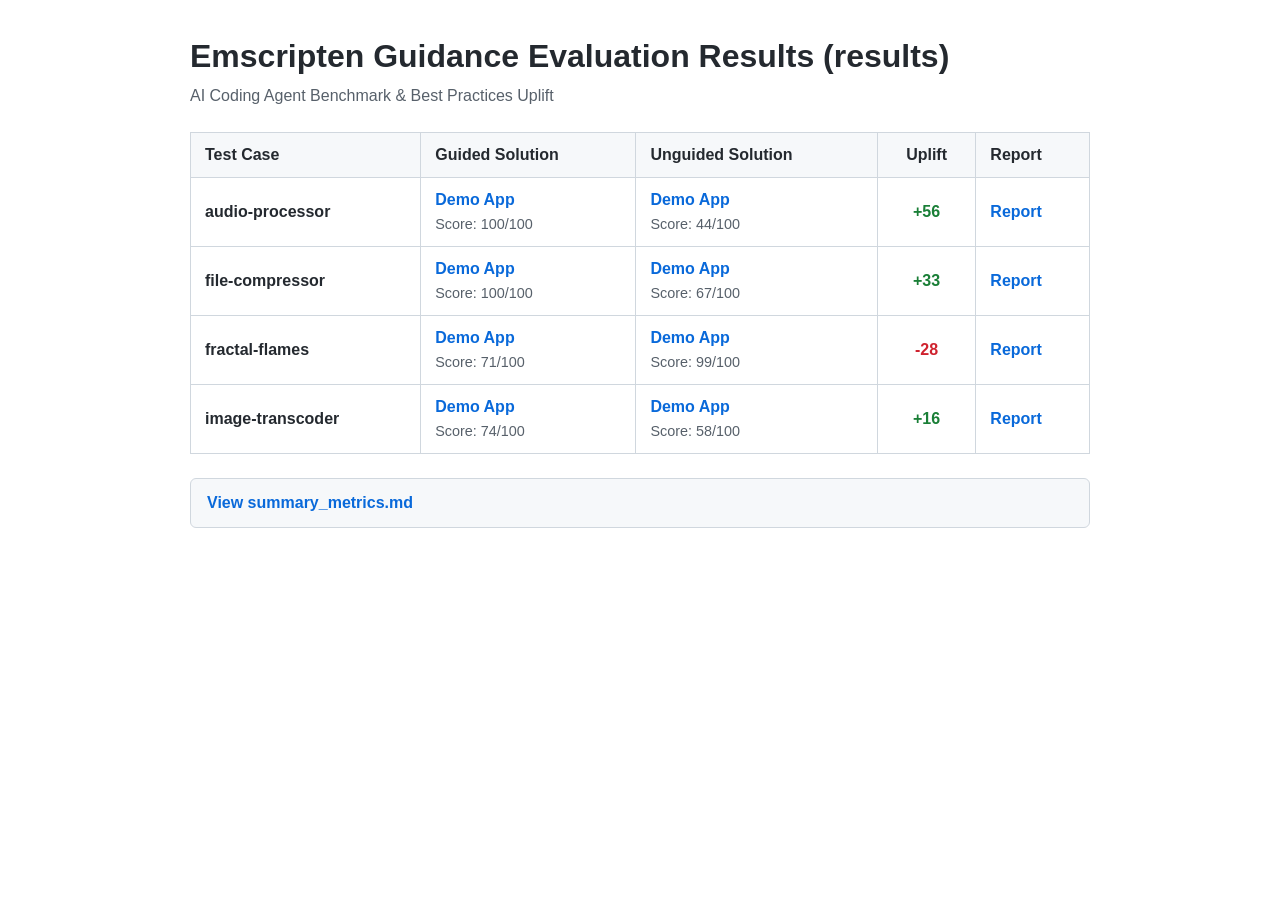
<file: results/index.html>
<!DOCTYPE html>
<html lang="en">
<head>
  <meta charset="UTF-8">
  <meta name="viewport" content="width=device-width, initial-scale=1.0">
  <title>Emscripten Guidance Evaluation Results (results)</title>
  <style>
    body {
      font-family: -apple-system, BlinkMacSystemFont, "Segoe UI", Roboto, Helvetica, Arial, sans-serif;
      max-width: 900px;
      margin: 2rem auto;
      padding: 0 1rem;
      line-height: 1.5;
      color: #24292f;
    }
    @media (prefers-color-scheme: dark) {
      body {
        background-color: #0d1117;
        color: #c9d1d9;
      }
      table th {
        background-color: #161b22;
        border-color: #30363d;
      }
      table td {
        border-color: #30363d;
      }
      a {
        color: #58a6ff;
      }
      .links-bar {
        background-color: #161b22 !important;
        border-color: #30363d !important;
      }
    }
    h1 {
      margin-bottom: 0.25rem;
    }
    .subtitle {
      color: #57606a;
      margin-bottom: 1.5rem;
    }
    table {
      width: 100%;
      border-collapse: collapse;
      margin-top: 1rem;
    }
    th, td {
      border: 1px solid #d0d7de;
      padding: 10px 14px;
      text-align: left;
      vertical-align: middle;
    }
    th {
      background-color: #f6f8fa;
    }
    a {
      color: #0969da;
      text-decoration: none;
    }
    a:hover {
      text-decoration: underline;
    }
    .links-bar {
      margin-top: 1.5rem;
      padding: 12px 16px;
      background: #f6f8fa;
      border-radius: 6px;
      border: 1px solid #d0d7de;
    }
  </style>
</head>
<body>
  <h1>Emscripten Guidance Evaluation Results (results)</h1>
  <div class="subtitle">AI Coding Agent Benchmark & Best Practices Uplift</div>
  <table>
    <thead>
      <tr>
        <th>Test Case</th>
        <th>Guided Solution</th>
        <th>Unguided Solution</th>
        <th style="text-align: center;">Uplift</th>
        <th>Report</th>
      </tr>
    </thead>
    <tbody>
      <tr>
        <td><strong>audio-processor</strong></td>
        <td><a href="audio-processor/guided/index.html"><strong>Demo App</strong></a><br><span style="font-size: 0.9em; color: #57606a;">Score: 100/100</span></td>
        <td><a href="audio-processor/unguided/index.html"><strong>Demo App</strong></a><br><span style="font-size: 0.9em; color: #57606a;">Score: 44/100</span></td>
        <td style="text-align: center;"><span style="color: #1a7f37; font-weight: 600;">+56</span></td>
        <td><a href="audio-processor/evaluation_report.md"><strong>Report</strong></a></td>
      </tr>
      <tr>
        <td><strong>file-compressor</strong></td>
        <td><a href="file-compressor/guided/index.html"><strong>Demo App</strong></a><br><span style="font-size: 0.9em; color: #57606a;">Score: 100/100</span></td>
        <td><a href="file-compressor/unguided/index.html"><strong>Demo App</strong></a><br><span style="font-size: 0.9em; color: #57606a;">Score: 67/100</span></td>
        <td style="text-align: center;"><span style="color: #1a7f37; font-weight: 600;">+33</span></td>
        <td><a href="file-compressor/evaluation_report.md"><strong>Report</strong></a></td>
      </tr>
      <tr>
        <td><strong>fractal-flames</strong></td>
        <td><a href="fractal-flames/guided/index.html"><strong>Demo App</strong></a><br><span style="font-size: 0.9em; color: #57606a;">Score: 71/100</span></td>
        <td><a href="fractal-flames/unguided/index.html"><strong>Demo App</strong></a><br><span style="font-size: 0.9em; color: #57606a;">Score: 99/100</span></td>
        <td style="text-align: center;"><span style="color: #cf222e; font-weight: 600;">-28</span></td>
        <td><a href="fractal-flames/evaluation_report.md"><strong>Report</strong></a></td>
      </tr>
      <tr>
        <td><strong>image-transcoder</strong></td>
        <td><a href="image-transcoder/guided/index.html"><strong>Demo App</strong></a><br><span style="font-size: 0.9em; color: #57606a;">Score: 74/100</span></td>
        <td><a href="image-transcoder/unguided/index.html"><strong>Demo App</strong></a><br><span style="font-size: 0.9em; color: #57606a;">Score: 58/100</span></td>
        <td style="text-align: center;"><span style="color: #1a7f37; font-weight: 600;">+16</span></td>
        <td><a href="image-transcoder/evaluation_report.md"><strong>Report</strong></a></td>
      </tr>
    </tbody>
  </table>
  <div class="links-bar">
    <a href="summary_metrics.md"><strong>View summary_metrics.md</strong></a>
  </div>
</body>
</html>
</file>
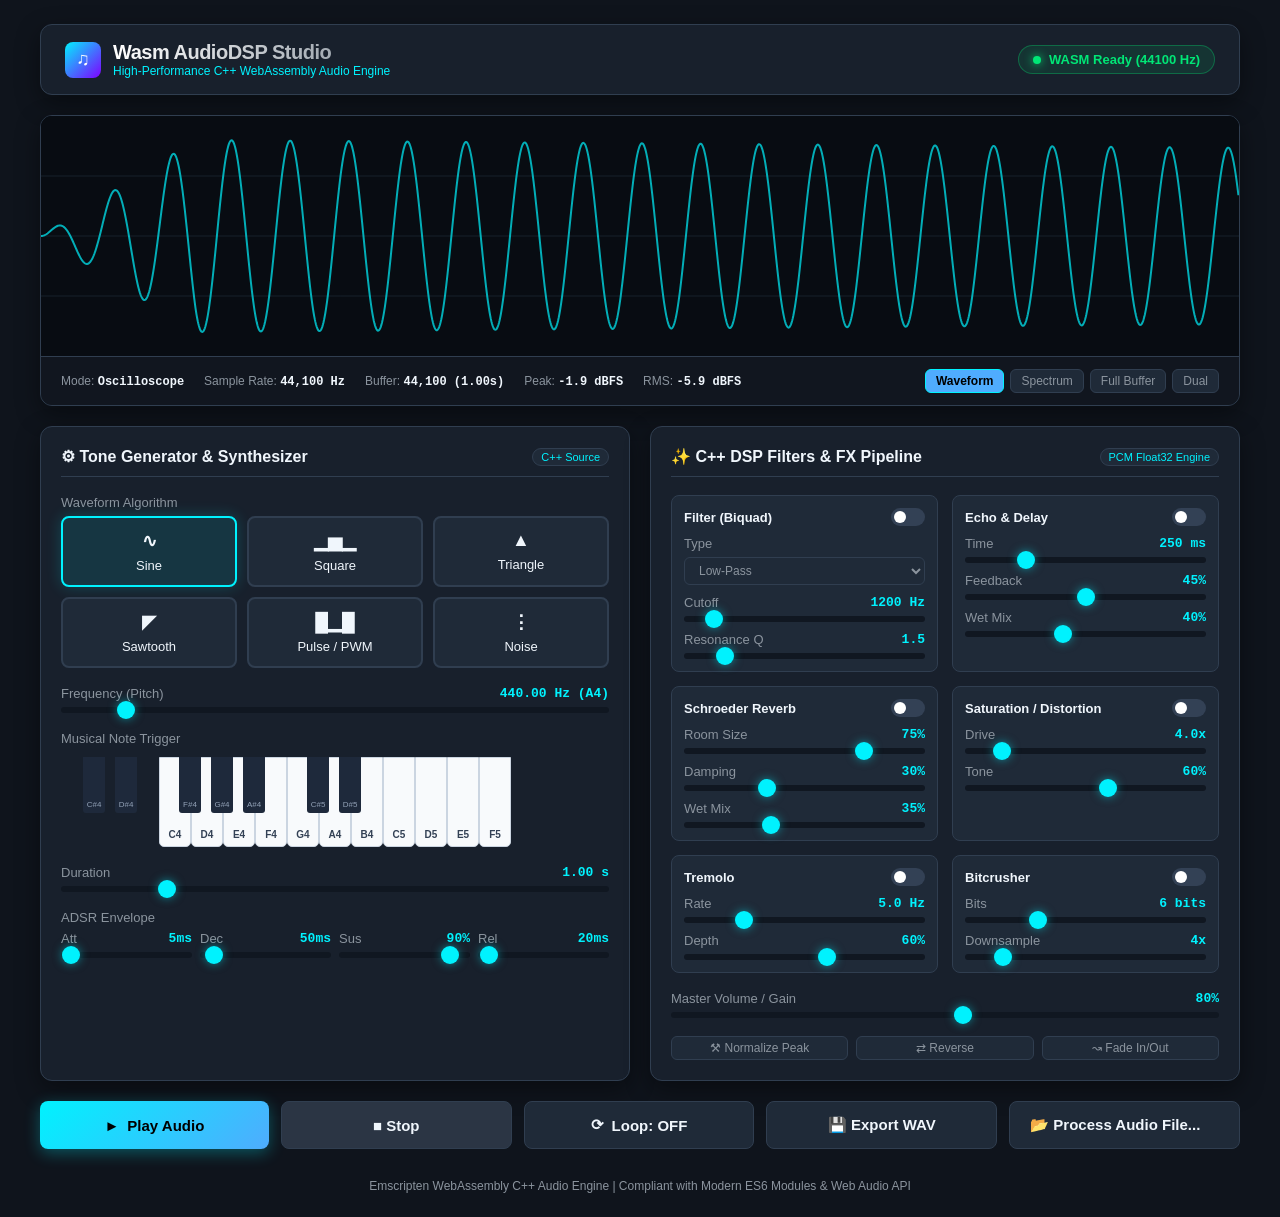
<file: results/audio-processor/guided/index.html>
<!DOCTYPE html>
<html lang="en">
<head>
  <meta charset="UTF-8">
  <meta name="viewport" content="width=device-width, initial-scale=1.0">
  <title>Wasm AudioDSP Studio - WebAssembly Tone Generator & Audio Processor</title>
  <style>
    :root {
      --bg-primary: #0f141c;
      --bg-secondary: #18202c;
      --bg-card: #1f2a38;
      --bg-card-hover: #263445;
      --accent-cyan: #00f2fe;
      --accent-blue: #4facfe;
      --accent-purple: #7f00ff;
      --accent-pink: #e100ff;
      --accent-green: #00e676;
      --accent-amber: #ffab00;
      --accent-red: #ff3d00;
      --text-main: #f0f6fc;
      --text-muted: #8b949e;
      --border-color: #303e50;
      --knob-bg: #151d27;
    }

    * {
      box-sizing: border-box;
      margin: 0;
      padding: 0;
      font-family: -apple-system, BlinkMacSystemFont, "Segoe UI", Roboto, Helvetica, Arial, sans-serif;
      -webkit-font-smoothing: antialiased;
    }

    body {
      background-color: var(--bg-primary);
      color: var(--text-main);
      min-height: 100vh;
      padding: 24px;
      display: flex;
      flex-direction: column;
      align-items: center;
    }

    .container {
      width: 100%;
      max-width: 1200px;
      display: flex;
      flex-direction: column;
      gap: 20px;
    }

    header {
      display: flex;
      justify-content: space-between;
      align-items: center;
      padding: 16px 24px;
      background: var(--bg-secondary);
      border-radius: 12px;
      border: 1px solid var(--border-color);
      box-shadow: 0 8px 24px rgba(0, 0, 0, 0.4);
    }

    .brand {
      display: flex;
      align-items: center;
      gap: 12px;
    }

    .logo-icon {
      width: 36px;
      height: 36px;
      background: linear-gradient(135deg, var(--accent-cyan), var(--accent-purple));
      border-radius: 8px;
      display: flex;
      align-items: center;
      justify-content: center;
      font-weight: 800;
      font-size: 18px;
      color: #fff;
    }

    .brand-title {
      font-size: 20px;
      font-weight: 700;
      letter-spacing: -0.5px;
      background: linear-gradient(90deg, #fff, var(--text-muted));
      -webkit-background-clip: text;
      -webkit-text-fill-color: transparent;
    }

    .brand-sub {
      font-size: 12px;
      color: var(--accent-cyan);
      font-weight: 500;
    }

    .status-badge {
      display: inline-flex;
      align-items: center;
      gap: 8px;
      padding: 6px 14px;
      border-radius: 20px;
      background: rgba(0, 230, 118, 0.1);
      border: 1px solid rgba(0, 230, 118, 0.3);
      color: var(--accent-green);
      font-size: 13px;
      font-weight: 600;
    }

    .status-dot {
      width: 8px;
      height: 8px;
      border-radius: 50%;
      background: var(--accent-green);
      box-shadow: 0 0 10px var(--accent-green);
    }

    .status-badge.loading {
      background: rgba(255, 171, 0, 0.1);
      border-color: rgba(255, 171, 0, 0.3);
      color: var(--accent-amber);
    }

    .status-badge.loading .status-dot {
      background: var(--accent-amber);
      box-shadow: 0 0 10px var(--accent-amber);
    }

    /* Visualizer Section */
    .visualizer-card {
      background: var(--bg-secondary);
      border-radius: 12px;
      border: 1px solid var(--border-color);
      overflow: hidden;
      box-shadow: 0 8px 24px rgba(0, 0, 0, 0.4);
      display: flex;
      flex-direction: column;
    }

    .canvas-container {
      position: relative;
      width: 100%;
      height: 240px;
      background: #080c12;
    }

    canvas {
      width: 100%;
      height: 100%;
      display: block;
    }

    .visualizer-toolbar {
      display: flex;
      justify-content: space-between;
      align-items: center;
      padding: 12px 20px;
      background: rgba(15, 20, 28, 0.8);
      border-top: 1px solid var(--border-color);
      flex-wrap: wrap;
      gap: 10px;
    }

    .stats-group {
      display: flex;
      gap: 20px;
      font-size: 12px;
      color: var(--text-muted);
    }

    .stats-item span {
      color: var(--text-main);
      font-weight: 600;
      font-family: monospace;
    }

    .vis-mode-buttons {
      display: flex;
      gap: 6px;
    }

    .btn-small {
      background: var(--bg-card);
      border: 1px solid var(--border-color);
      color: var(--text-muted);
      padding: 4px 10px;
      border-radius: 6px;
      font-size: 12px;
      cursor: pointer;
      transition: all 0.2s;
    }

    .btn-small:hover {
      background: var(--bg-card-hover);
      color: var(--text-main);
    }

    .btn-small.active {
      background: var(--accent-blue);
      border-color: var(--accent-cyan);
      color: #000;
      font-weight: 600;
    }

    /* Main Workspace Grid */
    .grid-layout {
      display: grid;
      grid-template-columns: 1fr 1fr;
      gap: 20px;
    }

    @media (max-width: 900px) {
      .grid-layout {
        grid-template-columns: 1fr;
      }
    }

    .panel {
      background: var(--bg-secondary);
      border-radius: 12px;
      border: 1px solid var(--border-color);
      padding: 20px;
      display: flex;
      flex-direction: column;
      gap: 18px;
      box-shadow: 0 8px 24px rgba(0, 0, 0, 0.4);
    }

    .panel-header {
      display: flex;
      justify-content: space-between;
      align-items: center;
      border-bottom: 1px solid var(--border-color);
      padding-bottom: 10px;
    }

    .panel-title {
      font-size: 16px;
      font-weight: 700;
      color: var(--text-main);
      display: flex;
      align-items: center;
      gap: 8px;
    }

    .panel-badge {
      font-size: 11px;
      padding: 2px 8px;
      border-radius: 12px;
      background: var(--bg-card);
      color: var(--accent-cyan);
      border: 1px solid var(--border-color);
    }

    /* Waveform Buttons */
    .waveform-selector {
      display: grid;
      grid-template-columns: repeat(3, 1fr);
      gap: 10px;
    }

    .wave-btn {
      background: var(--bg-card);
      border: 2px solid var(--border-color);
      border-radius: 8px;
      padding: 12px 8px;
      color: var(--text-main);
      display: flex;
      flex-direction: column;
      align-items: center;
      gap: 6px;
      cursor: pointer;
      transition: all 0.2s;
      font-size: 13px;
      font-weight: 500;
    }

    .wave-btn:hover {
      background: var(--bg-card-hover);
      border-color: #4a5c72;
    }

    .wave-btn.active {
      border-color: var(--accent-cyan);
      background: rgba(0, 242, 254, 0.1);
      box-shadow: 0 0 15px rgba(0, 242, 254, 0.2);
    }

    .wave-icon {
      font-size: 18px;
      font-weight: 700;
    }

    /* Controls & Sliders */
    .control-row {
      display: flex;
      flex-direction: column;
      gap: 6px;
    }

    .control-label {
      display: flex;
      justify-content: space-between;
      font-size: 13px;
      color: var(--text-muted);
    }

    .control-value {
      font-family: monospace;
      color: var(--accent-cyan);
      font-weight: 600;
    }

    input[type="range"] {
      -webkit-appearance: none;
      width: 100%;
      height: 6px;
      border-radius: 3px;
      background: #101721;
      outline: none;
    }

    input[type="range"]::-webkit-slider-thumb {
      -webkit-appearance: none;
      width: 18px;
      height: 18px;
      border-radius: 50%;
      background: var(--accent-cyan);
      cursor: pointer;
      box-shadow: 0 0 10px rgba(0, 242, 254, 0.5);
      transition: transform 0.1s;
    }

    input[type="range"]::-webkit-slider-thumb:hover {
      transform: scale(1.15);
    }

    /* Interactive Piano Keyboard */
    .keyboard-container {
      display: flex;
      justify-content: center;
      position: relative;
      height: 90px;
      margin-top: 5px;
      user-select: none;
    }

    .piano-key {
      cursor: pointer;
      position: relative;
      transition: background 0.1s;
    }

    .white-key {
      width: 32px;
      height: 90px;
      background: #f8fafc;
      border: 1px solid #cbd5e1;
      border-radius: 0 0 5px 5px;
      z-index: 1;
      display: flex;
      align-items: flex-end;
      justify-content: center;
      padding-bottom: 6px;
      font-size: 10px;
      font-weight: 600;
      color: #334155;
    }

    .white-key:active, .white-key.active {
      background: #93c5fd;
    }

    .black-key {
      width: 22px;
      height: 56px;
      background: #1e293b;
      position: absolute;
      z-index: 2;
      border-radius: 0 0 3px 3px;
      display: flex;
      align-items: flex-end;
      justify-content: center;
      padding-bottom: 4px;
      font-size: 8px;
      color: #94a3b8;
    }

    .black-key:active, .black-key.active {
      background: var(--accent-blue);
      color: #000;
    }

    /* Effect Cards Subgrid */
    .effects-subgrid {
      display: grid;
      grid-template-columns: 1fr 1fr;
      gap: 14px;
    }

    .effect-box {
      background: var(--bg-card);
      border: 1px solid var(--border-color);
      border-radius: 8px;
      padding: 12px;
      display: flex;
      flex-direction: column;
      gap: 10px;
    }

    .effect-box-header {
      display: flex;
      justify-content: space-between;
      align-items: center;
    }

    .effect-name {
      font-size: 13px;
      font-weight: 600;
      color: var(--text-main);
    }

    .toggle-switch {
      position: relative;
      display: inline-block;
      width: 34px;
      height: 18px;
    }

    .toggle-switch input {
      opacity: 0;
      width: 0;
      height: 0;
    }

    .toggle-slider {
      position: absolute;
      cursor: pointer;
      top: 0;
      left: 0;
      right: 0;
      bottom: 0;
      background-color: #334155;
      transition: .3s;
      border-radius: 18px;
    }

    .toggle-slider:before {
      position: absolute;
      content: "";
      height: 12px;
      width: 12px;
      left: 3px;
      bottom: 3px;
      background-color: white;
      transition: .3s;
      border-radius: 50%;
    }

    input:checked + .toggle-slider {
      background-color: var(--accent-green);
    }

    input:checked + .toggle-slider:before {
      transform: translateX(16px);
    }

    /* Master Action Controls */
    .master-controls {
      display: flex;
      gap: 12px;
      flex-wrap: wrap;
    }

    .btn {
      flex: 1;
      min-width: 140px;
      padding: 14px 20px;
      border-radius: 8px;
      font-size: 15px;
      font-weight: 700;
      cursor: pointer;
      border: none;
      display: flex;
      align-items: center;
      justify-content: center;
      gap: 8px;
      transition: all 0.2s;
    }

    .btn-play {
      background: linear-gradient(135deg, var(--accent-cyan), var(--accent-blue));
      color: #000;
      box-shadow: 0 4px 16px rgba(0, 242, 254, 0.3);
    }

    .btn-play:hover {
      box-shadow: 0 6px 20px rgba(0, 242, 254, 0.5);
      transform: translateY(-1px);
    }

    .btn-stop {
      background: #2b3544;
      color: var(--text-main);
      border: 1px solid var(--border-color);
    }

    .btn-stop:hover {
      background: #38465a;
    }

    .btn-secondary {
      background: var(--bg-card);
      border: 1px solid var(--border-color);
      color: var(--text-main);
    }

    .btn-secondary:hover {
      background: var(--bg-card-hover);
      border-color: #4a5c72;
    }

    .file-input-wrapper {
      position: relative;
      overflow: hidden;
      display: inline-block;
    }

    .file-input-wrapper input[type="file"] {
      position: absolute;
      left: 0;
      top: 0;
      opacity: 0;
      width: 100%;
      height: 100%;
      cursor: pointer;
    }

    /* ADSR Graph Mini */
    .adsr-grid {
      display: grid;
      grid-template-columns: repeat(4, 1fr);
      gap: 8px;
    }

    /* Footer */
    footer {
      text-align: center;
      font-size: 12px;
      color: var(--text-muted);
      margin-top: 10px;
    }

    footer a {
      color: var(--accent-cyan);
      text-decoration: none;
    }
  </style>
</head>
<body>
  <div class="container">
    <!-- Header -->
    <header>
      <div class="brand">
        <div class="logo-icon">&#9835;</div>
        <div>
          <div class="brand-title">Wasm AudioDSP Studio</div>
          <div class="brand-sub">High-Performance C++ WebAssembly Audio Engine</div>
        </div>
      </div>
      <div id="statusBadge" class="status-badge loading">
        <div class="status-dot"></div>
        <span id="statusText">Initializing WASM Module...</span>
      </div>
    </header>

    <!-- Visualizer Section -->
    <div class="visualizer-card">
      <div class="canvas-container">
        <canvas id="visualizerCanvas"></canvas>
      </div>
      <div class="visualizer-toolbar">
        <div class="stats-group">
          <div class="stats-item">Mode: <span id="statMode">Oscilloscope</span></div>
          <div class="stats-item">Sample Rate: <span id="statSampleRate">44,100 Hz</span></div>
          <div class="stats-item">Buffer: <span id="statBufferLen">44,100 (1.00s)</span></div>
          <div class="stats-item">Peak: <span id="statPeak">-0.0 dBFS</span></div>
          <div class="stats-item">RMS: <span id="statRMS">-6.0 dBFS</span></div>
        </div>
        <div class="vis-mode-buttons">
          <button id="btnVisOsc" class="btn-small active">Waveform</button>
          <button id="btnVisFreq" class="btn-small">Spectrum</button>
          <button id="btnVisBuffer" class="btn-small">Full Buffer</button>
          <button id="btnVisDual" class="btn-small">Dual</button>
        </div>
      </div>
    </div>

    <!-- Main Workspace Grid -->
    <div class="grid-layout">
      <!-- Left Panel: Synthesis & Generator -->
      <div class="panel">
        <div class="panel-header">
          <div class="panel-title">&#9881; Tone Generator & Synthesizer</div>
          <div class="panel-badge">C++ Source</div>
        </div>

        <!-- Waveform Selection -->
        <div class="control-row">
          <div class="control-label"><span>Waveform Algorithm</span></div>
          <div class="waveform-selector">
            <button class="wave-btn active" data-type="SINE">
              <span class="wave-icon">&#8767;</span>
              <span>Sine</span>
            </button>
            <button class="wave-btn" data-type="SQUARE">
              <span class="wave-icon">&#9601;&#9605;&#9601;</span>
              <span>Square</span>
            </button>
            <button class="wave-btn" data-type="TRIANGLE">
              <span class="wave-icon">&#9650;</span>
              <span>Triangle</span>
            </button>
            <button class="wave-btn" data-type="SAWTOOTH">
              <span class="wave-icon">&#9700;</span>
              <span>Sawtooth</span>
            </button>
            <button class="wave-btn" data-type="PULSE">
              <span class="wave-icon">&#9608;&#9601;&#9608;</span>
              <span>Pulse / PWM</span>
            </button>
            <button class="wave-btn" data-type="NOISE">
              <span class="wave-icon">&#8942;</span>
              <span>Noise</span>
            </button>
          </div>
        </div>

        <!-- Frequency & Pitch Slider -->
        <div class="control-row">
          <div class="control-label">
            <span>Frequency (Pitch)</span>
            <span id="valFrequency" class="control-value">440.00 Hz (A4)</span>
          </div>
          <input type="range" id="sliderFrequency" min="20" max="4000" step="1" value="440">
        </div>

        <!-- Pulse Width (Conditional for Pulse Wave) -->
        <div class="control-row" id="pulseWidthRow" style="display: none;">
          <div class="control-label">
            <span>Pulse Width (Duty Cycle)</span>
            <span id="valPulseWidth" class="control-value">50%</span>
          </div>
          <input type="range" id="sliderPulseWidth" min="1" max="99" step="1" value="50">
        </div>

        <!-- Interactive Mini Piano Keyboard -->
        <div class="control-row">
          <div class="control-label"><span>Musical Note Trigger</span></div>
          <div class="keyboard-container" id="pianoKeyboard">
            <!-- Rendered by JS -->
          </div>
        </div>

        <!-- Tone Duration & Volume -->
        <div class="control-row">
          <div class="control-label">
            <span>Duration</span>
            <span id="valDuration" class="control-value">1.00 s</span>
          </div>
          <input type="range" id="sliderDuration" min="0.1" max="5.0" step="0.05" value="1.0">
        </div>

        <!-- ADSR Envelope -->
        <div class="control-row">
          <div class="control-label"><span>ADSR Envelope</span></div>
          <div class="adsr-grid">
            <div class="control-row">
              <div class="control-label"><span>Att</span><span id="valAttack" class="control-value">5ms</span></div>
              <input type="range" id="sliderAttack" min="0.001" max="0.5" step="0.005" value="0.005">
            </div>
            <div class="control-row">
              <div class="control-label"><span>Dec</span><span id="valDecay" class="control-value">50ms</span></div>
              <input type="range" id="sliderDecay" min="0.01" max="1.0" step="0.01" value="0.05">
            </div>
            <div class="control-row">
              <div class="control-label"><span>Sus</span><span id="valSustain" class="control-value">90%</span></div>
              <input type="range" id="sliderSustain" min="0.0" max="1.0" step="0.05" value="0.9">
            </div>
            <div class="control-row">
              <div class="control-label"><span>Rel</span><span id="valRelease" class="control-value">20ms</span></div>
              <input type="range" id="sliderRelease" min="0.005" max="1.0" step="0.01" value="0.02">
            </div>
          </div>
        </div>

      </div>

      <!-- Right Panel: C++ DSP Processing & Filters -->
      <div class="panel">
        <div class="panel-header">
          <div class="panel-title">&#10024; C++ DSP Filters & FX Pipeline</div>
          <div class="panel-badge">PCM Float32 Engine</div>
        </div>

        <div class="effects-subgrid">
          <!-- Biquad Filter FX -->
          <div class="effect-box">
            <div class="effect-box-header">
              <span class="effect-name">Filter (Biquad)</span>
              <label class="toggle-switch">
                <input type="checkbox" id="toggleFilter">
                <span class="toggle-slider"></span>
              </label>
            </div>
            <div class="control-row">
              <div class="control-label"><span>Type</span></div>
              <select id="selectFilterType" class="btn-small" style="width:100%; height:28px;">
                <option value="lowpass">Low-Pass</option>
                <option value="highpass">High-Pass</option>
                <option value="bandpass">Band-Pass</option>
              </select>
            </div>
            <div class="control-row">
              <div class="control-label"><span>Cutoff</span><span id="valCutoff" class="control-value">1200 Hz</span></div>
              <input type="range" id="sliderCutoff" min="50" max="12000" step="10" value="1200">
            </div>
            <div class="control-row">
              <div class="control-label"><span>Resonance Q</span><span id="valQ" class="control-value">1.5</span></div>
              <input type="range" id="sliderQ" min="0.1" max="10.0" step="0.1" value="1.5">
            </div>
          </div>

          <!-- Delay / Echo FX -->
          <div class="effect-box">
            <div class="effect-box-header">
              <span class="effect-name">Echo & Delay</span>
              <label class="toggle-switch">
                <input type="checkbox" id="toggleDelay">
                <span class="toggle-slider"></span>
              </label>
            </div>
            <div class="control-row">
              <div class="control-label"><span>Time</span><span id="valDelayTime" class="control-value">250 ms</span></div>
              <input type="range" id="sliderDelayTime" min="20" max="1000" step="10" value="250">
            </div>
            <div class="control-row">
              <div class="control-label"><span>Feedback</span><span id="valDelayFeedback" class="control-value">45%</span></div>
              <input type="range" id="sliderDelayFeedback" min="0" max="90" step="5" value="45">
            </div>
            <div class="control-row">
              <div class="control-label"><span>Wet Mix</span><span id="valDelayMix" class="control-value">40%</span></div>
              <input type="range" id="sliderDelayMix" min="0" max="100" step="5" value="40">
            </div>
          </div>

          <!-- Reverb FX -->
          <div class="effect-box">
            <div class="effect-box-header">
              <span class="effect-name">Schroeder Reverb</span>
              <label class="toggle-switch">
                <input type="checkbox" id="toggleReverb">
                <span class="toggle-slider"></span>
              </label>
            </div>
            <div class="control-row">
              <div class="control-label"><span>Room Size</span><span id="valReverbRoom" class="control-value">75%</span></div>
              <input type="range" id="sliderReverbRoom" min="10" max="95" step="5" value="75">
            </div>
            <div class="control-row">
              <div class="control-label"><span>Damping</span><span id="valReverbDamp" class="control-value">30%</span></div>
              <input type="range" id="sliderReverbDamp" min="0" max="90" step="5" value="30">
            </div>
            <div class="control-row">
              <div class="control-label"><span>Wet Mix</span><span id="valReverbMix" class="control-value">35%</span></div>
              <input type="range" id="sliderReverbMix" min="0" max="100" step="5" value="35">
            </div>
          </div>

          <!-- Distortion FX -->
          <div class="effect-box">
            <div class="effect-box-header">
              <span class="effect-name">Saturation / Distortion</span>
              <label class="toggle-switch">
                <input type="checkbox" id="toggleDistortion">
                <span class="toggle-slider"></span>
              </label>
            </div>
            <div class="control-row">
              <div class="control-label"><span>Drive</span><span id="valDistortionDrive" class="control-value">4.0x</span></div>
              <input type="range" id="sliderDistortionDrive" min="1.0" max="25.0" step="0.5" value="4.0">
            </div>
            <div class="control-row">
              <div class="control-label"><span>Tone</span><span id="valDistortionTone" class="control-value">60%</span></div>
              <input type="range" id="sliderDistortionTone" min="0" max="100" step="5" value="60">
            </div>
          </div>

          <!-- Tremolo FX -->
          <div class="effect-box">
            <div class="effect-box-header">
              <span class="effect-name">Tremolo</span>
              <label class="toggle-switch">
                <input type="checkbox" id="toggleTremolo">
                <span class="toggle-slider"></span>
              </label>
            </div>
            <div class="control-row">
              <div class="control-label"><span>Rate</span><span id="valTremoloRate" class="control-value">5.0 Hz</span></div>
              <input type="range" id="sliderTremoloRate" min="0.5" max="20.0" step="0.5" value="5.0">
            </div>
            <div class="control-row">
              <div class="control-label"><span>Depth</span><span id="valTremoloDepth" class="control-value">60%</span></div>
              <input type="range" id="sliderTremoloDepth" min="0" max="100" step="5" value="60">
            </div>
          </div>

          <!-- Bitcrusher FX -->
          <div class="effect-box">
            <div class="effect-box-header">
              <span class="effect-name">Bitcrusher</span>
              <label class="toggle-switch">
                <input type="checkbox" id="toggleBitcrusher">
                <span class="toggle-slider"></span>
              </label>
            </div>
            <div class="control-row">
              <div class="control-label"><span>Bits</span><span id="valBitDepth" class="control-value">6 bits</span></div>
              <input type="range" id="sliderBitDepth" min="2" max="16" step="1" value="6">
            </div>
            <div class="control-row">
              <div class="control-label"><span>Downsample</span><span id="valDownsample" class="control-value">4x</span></div>
              <input type="range" id="sliderDownsample" min="1" max="24" step="1" value="4">
            </div>
          </div>
        </div>

        <!-- Output Gain -->
        <div class="control-row">
          <div class="control-label">
            <span>Master Volume / Gain</span>
            <span id="valGain" class="control-value">80%</span>
          </div>
          <input type="range" id="sliderGain" min="0" max="150" step="1" value="80">
        </div>

        <!-- Buffer Utilities -->
        <div style="display: flex; gap: 8px; flex-wrap: wrap;">
          <button id="btnNormalize" class="btn-small" style="flex: 1;">&#9874; Normalize Peak</button>
          <button id="btnReverse" class="btn-small" style="flex: 1;">&#8644; Reverse</button>
          <button id="btnFade" class="btn-small" style="flex: 1;">&#8605; Fade In/Out</button>
        </div>
      </div>
    </div>

    <!-- Master Action Bar -->
    <div class="master-controls">
      <button id="btnPlay" class="btn btn-play">
        <span id="playIcon">&#9658;</span> <span id="playText">Play Audio</span>
      </button>
      <button id="btnStop" class="btn btn-stop">&#9632; Stop</button>
      <button id="btnLoop" class="btn btn-secondary">
        <span id="loopIcon">&#10227;</span> <span id="loopText">Loop: OFF</span>
      </button>
      <button id="btnExportWav" class="btn btn-secondary">&#128190; Export WAV</button>
      <div class="file-input-wrapper btn btn-secondary">
        <span>&#128194; Process Audio File...</span>
        <input type="file" id="fileUpload" accept="audio/*">
      </div>
    </div>

    <footer>
      Emscripten WebAssembly C++ Audio Engine | Compliant with Modern ES6 Modules &amp; Web Audio API
    </footer>
  </div>

  <!-- Application Logic (ES6 Module) -->
  <script type="module">
    import createModule from './module.mjs';

    // State Variables
    let Module = null;
    let audioProcessor = null;
    let audioCtx = null;
    let currentSourceNode = null;
    let analyserNode = null;
    let isPlaying = false;
    let isLooping = false;
    let currentWaveform = 'SINE';
    let currentVisMode = 'osc'; // 'osc', 'freq', 'buffer', 'dual'
    let rawLoadedBuffer = null; // Custom uploaded audio

    // Note table for piano keys
    const NOTE_FREQUENCIES = [
      { note: 'C4', freq: 261.63, isBlack: false },
      { note: 'C#4', freq: 277.18, isBlack: true, left: 22 },
      { note: 'D4', freq: 293.66, isBlack: false },
      { note: 'D#4', freq: 311.13, isBlack: true, left: 54 },
      { note: 'E4', freq: 329.63, isBlack: false },
      { note: 'F4', freq: 349.23, isBlack: false },
      { note: 'F#4', freq: 369.99, isBlack: true, left: 118 },
      { note: 'G4', freq: 392.00, isBlack: false },
      { note: 'G#4', freq: 415.30, isBlack: true, left: 150 },
      { note: 'A4', freq: 440.00, isBlack: false },
      { note: 'A#4', freq: 466.16, isBlack: true, left: 182 },
      { note: 'B4', freq: 493.88, isBlack: false },
      { note: 'C5', freq: 523.25, isBlack: false },
      { note: 'C#5', freq: 554.37, isBlack: true, left: 246 },
      { note: 'D5', freq: 587.33, isBlack: false },
      { note: 'D#5', freq: 622.25, isBlack: true, left: 278 },
      { note: 'E5', freq: 659.25, isBlack: false },
      { note: 'F5', freq: 698.46, isBlack: false }
    ];

    // DOM Elements
    const statusBadge = document.getElementById('statusBadge');
    const statusText = document.getElementById('statusText');
    const visualizerCanvas = document.getElementById('visualizerCanvas');
    const canvasCtx = visualizerCanvas.getContext('2d');
    const btnPlay = document.getElementById('btnPlay');
    const btnStop = document.getElementById('btnStop');
    const btnLoop = document.getElementById('btnLoop');
    const loopText = document.getElementById('loopText');
    const btnExportWav = document.getElementById('btnExportWav');
    const fileUpload = document.getElementById('fileUpload');

    // Controls
    const sliderFrequency = document.getElementById('sliderFrequency');
    const valFrequency = document.getElementById('valFrequency');
    const sliderPulseWidth = document.getElementById('sliderPulseWidth');
    const valPulseWidth = document.getElementById('valPulseWidth');
    const pulseWidthRow = document.getElementById('pulseWidthRow');
    const sliderDuration = document.getElementById('sliderDuration');
    const valDuration = document.getElementById('valDuration');
    const sliderGain = document.getElementById('sliderGain');
    const valGain = document.getElementById('valGain');

    // ADSR
    const sliderAttack = document.getElementById('sliderAttack');
    const valAttack = document.getElementById('valAttack');
    const sliderDecay = document.getElementById('sliderDecay');
    const valDecay = document.getElementById('valDecay');
    const sliderSustain = document.getElementById('sliderSustain');
    const valSustain = document.getElementById('valSustain');
    const sliderRelease = document.getElementById('sliderRelease');
    const valRelease = document.getElementById('valRelease');

    // Effects
    const toggleFilter = document.getElementById('toggleFilter');
    const selectFilterType = document.getElementById('selectFilterType');
    const sliderCutoff = document.getElementById('sliderCutoff');
    const valCutoff = document.getElementById('valCutoff');
    const sliderQ = document.getElementById('sliderQ');
    const valQ = document.getElementById('valQ');

    const toggleDelay = document.getElementById('toggleDelay');
    const sliderDelayTime = document.getElementById('sliderDelayTime');
    const valDelayTime = document.getElementById('valDelayTime');
    const sliderDelayFeedback = document.getElementById('sliderDelayFeedback');
    const valDelayFeedback = document.getElementById('valDelayFeedback');
    const sliderDelayMix = document.getElementById('sliderDelayMix');
    const valDelayMix = document.getElementById('valDelayMix');

    const toggleReverb = document.getElementById('toggleReverb');
    const sliderReverbRoom = document.getElementById('sliderReverbRoom');
    const valReverbRoom = document.getElementById('valReverbRoom');
    const sliderReverbDamp = document.getElementById('sliderReverbDamp');
    const valReverbDamp = document.getElementById('valReverbDamp');
    const sliderReverbMix = document.getElementById('sliderReverbMix');
    const valReverbMix = document.getElementById('valReverbMix');

    const toggleDistortion = document.getElementById('toggleDistortion');
    const sliderDistortionDrive = document.getElementById('sliderDistortionDrive');
    const valDistortionDrive = document.getElementById('valDistortionDrive');
    const sliderDistortionTone = document.getElementById('sliderDistortionTone');
    const valDistortionTone = document.getElementById('valDistortionTone');

    const toggleTremolo = document.getElementById('toggleTremolo');
    const sliderTremoloRate = document.getElementById('sliderTremoloRate');
    const valTremoloRate = document.getElementById('valTremoloRate');
    const sliderTremoloDepth = document.getElementById('sliderTremoloDepth');
    const valTremoloDepth = document.getElementById('valTremoloDepth');

    const toggleBitcrusher = document.getElementById('toggleBitcrusher');
    const sliderBitDepth = document.getElementById('sliderBitDepth');
    const valBitDepth = document.getElementById('valBitDepth');
    const sliderDownsample = document.getElementById('sliderDownsample');
    const valDownsample = document.getElementById('valDownsample');

    // Stats
    const statMode = document.getElementById('statMode');
    const statSampleRate = document.getElementById('statSampleRate');
    const statBufferLen = document.getElementById('statBufferLen');
    const statPeak = document.getElementById('statPeak');
    const statRMS = document.getElementById('statRMS');

    // Initialize Web Audio & WASM
    async function init() {
      try {
        const AudioContextClass = window.AudioContext || window.webkitAudioContext;
        audioCtx = new AudioContextClass();

        Module = await createModule();
        audioProcessor = new Module.AudioProcessor(audioCtx.sampleRate);

        statusBadge.classList.remove('loading');
        statusText.textContent = `WASM Ready (${audioCtx.sampleRate} Hz)`;
        statSampleRate.textContent = `${audioCtx.sampleRate.toLocaleString()} Hz`;

        buildPianoKeyboard();
        setupEventListeners();
        resizeCanvas();
        window.addEventListener('resize', resizeCanvas);

        generateAndRenderAudio();
        requestAnimationFrame(renderVisualizer);
      } catch (err) {
        console.error('Failed to initialize Audio Processor:', err);
        statusBadge.classList.add('loading');
        statusText.textContent = 'WASM Initialization Error';
      }
    }

    function buildPianoKeyboard() {
      const container = document.getElementById('pianoKeyboard');
      container.innerHTML = '';

      NOTE_FREQUENCIES.forEach(item => {
        const key = document.createElement('div');
        key.className = item.isBlack ? 'piano-key black-key' : 'piano-key white-key';
        key.textContent = item.note;
        if (item.isBlack && item.left !== undefined) {
          key.style.left = `${item.left}px`;
        }

        key.addEventListener('mousedown', () => {
          sliderFrequency.value = Math.round(item.freq);
          updateFrequencyLabel();
          key.classList.add('active');
          generateAndRenderAudio();
          playAudio();
        });

        key.addEventListener('mouseup', () => {
          key.classList.remove('active');
        });

        key.addEventListener('mouseleave', () => {
          key.classList.remove('active');
        });

        container.appendChild(key);
      });
    }

    // Process C++ DSP Pipeline on the buffer
    function generateAndRenderAudio() {
      if (!audioProcessor || !Module) return;

      const sampleRate = audioCtx.sampleRate;
      const freq = parseFloat(sliderFrequency.value);
      const duration = parseFloat(sliderDuration.value);
      const volume = parseFloat(sliderGain.value) / 100.0;
      const pulseWidth = parseFloat(sliderPulseWidth.value) / 100.0;

      const att = parseFloat(sliderAttack.value);
      const dec = parseFloat(sliderDecay.value);
      const sus = parseFloat(sliderSustain.value);
      const rel = parseFloat(sliderRelease.value);

      if (rawLoadedBuffer) {
        // Use custom loaded audio
        audioProcessor.setSamples(rawLoadedBuffer);
      } else {
        // Generate waveform in C++
        const waveEnum = Module.WaveformType[currentWaveform] || Module.WaveformType.SINE;
        audioProcessor.generateToneWithEnvelope(waveEnum, freq, duration, volume, att, dec, sus, rel, pulseWidth);
      }

      // Apply C++ DSP Effects Pipeline
      if (toggleFilter.checked) {
        const cutoff = parseFloat(sliderCutoff.value);
        const q = parseFloat(sliderQ.value);
        const fType = selectFilterType.value;
        if (fType === 'lowpass') audioProcessor.applyLowPass(cutoff, q);
        else if (fType === 'highpass') audioProcessor.applyHighPass(cutoff, q);
        else if (fType === 'bandpass') audioProcessor.applyBandPass(cutoff, q);
      }

      if (toggleDistortion.checked) {
        const drive = parseFloat(sliderDistortionDrive.value);
        const tone = parseFloat(sliderDistortionTone.value) / 100.0;
        audioProcessor.applyDistortion(drive, tone);
      }

      if (toggleBitcrusher.checked) {
        const bits = parseInt(sliderBitDepth.value, 10);
        const downsample = parseInt(sliderDownsample.value, 10);
        audioProcessor.applyBitcrusher(bits, downsample);
      }

      if (toggleTremolo.checked) {
        const rate = parseFloat(sliderTremoloRate.value);
        const depth = parseFloat(sliderTremoloDepth.value) / 100.0;
        audioProcessor.applyTremolo(rate, depth);
      }

      if (toggleDelay.checked) {
        const dTime = parseFloat(sliderDelayTime.value) / 1000.0;
        const feedback = parseFloat(sliderDelayFeedback.value) / 100.0;
        const wet = parseFloat(sliderDelayMix.value) / 100.0;
        audioProcessor.applyDelay(dTime, feedback, wet);
      }

      if (toggleReverb.checked) {
        const room = parseFloat(sliderReverbRoom.value) / 100.0;
        const damp = parseFloat(sliderReverbDamp.value) / 100.0;
        const wet = parseFloat(sliderReverbMix.value) / 100.0;
        audioProcessor.applyReverb(room, damp, wet);
      }

      // Update Audio Stats
      const count = audioProcessor.getSampleCount();
      const peak = audioProcessor.getPeakAmplitude();
      const rms = audioProcessor.getRMS();
      const peakDb = peak > 1e-5 ? (20 * Math.log10(peak)).toFixed(1) : '-inf';
      const rmsDb = rms > 1e-5 ? (20 * Math.log10(rms)).toFixed(1) : '-inf';

      statBufferLen.textContent = `${count.toLocaleString()} (${(count / sampleRate).toFixed(2)}s)`;
      statPeak.textContent = `${peakDb} dBFS`;
      statRMS.textContent = `${rmsDb} dBFS`;

      // If already playing in loop mode, update live audio
      if (isPlaying && isLooping) {
        playAudio();
      }
    }

    function playAudio() {
      if (!audioProcessor || !audioCtx) return;
      if (audioCtx.state === 'suspended') {
        audioCtx.resume();
      }

      stopAudio();

      const samples = audioProcessor.getSamples();
      if (samples.length === 0) return;

      const audioBuffer = audioCtx.createBuffer(1, samples.length, audioCtx.sampleRate);
      audioBuffer.getChannelData(0).set(samples);

      currentSourceNode = audioCtx.createBufferSource();
      currentSourceNode.buffer = audioBuffer;
      currentSourceNode.loop = isLooping;

      if (!analyserNode) {
        analyserNode = audioCtx.createAnalyser();
        analyserNode.fftSize = 2048;
        analyserNode.smoothingTimeConstant = 0.8;
      }

      currentSourceNode.connect(analyserNode);
      analyserNode.connect(audioCtx.destination);

      currentSourceNode.onended = () => {
        if (!isLooping) {
          isPlaying = false;
          updatePlayButtonState();
        }
      };

      currentSourceNode.start();
      isPlaying = true;
      updatePlayButtonState();
    }

    function stopAudio() {
      if (currentSourceNode) {
        try {
          currentSourceNode.stop();
          currentSourceNode.disconnect();
        } catch (e) {}
        currentSourceNode = null;
      }
      isPlaying = false;
      updatePlayButtonState();
    }

    function updatePlayButtonState() {
      if (isPlaying) {
        btnPlay.innerHTML = '<span>&#9646;&#9646;</span> <span>Playing...</span>';
        btnPlay.style.background = 'linear-gradient(135deg, var(--accent-green), var(--accent-cyan))';
      } else {
        btnPlay.innerHTML = '<span id="playIcon">&#9658;</span> <span id="playText">Play Audio</span>';
        btnPlay.style.background = 'linear-gradient(135deg, var(--accent-cyan), var(--accent-blue))';
      }
    }

    function updateFrequencyLabel() {
      const f = parseFloat(sliderFrequency.value);
      // Find nearest note
      let closest = NOTE_FREQUENCIES[0];
      let minDiff = Math.abs(f - closest.freq);
      for (const n of NOTE_FREQUENCIES) {
        const diff = Math.abs(f - n.freq);
        if (diff < minDiff) {
          minDiff = diff;
          closest = n;
        }
      }
      valFrequency.textContent = `${f.toFixed(1)} Hz (${closest.note})`;
    }

    function resizeCanvas() {
      const rect = visualizerCanvas.parentElement.getBoundingClientRect();
      const dpr = window.devicePixelRatio || 1;
      visualizerCanvas.width = rect.width * dpr;
      visualizerCanvas.height = rect.height * dpr;
      canvasCtx.scale(dpr, dpr);
    }

    // High-performance canvas visualizer
    function renderVisualizer() {
      requestAnimationFrame(renderVisualizer);

      const width = visualizerCanvas.clientWidth;
      const height = visualizerCanvas.clientHeight;
      if (!width || !height) return;

      // Dark background with subtle persistence
      canvasCtx.fillStyle = '#080c12';
      canvasCtx.fillRect(0, 0, width, height);

      // Grid Lines
      canvasCtx.strokeStyle = 'rgba(48, 62, 80, 0.4)';
      canvasCtx.lineWidth = 1;
      canvasCtx.beginPath();
      // Center zero line
      canvasCtx.moveTo(0, height / 2);
      canvasCtx.lineTo(width, height / 2);
      // Top & bottom gridlines
      canvasCtx.moveTo(0, height * 0.25);
      canvasCtx.lineTo(width, height * 0.25);
      canvasCtx.moveTo(0, height * 0.75);
      canvasCtx.lineTo(width, height * 0.75);
      canvasCtx.stroke();

      if (currentVisMode === 'buffer') {
        // Draw complete static buffer
        if (!audioProcessor) return;
        const samples = audioProcessor.getSamples();
        if (!samples || samples.length === 0) return;

        canvasCtx.lineWidth = 2;
        canvasCtx.strokeStyle = '#00f2fe';
        canvasCtx.beginPath();

        const step = Math.max(1, Math.floor(samples.length / width));
        for (let x = 0; x < width; x++) {
          const sampleIdx = Math.min(samples.length - 1, x * step);
          const val = samples[sampleIdx];
          const y = (1 - val) * 0.5 * height;
          if (x === 0) canvasCtx.moveTo(x, y);
          else canvasCtx.lineTo(x, y);
        }
        canvasCtx.stroke();
        return;
      }

      if (!analyserNode || !isPlaying) {
        // Static preview if audio not active
        if (audioProcessor) {
          const samples = audioProcessor.getSamples();
          if (samples && samples.length > 0) {
            canvasCtx.lineWidth = 2;
            canvasCtx.strokeStyle = 'rgba(0, 242, 254, 0.7)';
            canvasCtx.beginPath();
            const sliceLen = Math.min(samples.length, 2048);
            for (let i = 0; i < sliceLen; i++) {
              const x = (i / sliceLen) * width;
              const y = (1 - samples[i]) * 0.5 * height;
              if (i === 0) canvasCtx.moveTo(x, y);
              else canvasCtx.lineTo(x, y);
            }
            canvasCtx.stroke();
          }
        }
        return;
      }

      // Live Audio Visualization
      if (currentVisMode === 'osc' || currentVisMode === 'dual') {
        const timeData = new Float32Array(analyserNode.fftSize);
        analyserNode.getFloatTimeDomainData(timeData);

        const drawHeight = currentVisMode === 'dual' ? height / 2 : height;
        canvasCtx.lineWidth = 2.5;
        canvasCtx.strokeStyle = '#00f2fe';
        canvasCtx.shadowBlur = 8;
        canvasCtx.shadowColor = '#00f2fe';
        canvasCtx.beginPath();

        const sliceWidth = width / timeData.length;
        let x = 0;

        for (let i = 0; i < timeData.length; i++) {
          const v = timeData[i];
          const y = (1 - v) * 0.5 * drawHeight;
          if (i === 0) canvasCtx.moveTo(x, y);
          else canvasCtx.lineTo(x, y);
          x += sliceWidth;
        }

        canvasCtx.stroke();
        canvasCtx.shadowBlur = 0;
      }

      if (currentVisMode === 'freq' || currentVisMode === 'dual') {
        const freqData = new Uint8Array(analyserNode.frequencyBinCount);
        analyserNode.getByteFrequencyData(freqData);

        const startY = currentVisMode === 'dual' ? height / 2 : 0;
        const drawHeight = currentVisMode === 'dual' ? height / 2 : height;

        const barCount = Math.min(64, freqData.length);
        const barWidth = (width / barCount) - 2;

        for (let i = 0; i < barCount; i++) {
          const binIndex = Math.floor(Math.pow(i / barCount, 2) * freqData.length);
          const value = freqData[binIndex];
          const barHeight = (value / 255) * (drawHeight - 10);
          const x = i * (barWidth + 2);
          const y = startY + drawHeight - barHeight;

          const grad = canvasCtx.createLinearGradient(x, y, x, startY + drawHeight);
          grad.addColorStop(0, '#e100ff');
          grad.addColorStop(0.5, '#4facfe');
          grad.addColorStop(1, '#00f2fe');

          canvasCtx.fillStyle = grad;
          canvasCtx.fillRect(x, y, barWidth, barHeight);
        }
      }
    }

    // Export WAV File (16-bit PCM RIFF)
    function exportWavFile() {
      if (!audioProcessor) return;
      const samples = audioProcessor.getSamples();
      if (!samples || samples.length === 0) {
        alert('No audio samples generated to export!');
        return;
      }

      const sampleRate = audioCtx.sampleRate;
      const numChannels = 1;
      const bytesPerSample = 2; // 16-bit PCM
      const dataSize = samples.length * bytesPerSample;
      const buffer = new ArrayBuffer(44 + dataSize);
      const view = new DataView(buffer);

      function writeString(offset, str) {
        for (let i = 0; i < str.length; i++) {
          view.setUint8(offset + i, str.charCodeAt(i));
        }
      }

      // RIFF header
      writeString(0, 'RIFF');
      view.setUint32(4, 36 + dataSize, true);
      writeString(8, 'WAVE');

      // fmt chunk
      writeString(12, 'fmt ');
      view.setUint32(16, 16, true);
      view.setUint16(20, 1, true); // PCM Format
      view.setUint16(22, numChannels, true);
      view.setUint32(24, sampleRate, true);
      view.setUint32(28, sampleRate * numChannels * bytesPerSample, true);
      view.setUint16(32, numChannels * bytesPerSample, true);
      view.setUint16(34, 16, true); // 16 bits per sample

      // data chunk
      writeString(36, 'data');
      view.setUint32(40, dataSize, true);

      // Write PCM Samples
      let offset = 44;
      for (let i = 0; i < samples.length; i++, offset += 2) {
        const s = Math.max(-1.0, Math.min(1.0, samples[i]));
        const intSample = s < 0 ? s * 0x8000 : s * 0x7FFF;
        view.setInt16(offset, intSample, true);
      }

      const blob = new Blob([buffer], { type: 'audio/wav' });
      const url = URL.createObjectURL(blob);
      const a = document.createElement('a');
      a.href = url;
      a.download = `wasm_audio_${currentWaveform.toLowerCase()}_${Math.round(sliderFrequency.value)}hz.wav`;
      a.click();
      URL.revokeObjectURL(url);
    }

    function setupEventListeners() {
      // Waveform buttons
      document.querySelectorAll('.wave-btn').forEach(btn => {
        btn.addEventListener('click', () => {
          document.querySelectorAll('.wave-btn').forEach(b => b.classList.remove('active'));
          btn.classList.add('active');
          currentWaveform = btn.dataset.type;
          rawLoadedBuffer = null;
          pulseWidthRow.style.display = currentWaveform === 'PULSE' ? 'flex' : 'none';
          generateAndRenderAudio();
        });
      });

      // Frequency Slider
      sliderFrequency.addEventListener('input', () => {
        updateFrequencyLabel();
        generateAndRenderAudio();
      });

      // Pulse Width
      sliderPulseWidth.addEventListener('input', () => {
        valPulseWidth.textContent = `${sliderPulseWidth.value}%`;
        generateAndRenderAudio();
      });

      // Duration
      sliderDuration.addEventListener('input', () => {
        valDuration.textContent = `${parseFloat(sliderDuration.value).toFixed(2)} s`;
        generateAndRenderAudio();
      });

      // Master Gain
      sliderGain.addEventListener('input', () => {
        valGain.textContent = `${sliderGain.value}%`;
        generateAndRenderAudio();
      });

      // ADSR
      sliderAttack.addEventListener('input', () => {
        valAttack.textContent = `${Math.round(sliderAttack.value * 1000)}ms`;
        generateAndRenderAudio();
      });
      sliderDecay.addEventListener('input', () => {
        valDecay.textContent = `${Math.round(sliderDecay.value * 1000)}ms`;
        generateAndRenderAudio();
      });
      sliderSustain.addEventListener('input', () => {
        valSustain.textContent = `${Math.round(sliderSustain.value * 100)}%`;
        generateAndRenderAudio();
      });
      sliderRelease.addEventListener('input', () => {
        valRelease.textContent = `${Math.round(sliderRelease.value * 1000)}ms`;
        generateAndRenderAudio();
      });

      // Filters
      toggleFilter.addEventListener('change', generateAndRenderAudio);
      selectFilterType.addEventListener('change', generateAndRenderAudio);
      sliderCutoff.addEventListener('input', () => {
        valCutoff.textContent = `${sliderCutoff.value} Hz`;
        generateAndRenderAudio();
      });
      sliderQ.addEventListener('input', () => {
        valQ.textContent = parseFloat(sliderQ.value).toFixed(1);
        generateAndRenderAudio();
      });

      // Delay
      toggleDelay.addEventListener('change', generateAndRenderAudio);
      sliderDelayTime.addEventListener('input', () => {
        valDelayTime.textContent = `${sliderDelayTime.value} ms`;
        generateAndRenderAudio();
      });
      sliderDelayFeedback.addEventListener('input', () => {
        valDelayFeedback.textContent = `${sliderDelayFeedback.value}%`;
        generateAndRenderAudio();
      });
      sliderDelayMix.addEventListener('input', () => {
        valDelayMix.textContent = `${sliderDelayMix.value}%`;
        generateAndRenderAudio();
      });

      // Reverb
      toggleReverb.addEventListener('change', generateAndRenderAudio);
      sliderReverbRoom.addEventListener('input', () => {
        valReverbRoom.textContent = `${sliderReverbRoom.value}%`;
        generateAndRenderAudio();
      });
      sliderReverbDamp.addEventListener('input', () => {
        valReverbDamp.textContent = `${sliderReverbDamp.value}%`;
        generateAndRenderAudio();
      });
      sliderReverbMix.addEventListener('input', () => {
        valReverbMix.textContent = `${sliderReverbMix.value}%`;
        generateAndRenderAudio();
      });

      // Distortion
      toggleDistortion.addEventListener('change', generateAndRenderAudio);
      sliderDistortionDrive.addEventListener('input', () => {
        valDistortionDrive.textContent = `${parseFloat(sliderDistortionDrive.value).toFixed(1)}x`;
        generateAndRenderAudio();
      });
      sliderDistortionTone.addEventListener('input', () => {
        valDistortionTone.textContent = `${sliderDistortionTone.value}%`;
        generateAndRenderAudio();
      });

      // Tremolo
      toggleTremolo.addEventListener('change', generateAndRenderAudio);
      sliderTremoloRate.addEventListener('input', () => {
        valTremoloRate.textContent = `${parseFloat(sliderTremoloRate.value).toFixed(1)} Hz`;
        generateAndRenderAudio();
      });
      sliderTremoloDepth.addEventListener('input', () => {
        valTremoloDepth.textContent = `${sliderTremoloDepth.value}%`;
        generateAndRenderAudio();
      });

      // Bitcrusher
      toggleBitcrusher.addEventListener('change', generateAndRenderAudio);
      sliderBitDepth.addEventListener('input', () => {
        valBitDepth.textContent = `${sliderBitDepth.value} bits`;
        generateAndRenderAudio();
      });
      sliderDownsample.addEventListener('input', () => {
        valDownsample.textContent = `${sliderDownsample.value}x`;
        generateAndRenderAudio();
      });

      // Buffer Utils
      document.getElementById('btnNormalize').addEventListener('click', () => {
        if (audioProcessor) {
          audioProcessor.normalize(0.95);
          generateAndRenderAudio();
        }
      });
      document.getElementById('btnReverse').addEventListener('click', () => {
        if (audioProcessor) {
          audioProcessor.reverse();
          generateAndRenderAudio();
        }
      });
      document.getElementById('btnFade').addEventListener('click', () => {
        if (audioProcessor) {
          audioProcessor.fade(0.05, 0.05);
          generateAndRenderAudio();
        }
      });

      // Playback Controls
      btnPlay.addEventListener('click', () => {
        if (isPlaying) {
          stopAudio();
        } else {
          playAudio();
        }
      });

      btnStop.addEventListener('click', stopAudio);

      btnLoop.addEventListener('click', () => {
        isLooping = !isLooping;
        loopText.textContent = `Loop: ${isLooping ? 'ON' : 'OFF'}`;
        btnLoop.style.borderColor = isLooping ? 'var(--accent-cyan)' : 'var(--border-color)';
        if (currentSourceNode) {
          currentSourceNode.loop = isLooping;
        }
      });

      btnExportWav.addEventListener('click', exportWavFile);

      // File Upload
      fileUpload.addEventListener('change', async (e) => {
        const file = e.target.files[0];
        if (!file) return;

        try {
          const arrayBuffer = await file.arrayBuffer();
          const decoded = await audioCtx.decodeAudioData(arrayBuffer);
          rawLoadedBuffer = decoded.getChannelData(0);
          sliderDuration.value = Math.min(5.0, decoded.duration).toFixed(2);
          valDuration.textContent = `${sliderDuration.value} s`;
          document.querySelectorAll('.wave-btn').forEach(b => b.classList.remove('active'));
          generateAndRenderAudio();
          playAudio();
        } catch (err) {
          alert('Could not decode audio file: ' + err.message);
        }
      });

      // Visualizer Mode Buttons
      const modeButtons = [
        { id: 'btnVisOsc', mode: 'osc', label: 'Oscilloscope' },
        { id: 'btnVisFreq', mode: 'freq', label: 'Spectrum' },
        { id: 'btnVisBuffer', mode: 'buffer', label: 'Full Buffer' },
        { id: 'btnVisDual', mode: 'dual', label: 'Dual View' }
      ];

      modeButtons.forEach(btnInfo => {
        const el = document.getElementById(btnInfo.id);
        el.addEventListener('click', () => {
          modeButtons.forEach(b => document.getElementById(b.id).classList.remove('active'));
          el.classList.add('active');
          currentVisMode = btnInfo.mode;
          statMode.textContent = btnInfo.label;
        });
      });

      // Spacebar Play/Stop shortcut
      window.addEventListener('keydown', (e) => {
        if (e.code === 'Space' && e.target.tagName !== 'INPUT' && e.target.tagName !== 'SELECT') {
          e.preventDefault();
          if (isPlaying) stopAudio();
          else playAudio();
        }
      });
    }

    // Start App
    window.addEventListener('DOMContentLoaded', init);
  </script>
</body>
</html>
</file>
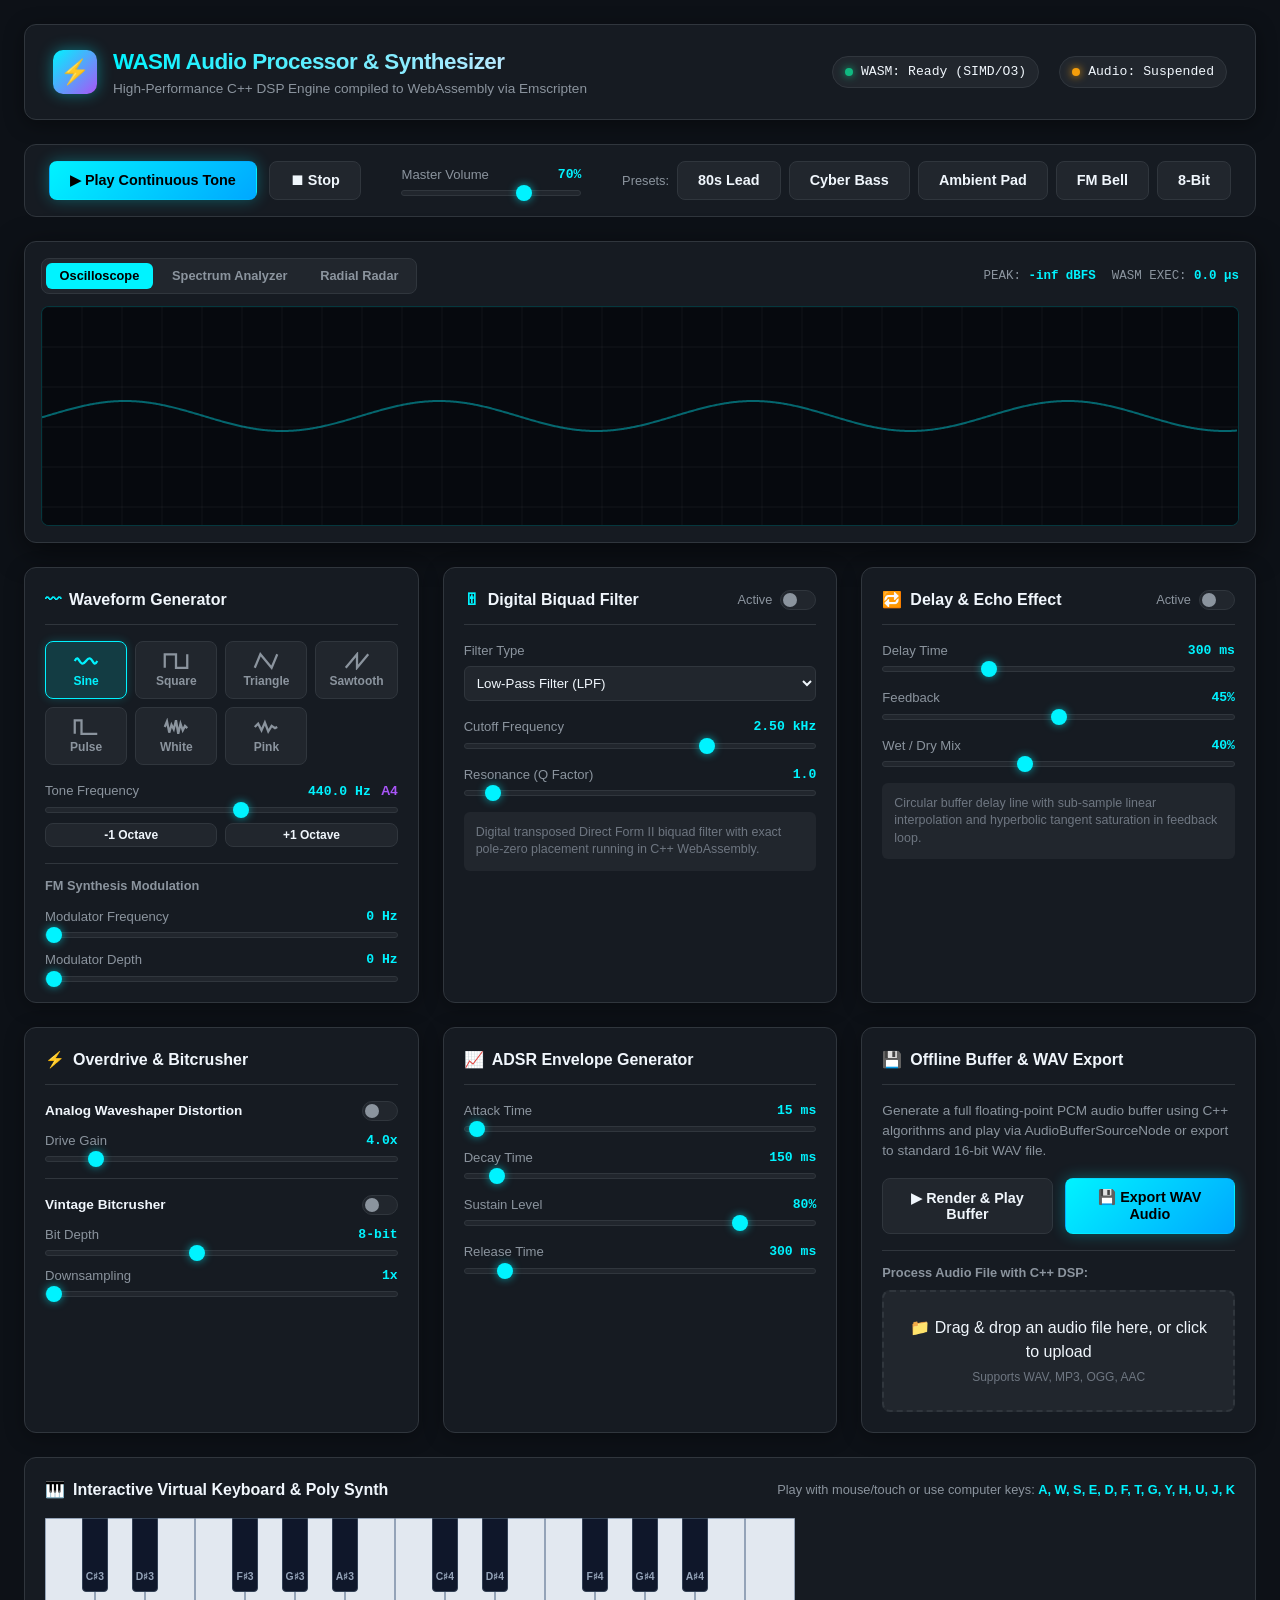
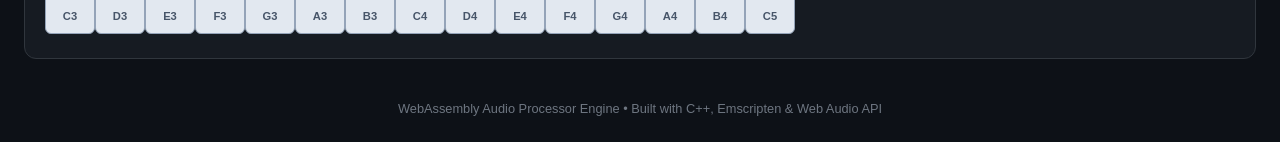
<file: results/audio-processor/unguided/index.html>
<!DOCTYPE html>
<html lang="en">
<head>
    <meta charset="UTF-8">
    <meta name="viewport" content="width=device-width, initial-scale=1.0">
    <title>WebAssembly Audio Waveform Processor & Tone Generator</title>
    <link rel="stylesheet" href="style.css">
</head>
<body>
    <div class="container">
        <!-- Header -->
        <header>
            <div class="brand-group">
                <div class="logo-badge">⚡</div>
                <div class="title-wrap">
                    <h1>WASM Audio Processor & Synthesizer</h1>
                    <p>High-Performance C++ DSP Engine compiled to WebAssembly via Emscripten</p>
                </div>
            </div>
            <div class="system-status">
                <div class="status-badge">
                    <span id="wasmDot" class="status-dot"></span>
                    <span id="wasmText">WASM: Initializing</span>
                </div>
                <div class="status-badge">
                    <span id="audioDot" class="status-dot"></span>
                    <span id="audioText">Audio: Suspended</span>
                </div>
            </div>
        </header>

        <!-- Master Toolbar -->
        <section class="master-bar">
            <div class="main-controls">
                <button id="playBtn" class="btn btn-primary">▶ Play Continuous Tone</button>
                <button id="stopBtn" class="btn btn-secondary">⏹ Stop</button>
            </div>
            <div class="master-sliders">
                <div class="control-row" style="min-width: 180px;">
                    <div class="control-label-row">
                        <span>Master Volume</span>
                        <span id="volumeVal" class="control-val">70%</span>
                    </div>
                    <input type="range" id="volumeSlider" min="0" max="1" step="0.01" value="0.7">
                </div>
            </div>
            <div class="presets-row">
                <span style="font-size: 0.8rem; color: var(--text-secondary); align-self: center;">Presets:</span>
                <button class="btn btn-secondary preset-btn" data-preset="synth_lead">80s Lead</button>
                <button class="btn btn-secondary preset-btn" data-preset="cyber_bass">Cyber Bass</button>
                <button class="btn btn-secondary preset-btn" data-preset="ambient_pad">Ambient Pad</button>
                <button class="btn btn-secondary preset-btn" data-preset="fm_bell">FM Bell</button>
                <button class="btn btn-secondary preset-btn" data-preset="chiptune">8-Bit</button>
            </div>
        </section>

        <!-- Canvas Visualizer Section -->
        <section class="visualizer-card">
            <div class="vis-header">
                <div class="vis-tabs">
                    <button class="vis-tab active" data-mode="oscilloscope">Oscilloscope</button>
                    <button class="vis-tab" data-mode="spectrum">Spectrum Analyzer</button>
                    <button class="vis-tab" data-mode="radial">Radial Radar</button>
                </div>
                <div class="vis-metrics">
                    <div>PEAK: <span id="metricPeak" class="metric-val">-inf dBFS</span></div>
                    <div>WASM EXEC: <span id="metricCpu" class="metric-val">0.0 µs</span></div>
                </div>
            </div>
            <div class="canvas-container">
                <canvas id="visCanvas"></canvas>
            </div>
        </section>

        <!-- Main DSP Grid -->
        <div class="grid-layout">
            <!-- 1. Waveform Generator Card -->
            <div class="card">
                <div class="card-header">
                    <div class="card-title">
                        <span class="icon">〰</span> Waveform Generator
                    </div>
                </div>

                <div class="wave-selector-grid">
                    <button class="wave-btn active" data-wave="0">
                        <svg viewBox="0 0 24 16"><path d="M2,8 C6,0 6,16 12,8 C18,0 18,16 22,8"/></svg>
                        Sine
                    </button>
                    <button class="wave-btn" data-wave="1">
                        <svg viewBox="0 0 24 16"><path d="M2,14 L2,2 L12,2 L12,14 L22,14 L22,2"/></svg>
                        Square
                    </button>
                    <button class="wave-btn" data-wave="2">
                        <svg viewBox="0 0 24 16"><path d="M2,14 L7,2 L17,14 L22,2"/></svg>
                        Triangle
                    </button>
                    <button class="wave-btn" data-wave="3">
                        <svg viewBox="0 0 24 16"><path d="M2,14 L12,2 L12,14 L22,2"/></svg>
                        Sawtooth
                    </button>
                    <button class="wave-btn" data-wave="6">
                        <svg viewBox="0 0 24 16"><path d="M2,14 L2,2 L8,2 L8,14 L22,14"/></svg>
                        Pulse
                    </button>
                    <button class="wave-btn" data-wave="4">
                        <svg viewBox="0 0 24 16"><path d="M2,8 L4,3 L6,13 L8,6 L10,10 L12,2 L14,14 L16,5 L18,11 L20,7 L22,9"/></svg>
                        White
                    </button>
                    <button class="wave-btn" data-wave="5">
                        <svg viewBox="0 0 24 16"><path d="M2,8 L5,5 L8,11 L11,4 L14,12 L17,7 L20,9 L22,8"/></svg>
                        Pink
                    </button>
                </div>

                <div class="control-row">
                    <div class="control-label-row">
                        <span>Tone Frequency</span>
                        <div>
                            <span id="freqVal" class="control-val">440.0 Hz</span>
                            <span id="noteName" style="color: var(--accent-purple); font-weight: bold; margin-left: 0.4rem;">A4</span>
                        </div>
                    </div>
                    <input type="range" id="freqSlider" min="0" max="1" step="0.001" value="0.560">
                    <div style="display: flex; gap: 0.5rem; margin-top: 0.25rem;">
                        <button id="octaveDown" class="btn btn-secondary" style="padding: 0.25rem 0.5rem; font-size: 0.75rem; flex: 1;">-1 Octave</button>
                        <button id="octaveUp" class="btn btn-secondary" style="padding: 0.25rem 0.5rem; font-size: 0.75rem; flex: 1;">+1 Octave</button>
                    </div>
                </div>

                <div id="pulseWidthControl" class="control-row" style="display: none;">
                    <div class="control-label-row">
                        <span>Pulse Width (PWM)</span>
                        <span id="pwVal" class="control-val">50%</span>
                    </div>
                    <input type="range" id="pwSlider" min="1" max="99" step="1" value="50">
                </div>

                <div style="border-top: 1px solid var(--border-color); padding-top: 0.75rem; display: flex; flex-direction: column; gap: 0.75rem;">
                    <span style="font-size: 0.8rem; font-weight: 600; color: var(--text-secondary);">FM Synthesis Modulation</span>
                    <div class="control-row">
                        <div class="control-label-row">
                            <span>Modulator Frequency</span>
                            <span id="fmFreqVal" class="control-val">0 Hz</span>
                        </div>
                        <input type="range" id="fmFreqSlider" min="0" max="1000" step="1" value="0">
                    </div>
                    <div class="control-row">
                        <div class="control-label-row">
                            <span>Modulator Depth</span>
                            <span id="fmDepthVal" class="control-val">0 Hz</span>
                        </div>
                        <input type="range" id="fmDepthSlider" min="0" max="1000" step="1" value="0">
                    </div>
                </div>
            </div>

            <!-- 2. Digital Biquad Filter Card -->
            <div class="card">
                <div class="card-header">
                    <div class="card-title">
                        <span class="icon">🎚</span> Digital Biquad Filter
                    </div>
                    <label class="toggle-switch">
                        <span>Active</span>
                        <input type="checkbox" id="filterToggle">
                    </label>
                </div>

                <div class="control-row">
                    <div class="control-label-row">
                        <span>Filter Type</span>
                    </div>
                    <select id="filterTypeSelect" style="background: var(--bg-card); color: var(--text-primary); border: 1px solid var(--border-color); padding: 0.5rem; border-radius: 6px; outline: none;">
                        <option value="0">Low-Pass Filter (LPF)</option>
                        <option value="1">High-Pass Filter (HPF)</option>
                        <option value="2">Band-Pass Filter (BPF)</option>
                        <option value="3">Notch Filter</option>
                    </select>
                </div>

                <div class="control-row">
                    <div class="control-label-row">
                        <span>Cutoff Frequency</span>
                        <span id="cutoffVal" class="control-val">2.50 kHz</span>
                    </div>
                    <input type="range" id="cutoffSlider" min="0" max="1" step="0.001" value="0.7">
                </div>

                <div class="control-row">
                    <div class="control-label-row">
                        <span>Resonance (Q Factor)</span>
                        <span id="qVal" class="control-val">1.0</span>
                    </div>
                    <input type="range" id="qSlider" min="0.1" max="15.0" step="0.1" value="1.0">
                </div>

                <div style="font-size: 0.78rem; color: var(--text-muted); background: var(--bg-card); padding: 0.75rem; border-radius: 6px; line-height: 1.4;">
                    Digital transposed Direct Form II biquad filter with exact pole-zero placement running in C++ WebAssembly.
                </div>
            </div>

            <!-- 3. Delay & Echo Effect Card -->
            <div class="card">
                <div class="card-header">
                    <div class="card-title">
                        <span class="icon">🔁</span> Delay & Echo Effect
                    </div>
                    <label class="toggle-switch">
                        <span>Active</span>
                        <input type="checkbox" id="delayToggle">
                    </label>
                </div>

                <div class="control-row">
                    <div class="control-label-row">
                        <span>Delay Time</span>
                        <span id="delayTimeVal" class="control-val">300 ms</span>
                    </div>
                    <input type="range" id="delayTimeSlider" min="10" max="1000" step="1" value="300">
                </div>

                <div class="control-row">
                    <div class="control-label-row">
                        <span>Feedback</span>
                        <span id="delayFeedbackVal" class="control-val">45%</span>
                    </div>
                    <input type="range" id="delayFeedbackSlider" min="0" max="90" step="1" value="45">
                </div>

                <div class="control-row">
                    <div class="control-label-row">
                        <span>Wet / Dry Mix</span>
                        <span id="delayMixVal" class="control-val">40%</span>
                    </div>
                    <input type="range" id="delayMixSlider" min="0" max="100" step="1" value="40">
                </div>

                <div style="font-size: 0.78rem; color: var(--text-muted); background: var(--bg-card); padding: 0.75rem; border-radius: 6px; line-height: 1.4;">
                    Circular buffer delay line with sub-sample linear interpolation and hyperbolic tangent saturation in feedback loop.
                </div>
            </div>

            <!-- 4. Distortion & Bitcrusher Card -->
            <div class="card">
                <div class="card-header">
                    <div class="card-title">
                        <span class="icon">⚡</span> Overdrive & Bitcrusher
                    </div>
                </div>

                <!-- Overdrive -->
                <div style="display: flex; flex-direction: column; gap: 0.6rem;">
                    <div style="display: flex; justify-content: space-between; align-items: center;">
                        <span style="font-size: 0.85rem; font-weight: 600; color: var(--text-primary);">Analog Waveshaper Distortion</span>
                        <label class="toggle-switch">
                            <input type="checkbox" id="distToggle">
                        </label>
                    </div>
                    <div class="control-row">
                        <div class="control-label-row">
                            <span>Drive Gain</span>
                            <span id="distDriveVal" class="control-val">4.0x</span>
                        </div>
                        <input type="range" id="distDriveSlider" min="1" max="25" step="0.5" value="4.0">
                    </div>
                </div>

                <hr style="border: none; border-top: 1px solid var(--border-color);">

                <!-- Bitcrusher -->
                <div style="display: flex; flex-direction: column; gap: 0.6rem;">
                    <div style="display: flex; justify-content: space-between; align-items: center;">
                        <span style="font-size: 0.85rem; font-weight: 600; color: var(--text-primary);">Vintage Bitcrusher</span>
                        <label class="toggle-switch">
                            <input type="checkbox" id="bitcrushToggle">
                        </label>
                    </div>
                    <div class="control-row">
                        <div class="control-label-row">
                            <span>Bit Depth</span>
                            <span id="bitDepthVal" class="control-val">8-bit</span>
                        </div>
                        <input type="range" id="bitDepthSlider" min="2" max="16" step="1" value="8">
                    </div>
                    <div class="control-row">
                        <div class="control-label-row">
                            <span>Downsampling</span>
                            <span id="downsampleVal" class="control-val">1x</span>
                        </div>
                        <input type="range" id="downsampleSlider" min="1" max="16" step="1" value="1">
                    </div>
                </div>
            </div>

            <!-- 5. ADSR Envelope Generator Card -->
            <div class="card">
                <div class="card-header">
                    <div class="card-title">
                        <span class="icon">📈</span> ADSR Envelope Generator
                    </div>
                </div>

                <div class="control-row">
                    <div class="control-label-row">
                        <span>Attack Time</span>
                        <span id="attackVal" class="control-val">15 ms</span>
                    </div>
                    <input type="range" id="attackSlider" min="1" max="1000" step="1" value="15">
                </div>

                <div class="control-row">
                    <div class="control-label-row">
                        <span>Decay Time</span>
                        <span id="decayVal" class="control-val">150 ms</span>
                    </div>
                    <input type="range" id="decaySlider" min="5" max="2000" step="5" value="150">
                </div>

                <div class="control-row">
                    <div class="control-label-row">
                        <span>Sustain Level</span>
                        <span id="sustainVal" class="control-val">80%</span>
                    </div>
                    <input type="range" id="sustainSlider" min="0" max="100" step="1" value="80">
                </div>

                <div class="control-row">
                    <div class="control-label-row">
                        <span>Release Time</span>
                        <span id="releaseVal" class="control-val">300 ms</span>
                    </div>
                    <input type="range" id="releaseSlider" min="10" max="3000" step="10" value="300">
                </div>
            </div>

            <!-- 6. One-Shot Buffer Generator & Export Card -->
            <div class="card">
                <div class="card-header">
                    <div class="card-title">
                        <span class="icon">💾</span> Offline Buffer & WAV Export
                    </div>
                </div>

                <p style="font-size: 0.85rem; color: var(--text-secondary);">
                    Generate a full floating-point PCM audio buffer using C++ algorithms and play via AudioBufferSourceNode or export to standard 16-bit WAV file.
                </p>

                <div style="display: flex; gap: 0.75rem; flex-wrap: wrap;">
                    <button id="renderBufferBtn" class="btn btn-secondary" style="flex: 1;">
                        ▶ Render & Play Buffer
                    </button>
                    <button id="exportWavBtn" class="btn btn-primary" style="flex: 1;">
                        💾 Export WAV Audio
                    </button>
                </div>

                <div style="border-top: 1px solid var(--border-color); padding-top: 0.75rem;">
                    <span style="font-size: 0.8rem; font-weight: 600; color: var(--text-secondary); display: block; margin-bottom: 0.5rem;">
                        Process Audio File with C++ DSP:
                    </span>
                    <input type="file" id="audioFileInput" accept="audio/*" style="display: none;">
                    <div id="dropzone" class="file-dropzone">
                        <p>📁 Drag & drop an audio file here, or click to upload</p>
                        <p style="font-size: 0.75rem; color: var(--text-muted); margin-top: 0.25rem;">
                            Supports WAV, MP3, OGG, AAC
                        </p>
                    </div>
                </div>
            </div>
        </div>

        <!-- Virtual Piano Keyboard -->
        <section class="keyboard-section">
            <div class="keyboard-controls">
                <div class="card-title">
                    <span class="icon">🎹</span> Interactive Virtual Keyboard & Poly Synth
                </div>
                <span style="font-size: 0.8rem; color: var(--text-secondary);">
                    Play with mouse/touch or use computer keys: <strong style="color: var(--accent-cyan);">A, W, S, E, D, F, T, G, Y, H, U, J, K</strong>
                </span>
            </div>
            <div id="pianoKeys" class="piano-keys"></div>
        </section>

        <!-- Footer -->
        <footer>
            <p>WebAssembly Audio Processor Engine • Built with C++, Emscripten & Web Audio API</p>
        </footer>
    </div>

    <!-- Application Script (ES Module) -->
    <script type="module" src="app.js"></script>
</body>
</html>
</file>
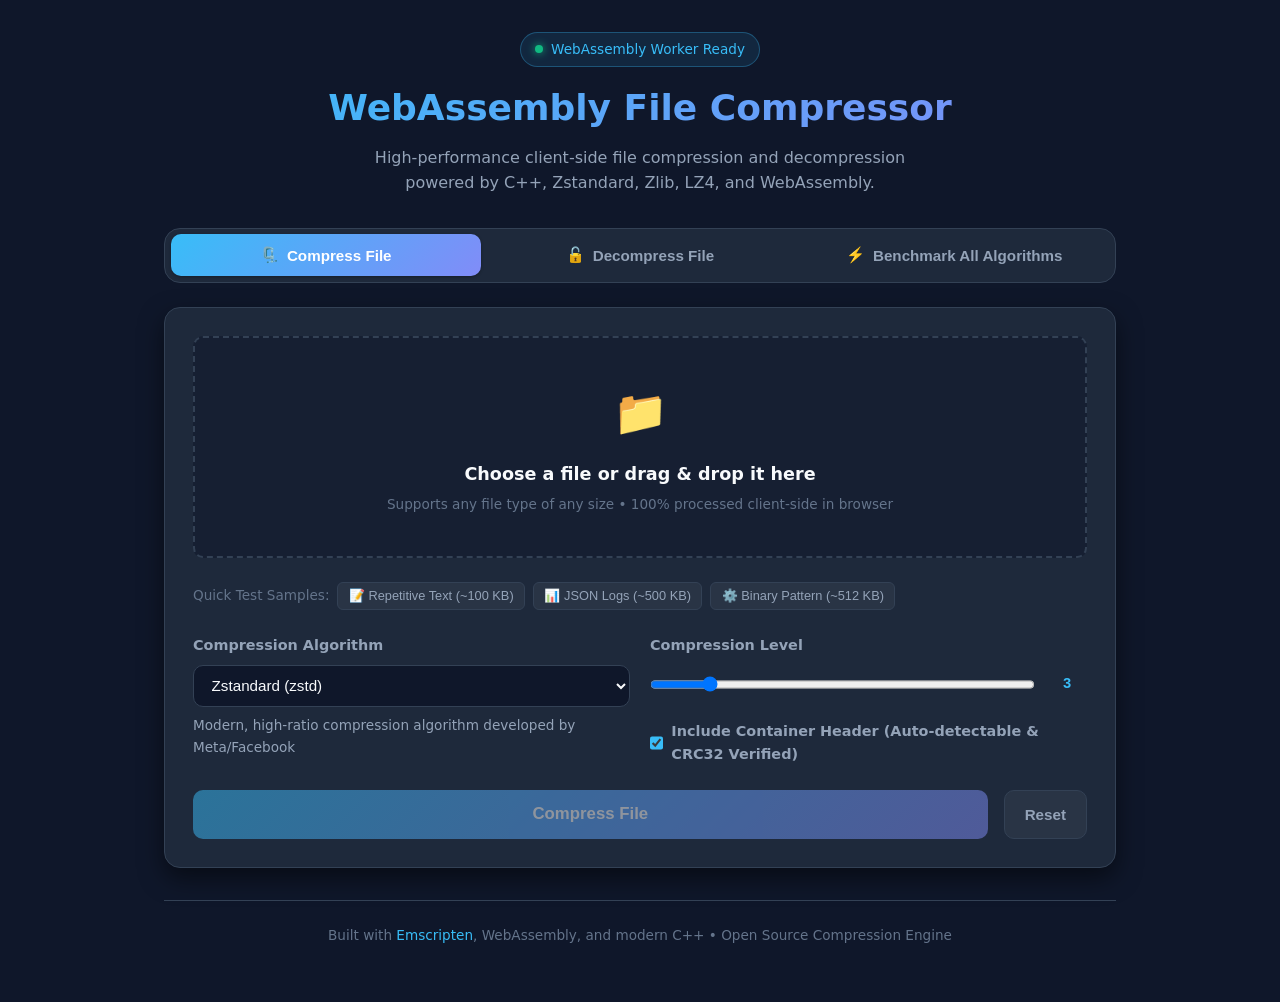
<file: results/file-compressor/guided/index.html>
<!DOCTYPE html>
<html lang="en">
<head>
  <meta charset="UTF-8">
  <meta name="viewport" content="width=device-width, initial-scale=1.0">
  <title>Wasm File Compressor & Decompressor</title>
  <link rel="stylesheet" href="style.css">
</head>
<body>
  <div class="container">
    <header>
      <div class="header-badge">
        <span id="statusDot" class="status-dot"></span>
        <span id="statusText">Initializing WebAssembly...</span>
      </div>
      <h1>WebAssembly File Compressor</h1>
      <p class="subtitle">High-performance client-side file compression and decompression powered by C++, Zstandard, Zlib, LZ4, and WebAssembly.</p>
    </header>

    <div class="tabs" role="tablist">
      <button id="tabCompress" class="tab-btn active" role="tab">
        <span>🗜️</span> Compress File
      </button>
      <button id="tabDecompress" class="tab-btn" role="tab">
        <span>🔓</span> Decompress File
      </button>
      <button id="tabBenchmark" class="tab-btn" role="tab">
        <span>⚡</span> Benchmark All Algorithms
      </button>
    </div>

    <div id="alertBox" class="alert">
      <span id="alertMsg"></span>
    </div>

    <div class="main-card">
      <!-- Drag and drop zone -->
      <div id="dropzone" class="dropzone">
        <div class="dropzone-icon">📁</div>
        <div class="dropzone-text">Choose a file or drag & drop it here</div>
        <div class="dropzone-hint">Supports any file type of any size • 100% processed client-side in browser</div>
        <input type="file" id="fileInput" class="file-input">
      </div>

      <!-- File info badge once uploaded -->
      <div id="fileInfoBox" class="file-info-box">
        <div class="file-details">
          <span class="file-icon">📄</span>
          <div>
            <div id="fileName" class="file-name">filename.ext</div>
            <div id="fileMeta" class="file-meta">0 B • text/plain</div>
          </div>
        </div>
        <button id="btnRemoveFile" class="btn-remove" title="Remove file">✕</button>
      </div>

      <!-- Quick sample file generator -->
      <div class="samples-bar">
        <span class="samples-label">Quick Test Samples:</span>
        <button id="btnSampleText" class="btn-sample" type="button">📝 Repetitive Text (~100 KB)</button>
        <button id="btnSampleJson" class="btn-sample" type="button">📊 JSON Logs (~500 KB)</button>
        <button id="btnSampleBinary" class="btn-sample" type="button">⚙️ Binary Pattern (~512 KB)</button>
      </div>

      <!-- Compression Options -->
      <div id="compressOptions" class="options-panel">
        <div class="controls-grid">
          <div class="form-group">
            <label for="selectAlgo">Compression Algorithm</label>
            <select id="selectAlgo"></select>
            <span id="algoDesc" class="file-meta"></span>
          </div>

          <div class="form-group">
            <label for="rangeLevel">Compression Level</label>
            <div class="range-wrap">
              <input type="range" id="rangeLevel" min="1" max="19" value="3">
              <span id="levelVal" class="range-val">3</span>
            </div>
            <label class="checkbox-wrap">
              <input type="checkbox" id="chkHeader" checked>
              <span>Include Container Header (Auto-detectable & CRC32 Verified)</span>
            </label>
          </div>
        </div>
      </div>

      <!-- Decompression Options -->
      <div id="decompressOptions" class="options-panel" style="display: none;">
        <div class="controls-grid">
          <div class="form-group">
            <label for="selectDecompAlgo">Algorithm Format</label>
            <select id="selectDecompAlgo">
              <option value="auto" selected>Auto-detect format (Recommended)</option>
              <option value="zstd">Zstandard (.zst)</option>
              <option value="zlib">Zlib / Gzip (.gz, .zlib)</option>
              <option value="lz4">LZ4 (.lz4)</option>
              <option value="rle">Run-Length Encoding (.rle)</option>
            </select>
            <span id="detectedFormatBadge" class="file-meta">Auto-detecting...</span>
          </div>
        </div>
      </div>

      <!-- Benchmark Options -->
      <div id="benchmarkOptions" class="options-panel" style="display: none;">
        <p class="file-meta" style="margin-bottom: 1rem;">
          Run all 4 compression algorithms (Zstandard, Zlib, LZ4, RLE) consecutively on the selected file to compare compression ratios, file sizes, and processing speeds side-by-side.
        </p>
      </div>

      <!-- Actions -->
      <div class="action-row">
        <button id="btnAction" class="btn-primary" disabled>
          <span id="spinner" class="spinner"></span>
          <span id="btnActionText">Compress File</span>
        </button>
        <button id="btnReset" class="btn-secondary" type="button">Reset</button>
      </div>

      <!-- Stats Section -->
      <div id="statsSection" class="stats-section">
        <div class="stats-title">
          <span>Processing Statistics</span>
        </div>

        <div class="stats-grid">
          <div class="stat-card">
            <span class="stat-label">Original Size</span>
            <span id="statOrigSize" class="stat-value">0 B</span>
            <span id="statOrigBytes" class="stat-sub">0 bytes</span>
          </div>

          <div class="stat-card">
            <span class="stat-label">Output Size</span>
            <span id="statOutSize" class="stat-value">0 B</span>
            <span id="statOutBytes" class="stat-sub">0 bytes</span>
          </div>

          <div class="stat-card">
            <span class="stat-label">Compression Ratio</span>
            <span id="statRatio" class="stat-value">1.00x</span>
            <span id="statSavings" class="stat-sub">0.0% smaller</span>
          </div>

          <div class="stat-card">
            <span class="stat-label">Duration & Speed</span>
            <span id="statDuration" class="stat-value">0.0 ms</span>
            <span id="statSpeed" class="stat-sub">0.0 MB/s</span>
          </div>
        </div>

        <div class="ratio-bar-wrap" title="Compressed Size vs Original Size">
          <div id="ratioBarFilled" class="ratio-bar-filled" style="width: 100%;"></div>
        </div>

        <!-- Download Card -->
        <div id="downloadCard" class="download-card">
          <div class="download-info">
            <span class="stat-label">Processed Output</span>
            <span id="downloadFilename" class="download-filename">output.bin</span>
          </div>
          <button id="btnDownload" class="btn-download" type="button">
            <span>💾</span> Download Result
          </button>
        </div>
      </div>

      <!-- Benchmark Table -->
      <div id="benchmarkSection" style="display: none; margin-top: 1.5rem;">
        <div class="stats-title">
          <span>Algorithm Comparison Results</span>
        </div>
        <div class="benchmark-table-wrap">
          <table class="benchmark-table">
            <thead>
              <tr>
                <th>Algorithm</th>
                <th>Compressed Size</th>
                <th>Space Saved</th>
                <th>Compress Time</th>
                <th>Throughput</th>
                <th>Decompress Time</th>
              </tr>
            </thead>
            <tbody id="benchmarkTbody"></tbody>
          </table>
        </div>
      </div>
    </div>

    <footer>
      <p>Built with <a href="https://emscripten.org" target="_blank" rel="noopener">Emscripten</a>, WebAssembly, and modern C++ • Open Source Compression Engine</p>
    </footer>
  </div>

  <script type="module" src="app.js"></script>
</body>
</html>
</file>
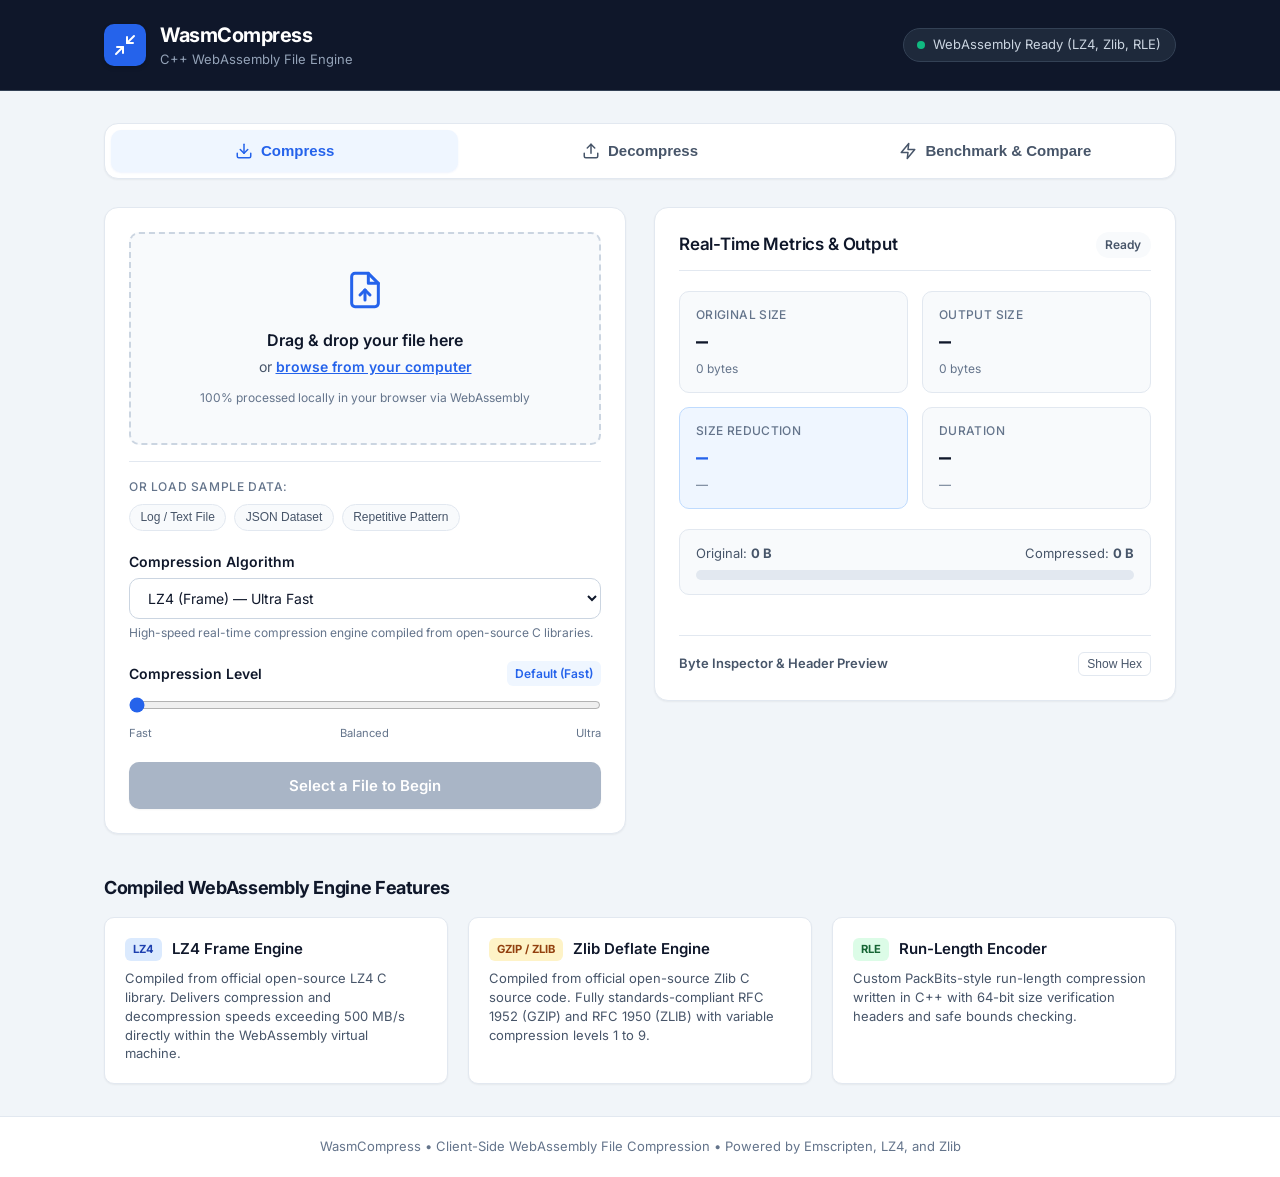
<file: results/file-compressor/unguided/index.html>
<!DOCTYPE html>
<html lang="en">
<head>
    <meta charset="UTF-8">
    <meta name="viewport" content="width=device-width, initial-scale=1.0">
    <meta name="description" content="High-performance client-side file compression and decompression using WebAssembly (LZ4, GZIP, ZLIB, RLE). Zero uploads, 100% private.">
    <link rel="icon" type="image/svg+xml" href="favicon.svg">
    <title>WasmCompress - High-Performance WebAssembly File Compressor & Decompressor</title>
    <link rel="preconnect" href="https://fonts.googleapis.com">
    <link rel="preconnect" href="https://fonts.gstatic.com" crossorigin>
    <link href="https://fonts.googleapis.com/css2?family=Inter:wght@300;400;500;600;700&family=JetBrains+Mono:wght@400;500;600&display=swap" rel="stylesheet">
    <link rel="stylesheet" href="style.css">
</head>
<body>
    <header class="app-header">
        <div class="container header-content">
            <div class="brand">
                <div class="brand-icon">
                    <svg width="24" height="24" viewBox="0 0 24 24" fill="none" stroke="currentColor" stroke-width="2" stroke-linecap="round" stroke-linejoin="round">
                        <polyline points="4 14 10 14 10 20"></polyline>
                        <polyline points="20 10 14 10 14 4"></polyline>
                        <line x1="14" y1="10" x2="21" y2="3"></line>
                        <line x1="3" y1="21" x2="10" y2="14"></line>
                    </svg>
                </div>
                <div>
                    <h1 class="brand-title">WasmCompress</h1>
                    <p class="brand-subtitle">C++ WebAssembly File Engine</p>
                </div>
            </div>
            <div class="engine-badge" id="engine-status">
                <span class="status-dot loading" id="status-dot"></span>
                <span id="engine-status-text">Loading WebAssembly...</span>
            </div>
        </div>
    </header>

    <main class="container app-main">
        <!-- Mode Navigation Tabs -->
        <nav class="mode-tabs" role="tablist" aria-label="Compression modes">
            <button class="tab-btn active" id="tab-compress" role="tab" aria-selected="true" aria-controls="panel-compress">
                <svg width="18" height="18" viewBox="0 0 24 24" fill="none" stroke="currentColor" stroke-width="2" stroke-linecap="round" stroke-linejoin="round">
                    <path d="M21 15v4a2 2 0 0 1-2 2H5a2 2 0 0 1-2-2v-4"></path>
                    <polyline points="7 10 12 15 17 10"></polyline>
                    <line x1="12" y1="15" x2="12" y2="3"></line>
                </svg>
                Compress
            </button>
            <button class="tab-btn" id="tab-decompress" role="tab" aria-selected="false" aria-controls="panel-decompress">
                <svg width="18" height="18" viewBox="0 0 24 24" fill="none" stroke="currentColor" stroke-width="2" stroke-linecap="round" stroke-linejoin="round">
                    <path d="M21 15v4a2 2 0 0 1-2 2H5a2 2 0 0 1-2-2v-4"></path>
                    <polyline points="17 8 12 3 7 8"></polyline>
                    <line x1="12" y1="3" x2="12" y2="15"></line>
                </svg>
                Decompress
            </button>
            <button class="tab-btn" id="tab-benchmark" role="tab" aria-selected="false" aria-controls="panel-benchmark">
                <svg width="18" height="18" viewBox="0 0 24 24" fill="none" stroke="currentColor" stroke-width="2" stroke-linecap="round" stroke-linejoin="round">
                    <polygon points="13 2 3 14 12 14 11 22 21 10 12 10 13 2"></polygon>
                </svg>
                Benchmark & Compare
            </button>
        </nav>

        <div class="layout-grid">
            <!-- Left Column: Upload & Options -->
            <section class="card config-card">
                <!-- Drop Zone -->
                <div class="drop-zone" id="drop-zone" tabindex="0" role="region" aria-label="File upload drop zone">
                    <input type="file" id="file-input" class="visually-hidden" aria-label="Choose file to process">
                    <div class="drop-zone-content">
                        <div class="drop-icon">
                            <svg width="40" height="40" viewBox="0 0 24 24" fill="none" stroke="currentColor" stroke-width="1.8" stroke-linecap="round" stroke-linejoin="round">
                                <path d="M14 2H6a2 2 0 0 0-2 2v16a2 2 0 0 0 2 2h12a2 2 0 0 0 2-2V8z"></path>
                                <polyline points="14 2 14 8 20 8"></polyline>
                                <line x1="12" y1="18" x2="12" y2="12"></line>
                                <line x1="9" y1="15" x2="12" y2="12"></line>
                                <line x1="15" y1="15" x2="12" y2="12"></line>
                            </svg>
                        </div>
                        <p class="drop-title">Drag & drop your file here</p>
                        <p class="drop-subtitle">or <button type="button" class="btn-link" id="btn-browse">browse from your computer</button></p>
                        <p class="drop-privacy">100% processed locally in your browser via WebAssembly</p>
                    </div>
                </div>

                <!-- Sample Data Quick Loaders -->
                <div class="sample-loaders">
                    <span class="sample-label">Or load sample data:</span>
                    <div class="sample-buttons">
                        <button type="button" class="btn-chip" id="btn-sample-text">Log / Text File</button>
                        <button type="button" class="btn-chip" id="btn-sample-json">JSON Dataset</button>
                        <button type="button" class="btn-chip" id="btn-sample-binary">Repetitive Pattern</button>
                    </div>
                </div>

                <!-- Selected File Info Banner -->
                <div class="file-info-banner hidden" id="file-info-banner">
                    <div class="file-icon">
                        <svg width="24" height="24" viewBox="0 0 24 24" fill="none" stroke="currentColor" stroke-width="2">
                            <path d="M13 2H6a2 2 0 0 0-2 2v16a2 2 0 0 0 2 2h12a2 2 0 0 0 2-2V9z"></path>
                            <polyline points="13 2 13 9 20 9"></polyline>
                        </svg>
                    </div>
                    <div class="file-details">
                        <div class="file-name" id="file-name">filename.txt</div>
                        <div class="file-meta" id="file-meta">0 B &bull; Text</div>
                    </div>
                    <button type="button" class="btn-icon" id="btn-remove-file" title="Clear file" aria-label="Remove selected file">
                        <svg width="18" height="18" viewBox="0 0 24 24" fill="none" stroke="currentColor" stroke-width="2">
                            <line x1="18" y1="6" x2="6" y2="18"></line>
                            <line x1="6" y1="6" x2="18" y2="18"></line>
                        </svg>
                    </button>
                </div>

                <!-- Settings Controls -->
                <div class="controls-section" id="controls-section">
                    <!-- Format Selection -->
                    <div class="form-group" id="group-algorithm">
                        <label for="algo-select" class="form-label">Compression Algorithm</label>
                        <select id="algo-select" class="form-select">
                            <option value="lz4" selected>LZ4 (Frame) — Ultra Fast</option>
                            <option value="gzip">GZIP (Deflate RFC 1952) — High Ratio</option>
                            <option value="zlib">ZLIB (Deflate RFC 1950) — High Ratio</option>
                            <option value="rle">Run-Length Encoding (RLE) — Fast Pattern</option>
                        </select>
                        <p class="form-help" id="algo-desc">High-speed real-time compression engine compiled from open-source C libraries.</p>
                    </div>

                    <!-- Decompress Format Selection (Auto/Manual) -->
                    <div class="form-group hidden" id="group-decompress-format">
                        <label for="decompress-format-select" class="form-label">Format Detection</label>
                        <select id="decompress-format-select" class="form-select">
                            <option value="auto" selected>Auto-Detect from File Header</option>
                            <option value="lz4">LZ4 Frame (.lz4)</option>
                            <option value="gzip">GZIP (.gz)</option>
                            <option value="zlib">ZLIB (.zlib)</option>
                            <option value="rle">RLE (.rle)</option>
                        </select>
                        <p class="form-help" id="detected-format-badge">Detected: <strong>Waiting for file</strong></p>
                    </div>

                    <!-- Compression Level (for compress mode) -->
                    <div class="form-group" id="group-level">
                        <div class="slider-header">
                            <label for="level-slider" class="form-label">Compression Level</label>
                            <span class="level-indicator" id="level-badge">Default (Fast)</span>
                        </div>
                        <input type="range" id="level-slider" min="0" max="12" value="0" class="form-range">
                        <div class="slider-marks">
                            <span>Fast</span>
                            <span>Balanced</span>
                            <span>Ultra</span>
                        </div>
                    </div>

                    <!-- Action Button -->
                    <button type="button" class="btn-primary" id="btn-process" disabled>
                        <span id="btn-process-text">Select a File to Begin</span>
                    </button>
                </div>
            </section>

            <!-- Right Column: Live Statistics & Output Results -->
            <section class="card results-card" id="results-card">
                <div class="results-header">
                    <h2 class="card-title">Real-Time Metrics & Output</h2>
                    <span class="status-tag ready" id="result-status-tag">Ready</span>
                </div>

                <!-- Statistics Grid -->
                <div class="stats-grid" id="stats-container">
                    <div class="stat-box">
                        <span class="stat-label">Original Size</span>
                        <span class="stat-value" id="stat-orig-size">—</span>
                        <span class="stat-sub" id="stat-orig-bytes">0 bytes</span>
                    </div>
                    <div class="stat-box">
                        <span class="stat-label">Output Size</span>
                        <span class="stat-value" id="stat-out-size">—</span>
                        <span class="stat-sub" id="stat-out-bytes">0 bytes</span>
                    </div>
                    <div class="stat-box accent">
                        <span class="stat-label">Size Reduction</span>
                        <span class="stat-value" id="stat-ratio">—</span>
                        <span class="stat-sub" id="stat-factor">—</span>
                    </div>
                    <div class="stat-box">
                        <span class="stat-label">Duration</span>
                        <span class="stat-value" id="stat-time">—</span>
                        <span class="stat-sub" id="stat-speed">—</span>
                    </div>
                </div>

                <!-- Visual Size Comparison Bar -->
                <div class="comparison-bar-container" id="bar-container">
                    <div class="bar-labels">
                        <span>Original: <strong id="bar-label-orig">0 B</strong></span>
                        <span>Compressed: <strong id="bar-label-comp">0 B</strong></span>
                    </div>
                    <div class="progress-track">
                        <div class="progress-fill" id="bar-fill" style="width: 0%;"></div>
                    </div>
                </div>

                <!-- Action Download Section -->
                <div class="action-section" id="action-section">
                    <button type="button" class="btn-download hidden" id="btn-download">
                        <svg width="18" height="18" viewBox="0 0 24 24" fill="none" stroke="currentColor" stroke-width="2">
                            <path d="M21 15v4a2 2 0 0 1-2 2H5a2 2 0 0 1-2-2v-4"></path>
                            <polyline points="7 10 12 15 17 10"></polyline>
                            <line x1="12" y1="15" x2="12" y2="3"></line>
                        </svg>
                        <span id="download-btn-text">Download Processed File</span>
                    </button>
                </div>

                <!-- Benchmark Comparison Table (Visible in Benchmark Mode) -->
                <div class="benchmark-container hidden" id="benchmark-container">
                    <h3 class="benchmark-title">Algorithm Performance Comparison</h3>
                    <div class="table-responsive">
                        <table class="benchmark-table" id="benchmark-table">
                            <thead>
                                <tr>
                                    <th>Algorithm</th>
                                    <th>Compressed</th>
                                    <th>Ratio</th>
                                    <th>Comp Time</th>
                                    <th>Comp Speed</th>
                                    <th>Decomp Speed</th>
                                    <th>Integrity</th>
                                </tr>
                            </thead>
                            <tbody id="benchmark-tbody">
                                <!-- Populated dynamically -->
                            </tbody>
                        </table>
                    </div>
                </div>

                <!-- Data Inspector / Hex Preview -->
                <div class="hex-section" id="hex-section">
                    <div class="hex-header">
                        <span class="hex-title">Byte Inspector & Header Preview</span>
                        <button type="button" class="btn-subtle" id="btn-toggle-hex">Show Hex</button>
                    </div>
                    <div class="hex-content hidden" id="hex-content">
                        <div class="hex-pane">
                            <span class="hex-pane-title">Input Buffer (First 64 Bytes)</span>
                            <pre class="hex-view" id="hex-input-view">No file loaded</pre>
                        </div>
                        <div class="hex-pane">
                            <span class="hex-pane-title">Output Buffer (First 64 Bytes)</span>
                            <pre class="hex-view" id="hex-output-view">Not processed yet</pre>
                        </div>
                    </div>
                </div>
            </section>
        </div>

        <!-- Algorithm Features Information Section -->
        <section class="features-section">
            <h2 class="features-heading">Compiled WebAssembly Engine Features</h2>
            <div class="features-grid">
                <div class="feature-card">
                    <div class="feature-header">
                        <span class="algo-tag lz4">LZ4</span>
                        <h3>LZ4 Frame Engine</h3>
                    </div>
                    <p>Compiled from official open-source LZ4 C library. Delivers compression and decompression speeds exceeding 500 MB/s directly within the WebAssembly virtual machine.</p>
                </div>
                <div class="feature-card">
                    <div class="feature-header">
                        <span class="algo-tag gzip">GZIP / ZLIB</span>
                        <h3>Zlib Deflate Engine</h3>
                    </div>
                    <p>Compiled from official open-source Zlib C source code. Fully standards-compliant RFC 1952 (GZIP) and RFC 1950 (ZLIB) with variable compression levels 1 to 9.</p>
                </div>
                <div class="feature-card">
                    <div class="feature-header">
                        <span class="algo-tag rle">RLE</span>
                        <h3>Run-Length Encoder</h3>
                    </div>
                    <p>Custom PackBits-style run-length compression written in C++ with 64-bit size verification headers and safe bounds checking.</p>
                </div>
            </div>
        </section>
    </main>

    <footer class="app-footer">
        <div class="container footer-content">
            <p>WasmCompress &bull; Client-Side WebAssembly File Compression &bull; Powered by Emscripten, LZ4, and Zlib</p>
        </div>
    </footer>

    <!-- Application Script -->
    <script type="module" src="app.js"></script>
</body>
</html>
</file>
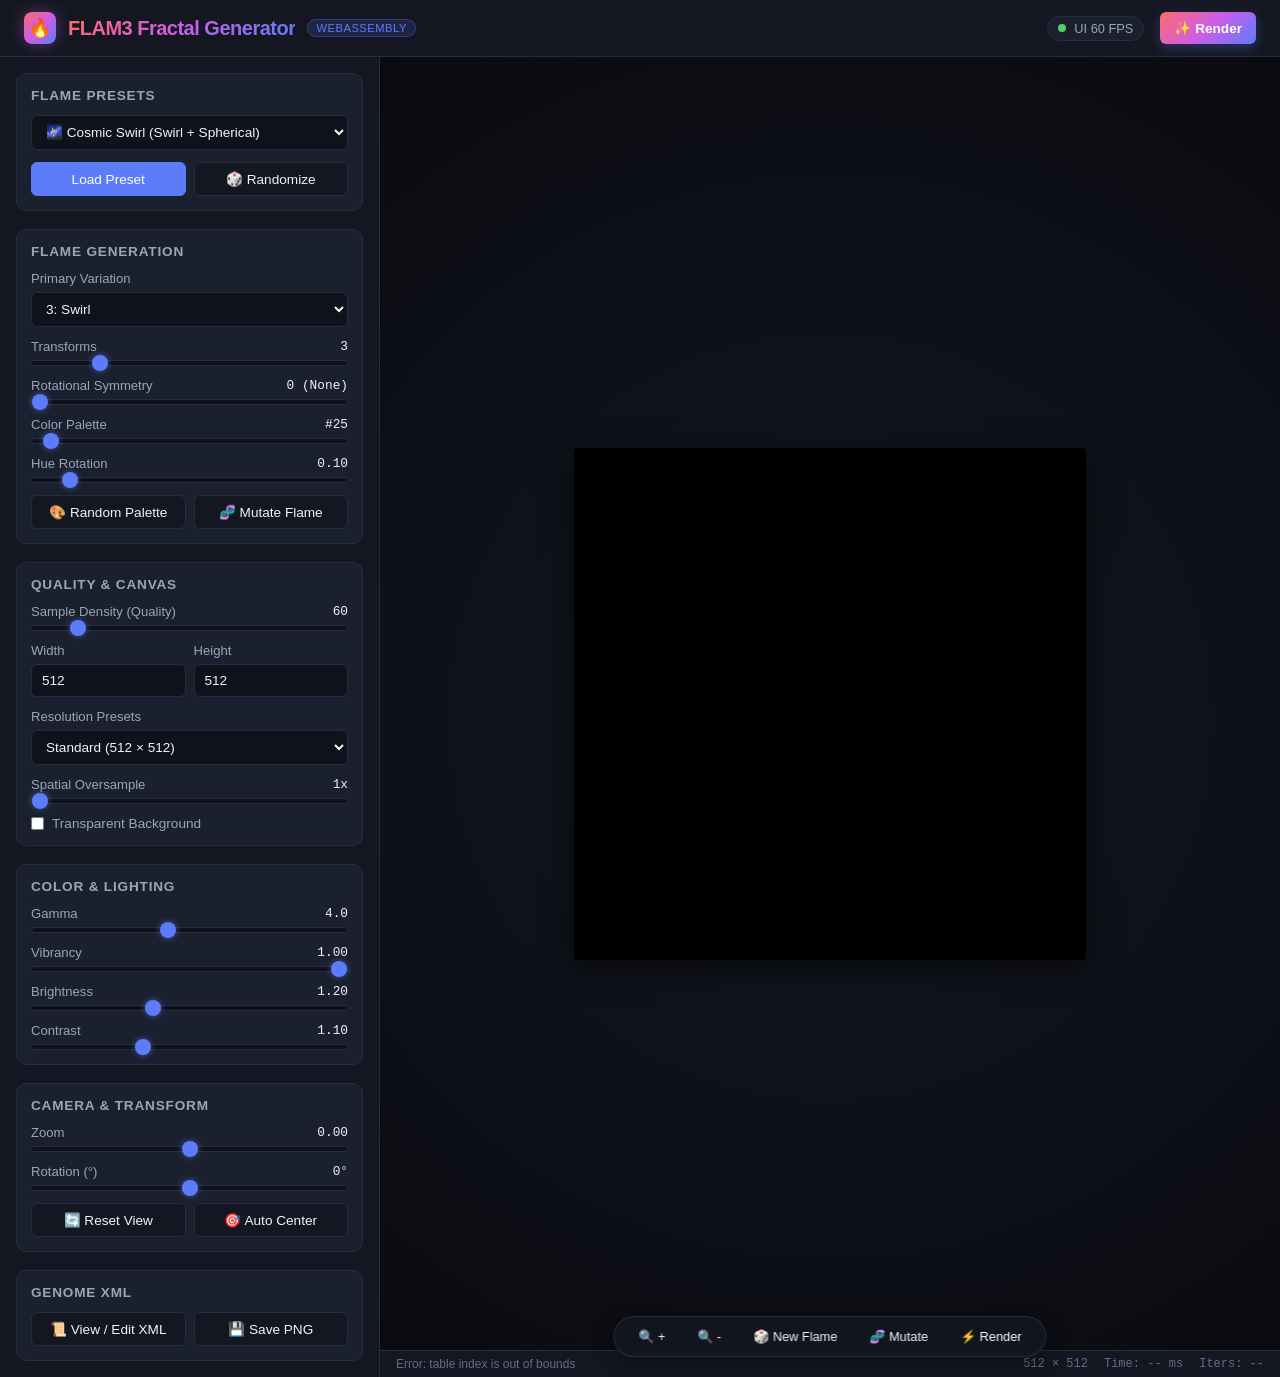
<file: results/fractal-flames/guided/index.html>
<!DOCTYPE html>
<html lang="en">
<head>
  <meta charset="UTF-8">
  <meta name="viewport" content="width=device-width, initial-scale=1.0">
  <title>Flame Fractal Generator (FLAM3 + WebAssembly)</title>
  <style>
    :root {
      --bg-base: #0c0e14;
      --bg-surface: #141721;
      --bg-surface-elevated: #1b202e;
      --bg-input: #0f121a;
      --border-color: #272d3f;
      --border-focus: #4f6ef7;
      --text-primary: #f0f3f8;
      --text-secondary: #9aa5b8;
      --text-muted: #626e82;
      --accent-primary: #5c7cfa;
      --accent-hover: #4c6ef5;
      --accent-active: #3b5bdb;
      --accent-gradient: linear-gradient(135deg, #ff6b6b 0%, #cc5de8 50%, #5c7cfa 100%);
      --success-color: #51cf66;
      --warning-color: #fcc419;
      --danger-color: #ff6b6b;
      --radius-sm: 6px;
      --radius-md: 10px;
      --radius-lg: 14px;
      --shadow-sm: 0 2px 8px rgba(0, 0, 0, 0.3);
      --shadow-md: 0 4px 20px rgba(0, 0, 0, 0.4);
      --shadow-lg: 0 8px 32px rgba(0, 0, 0, 0.6);
      --transition: all 0.2s cubic-bezier(0.4, 0, 0.2, 1);
    }

    * {
      box-sizing: border-box;
      margin: 0;
      padding: 0;
    }

    body {
      font-family: -apple-system, BlinkMacSystemFont, 'Segoe UI', Roboto, Helvetica, Arial, sans-serif;
      background-color: var(--bg-base);
      color: var(--text-primary);
      min-height: 100vh;
      display: flex;
      flex-direction: column;
      overflow-x: hidden;
    }

    header {
      background-color: var(--bg-surface);
      border-bottom: 1px solid var(--border-color);
      padding: 12px 24px;
      display: flex;
      align-items: center;
      justify-content: space-between;
      gap: 16px;
      z-index: 10;
    }

    .brand {
      display: flex;
      align-items: center;
      gap: 12px;
    }

    .brand-icon {
      width: 32px;
      height: 32px;
      border-radius: 8px;
      background: var(--accent-gradient);
      display: flex;
      align-items: center;
      justify-content: center;
      font-size: 18px;
      box-shadow: 0 0 16px rgba(204, 93, 232, 0.4);
    }

    .brand h1 {
      font-size: 1.25rem;
      font-weight: 700;
      letter-spacing: -0.5px;
      background: var(--accent-gradient);
      -webkit-background-clip: text;
      -webkit-text-fill-color: transparent;
    }

    .brand-badge {
      font-size: 0.7rem;
      text-transform: uppercase;
      letter-spacing: 0.5px;
      background-color: rgba(92, 124, 250, 0.15);
      color: var(--accent-primary);
      border: 1px solid rgba(92, 124, 250, 0.3);
      padding: 2px 8px;
      border-radius: 20px;
    }

    .header-status {
      display: flex;
      align-items: center;
      gap: 16px;
    }

    /* Heartbeat animation showing UI is 100% responsive */
    .responsiveness-badge {
      display: flex;
      align-items: center;
      gap: 8px;
      font-size: 0.8rem;
      padding: 4px 10px;
      background-color: var(--bg-surface-elevated);
      border: 1px solid var(--border-color);
      border-radius: 20px;
      color: var(--text-secondary);
    }

    .pulse-dot {
      width: 8px;
      height: 8px;
      border-radius: 50%;
      background-color: var(--success-color);
      animation: pulse 1.2s infinite ease-in-out;
    }

    @keyframes pulse {
      0% { transform: scale(0.8); opacity: 0.6; box-shadow: 0 0 0 0 rgba(81, 207, 102, 0.7); }
      50% { transform: scale(1.2); opacity: 1; box-shadow: 0 0 8px 3px rgba(81, 207, 102, 0.4); }
      100% { transform: scale(0.8); opacity: 0.6; box-shadow: 0 0 0 0 rgba(81, 207, 102, 0); }
    }

    .main-layout {
      display: flex;
      flex: 1;
      height: calc(100vh - 65px);
      overflow: hidden;
    }

    /* Sidebar controls */
    .sidebar {
      width: 380px;
      min-width: 320px;
      max-width: 440px;
      background-color: var(--bg-surface);
      border-right: 1px solid var(--border-color);
      display: flex;
      flex-direction: column;
      height: 100%;
      overflow-y: auto;
      z-index: 5;
    }

    .sidebar-content {
      padding: 16px;
      display: flex;
      flex-direction: column;
      gap: 18px;
    }

    .panel-section {
      background-color: var(--bg-surface-elevated);
      border: 1px solid var(--border-color);
      border-radius: var(--radius-md);
      padding: 14px;
      display: flex;
      flex-direction: column;
      gap: 12px;
    }

    .section-title {
      font-size: 0.85rem;
      font-weight: 600;
      text-transform: uppercase;
      letter-spacing: 0.8px;
      color: var(--text-secondary);
      display: flex;
      align-items: center;
      justify-content: space-between;
    }

    .btn-group {
      display: grid;
      grid-template-columns: repeat(auto-fit, minmax(100px, 1fr));
      gap: 8px;
    }

    button {
      font-family: inherit;
      font-size: 0.85rem;
      font-weight: 500;
      padding: 8px 14px;
      border-radius: var(--radius-sm);
      border: 1px solid var(--border-color);
      background-color: var(--bg-surface);
      color: var(--text-primary);
      cursor: pointer;
      display: inline-flex;
      align-items: center;
      justify-content: center;
      gap: 6px;
      transition: var(--transition);
      user-select: none;
    }

    button:hover:not(:disabled) {
      background-color: var(--border-color);
      border-color: var(--text-muted);
    }

    button:active:not(:disabled) {
      transform: translateY(1px);
    }

    button:disabled {
      opacity: 0.5;
      cursor: not-allowed;
    }

    button.primary {
      background: var(--accent-gradient);
      color: #fff;
      border: none;
      font-weight: 600;
      box-shadow: 0 4px 12px rgba(92, 124, 250, 0.3);
    }

    button.primary:hover:not(:disabled) {
      filter: brightness(1.1);
      box-shadow: 0 6px 18px rgba(92, 124, 250, 0.4);
    }

    button.accent {
      background-color: var(--accent-primary);
      color: #fff;
      border-color: var(--accent-primary);
    }

    button.accent:hover:not(:disabled) {
      background-color: var(--accent-hover);
    }

    .control-row {
      display: flex;
      flex-direction: column;
      gap: 6px;
    }

    .control-label {
      display: flex;
      justify-content: space-between;
      align-items: center;
      font-size: 0.82rem;
      color: var(--text-secondary);
    }

    .control-value {
      font-family: ui-monospace, monospace;
      color: var(--text-primary);
      font-size: 0.8rem;
    }

    input[type="range"] {
      -webkit-appearance: none;
      width: 100%;
      height: 6px;
      border-radius: 3px;
      background: var(--bg-input);
      border: 1px solid var(--border-color);
      outline: none;
      cursor: pointer;
    }

    input[type="range"]::-webkit-slider-thumb {
      -webkit-appearance: none;
      width: 16px;
      height: 16px;
      border-radius: 50%;
      background: var(--accent-primary);
      cursor: pointer;
      box-shadow: 0 0 6px rgba(92, 124, 250, 0.6);
      transition: var(--transition);
    }

    input[type="range"]::-webkit-slider-thumb:hover {
      transform: scale(1.15);
      background: var(--accent-hover);
    }

    select, input[type="text"], input[type="number"], textarea {
      font-family: inherit;
      font-size: 0.85rem;
      padding: 8px 10px;
      border-radius: var(--radius-sm);
      border: 1px solid var(--border-color);
      background-color: var(--bg-input);
      color: var(--text-primary);
      outline: none;
      transition: var(--transition);
    }

    select:focus, input[type="text"]:focus, input[type="number"]:focus, textarea:focus {
      border-color: var(--border-focus);
      box-shadow: 0 0 0 2px rgba(79, 110, 247, 0.2);
    }

    .checkbox-row {
      display: flex;
      align-items: center;
      gap: 8px;
      font-size: 0.85rem;
      color: var(--text-secondary);
      cursor: pointer;
    }

    .checkbox-row input {
      cursor: pointer;
    }

    .grid-2 {
      display: grid;
      grid-template-columns: 1fr 1fr;
      gap: 8px;
    }

    /* Viewport / Canvas area */
    .viewport-container {
      flex: 1;
      display: flex;
      flex-direction: column;
      position: relative;
      background: radial-gradient(circle at center, #151824 0%, #0a0b10 100%);
      overflow: hidden;
    }

    .canvas-wrapper {
      flex: 1;
      display: flex;
      align-items: center;
      justify-content: center;
      position: relative;
      overflow: hidden;
      cursor: grab;
    }

    .canvas-wrapper:active {
      cursor: grabbing;
    }

    canvas {
      box-shadow: var(--shadow-lg);
      border-radius: 4px;
      max-width: 95%;
      max-height: 95%;
      object-fit: contain;
      background-color: #000;
      image-rendering: auto;
      transition: opacity 0.15s ease;
    }

    .floating-toolbar {
      position: absolute;
      bottom: 20px;
      left: 50%;
      transform: translateX(-50%);
      background-color: rgba(20, 23, 33, 0.85);
      backdrop-filter: blur(12px);
      border: 1px solid rgba(255, 255, 255, 0.1);
      border-radius: 30px;
      padding: 6px 12px;
      display: flex;
      align-items: center;
      gap: 8px;
      box-shadow: var(--shadow-md);
      z-index: 10;
    }

    .floating-toolbar button {
      border-radius: 20px;
      padding: 6px 12px;
      font-size: 0.8rem;
      background: transparent;
      border: none;
    }

    .floating-toolbar button:hover {
      background: rgba(255, 255, 255, 0.1);
    }

    .status-bar {
      background-color: var(--bg-surface);
      border-top: 1px solid var(--border-color);
      padding: 6px 16px;
      font-size: 0.75rem;
      color: var(--text-muted);
      display: flex;
      justify-content: space-between;
      align-items: center;
      z-index: 5;
    }

    .status-stats {
      display: flex;
      gap: 16px;
      font-family: ui-monospace, monospace;
    }

    .render-overlay {
      position: absolute;
      top: 16px;
      right: 16px;
      background-color: rgba(20, 23, 33, 0.85);
      backdrop-filter: blur(8px);
      border: 1px solid var(--border-color);
      border-radius: var(--radius-sm);
      padding: 8px 12px;
      font-size: 0.8rem;
      color: var(--text-secondary);
      display: none;
      align-items: center;
      gap: 8px;
      z-index: 15;
    }

    .spinner {
      width: 14px;
      height: 14px;
      border: 2px solid rgba(255, 255, 255, 0.2);
      border-top-color: var(--accent-primary);
      border-radius: 50%;
      animation: spin 0.8s linear infinite;
    }

    @keyframes spin {
      to { transform: rotate(360deg); }
    }

    /* Modal */
    .modal {
      display: none;
      position: fixed;
      inset: 0;
      background-color: rgba(0, 0, 0, 0.75);
      backdrop-filter: blur(4px);
      z-index: 100;
      align-items: center;
      justify-content: center;
      padding: 20px;
    }

    .modal-content {
      background-color: var(--bg-surface-elevated);
      border: 1px solid var(--border-color);
      border-radius: var(--radius-lg);
      width: 100%;
      max-width: 600px;
      display: flex;
      flex-direction: column;
      gap: 14px;
      padding: 20px;
      box-shadow: var(--shadow-lg);
    }

    .modal-header {
      display: flex;
      justify-content: space-between;
      align-items: center;
    }

    .modal-header h3 {
      font-size: 1.1rem;
    }

    .modal textarea {
      width: 100%;
      height: 240px;
      resize: vertical;
      font-family: ui-monospace, monospace;
      font-size: 0.8rem;
    }

    .modal-actions {
      display: flex;
      justify-content: flex-end;
      gap: 8px;
    }

    @media (max-width: 860px) {
      .main-layout {
        flex-direction: column;
        height: auto;
      }
      .sidebar {
        width: 100%;
        max-width: none;
        height: auto;
      }
      .viewport-container {
        height: 500px;
      }
    }
  </style>
</head>
<body>

  <header>
    <div class="brand">
      <div class="brand-icon">🔥</div>
      <div>
        <h1>FLAM3 Fractal Generator</h1>
      </div>
      <span class="brand-badge">WebAssembly</span>
    </div>
    <div class="header-status">
      <div class="responsiveness-badge" id="responsiveBadge">
        <span class="pulse-dot"></span>
        <span id="fpsDisplay">UI 60 FPS</span>
      </div>
      <button class="primary" id="btnHeaderRender">✨ Render</button>
    </div>
  </header>

  <div class="main-layout">
    <!-- Sidebar Controls -->
    <aside class="sidebar">
      <div class="sidebar-content">

        <!-- Presets -->
        <div class="panel-section">
          <div class="section-title">
            <span>Flame Presets</span>
          </div>
          <div class="control-row">
            <select id="selectPreset">
              <option value="cosmic_swirl">🌌 Cosmic Swirl (Swirl + Spherical)</option>
              <option value="hyperbolic_star">⭐ Hyperbolic Star (5-fold Symmetry)</option>
              <option value="spiral_galaxy">🌀 Spiral Galaxy (Spiral + Linear)</option>
              <option value="julia_bloom">🌸 Julia Bloom (3-fold Symmetry)</option>
              <option value="dragon_flame">🐉 Dragon Flame (Bent + Horseshoe)</option>
              <option value="solar_corona">☀️ Solar Corona (6-fold Symmetry)</option>
              <option value="electric_jellyfish">🪼 Electric Jellyfish (Blob + Waves)</option>
              <option value="diamond_lattice">💎 Diamond Lattice (8-fold Symmetry)</option>
              <option value="quantum_rose">🌹 Quantum Rose (Flower + Polar)</option>
              <option value="escher_dream">🎭 Escher Dream (Escher + Curl)</option>
            </select>
          </div>
          <div class="btn-group">
            <button id="btnLoadPreset" class="accent">Load Preset</button>
            <button id="btnRandomize">🎲 Randomize</button>
          </div>
        </div>

        <!-- Generation Parameters -->
        <div class="panel-section">
          <div class="section-title">
            <span>Flame Generation</span>
          </div>

          <div class="control-row">
            <label class="control-label" for="selectVariation">Primary Variation</label>
            <select id="selectVariation">
              <option value="-1">🎲 Random Variation</option>
              <!-- Filled dynamically with 99 flam3 variations -->
            </select>
          </div>

          <div class="control-row">
            <div class="control-label">
              <label for="sliderXforms">Transforms</label>
              <span class="control-value" id="valXforms">3</span>
            </div>
            <input type="range" id="sliderXforms" min="2" max="7" step="1" value="3">
          </div>

          <div class="control-row">
            <div class="control-label">
              <label for="sliderSymmetry">Rotational Symmetry</label>
              <span class="control-value" id="valSymmetry">0 (None)</span>
            </div>
            <input type="range" id="sliderSymmetry" min="0" max="12" step="1" value="0">
          </div>

          <div class="control-row">
            <div class="control-label">
              <label for="sliderPalette">Color Palette</label>
              <span class="control-value" id="valPalette">#0</span>
            </div>
            <input type="range" id="sliderPalette" min="0" max="680" step="1" value="0">
          </div>

          <div class="control-row">
            <div class="control-label">
              <label for="sliderHue">Hue Rotation</label>
              <span class="control-value" id="valHue">0.00</span>
            </div>
            <input type="range" id="sliderHue" min="0" max="1" step="0.01" value="0.0">
          </div>

          <div class="btn-group">
            <button id="btnRandomPalette">🎨 Random Palette</button>
            <button id="btnMutate">🧬 Mutate Flame</button>
          </div>
        </div>

        <!-- Rendering Quality & Image Size -->
        <div class="panel-section">
          <div class="section-title">
            <span>Quality & Canvas</span>
          </div>

          <div class="control-row">
            <div class="control-label">
              <label for="sliderQuality">Sample Density (Quality)</label>
              <span class="control-value" id="valQuality">60</span>
            </div>
            <input type="range" id="sliderQuality" min="10" max="400" step="5" value="60">
          </div>

          <div class="grid-2">
            <div class="control-row">
              <label class="control-label" for="inputWidth">Width</label>
              <input type="number" id="inputWidth" value="512" min="128" max="2048" step="64">
            </div>
            <div class="control-row">
              <label class="control-label" for="inputHeight">Height</label>
              <input type="number" id="inputHeight" value="512" min="128" max="2048" step="64">
            </div>
          </div>

          <div class="control-row">
            <label class="control-label" for="selectResolution">Resolution Presets</label>
            <select id="selectResolution">
              <option value="512x512" selected>Standard (512 × 512)</option>
              <option value="640x640">Medium (640 × 640)</option>
              <option value="800x800">High (800 × 800)</option>
              <option value="1024x1024">HD Square (1024 × 1024)</option>
              <option value="256x256">Fast Preview (256 × 256)</option>
            </select>
          </div>

          <div class="control-row">
            <div class="control-label">
              <label for="sliderOversample">Spatial Oversample</label>
              <span class="control-value" id="valOversample">1x</span>
            </div>
            <input type="range" id="sliderOversample" min="1" max="3" step="1" value="1">
          </div>

          <label class="checkbox-row">
            <input type="checkbox" id="chkTransparency">
            <span>Transparent Background</span>
          </label>
        </div>

        <!-- Color Adjustments -->
        <div class="panel-section">
          <div class="section-title">
            <span>Color & Lighting</span>
          </div>

          <div class="control-row">
            <div class="control-label">
              <label for="sliderGamma">Gamma</label>
              <span class="control-value" id="valGamma">4.0</span>
            </div>
            <input type="range" id="sliderGamma" min="1.0" max="8.0" step="0.1" value="4.0">
          </div>

          <div class="control-row">
            <div class="control-label">
              <label for="sliderVibrancy">Vibrancy</label>
              <span class="control-value" id="valVibrancy">1.00</span>
            </div>
            <input type="range" id="sliderVibrancy" min="0.0" max="1.0" step="0.05" value="1.0">
          </div>

          <div class="control-row">
            <div class="control-label">
              <label for="sliderBrightness">Brightness</label>
              <span class="control-value" id="valBrightness">1.00</span>
            </div>
            <input type="range" id="sliderBrightness" min="0.1" max="3.0" step="0.05" value="1.0">
          </div>

          <div class="control-row">
            <div class="control-label">
              <label for="sliderContrast">Contrast</label>
              <span class="control-value" id="valContrast">1.00</span>
            </div>
            <input type="range" id="sliderContrast" min="0.1" max="3.0" step="0.05" value="1.0">
          </div>
        </div>

        <!-- Camera & Transformation -->
        <div class="panel-section">
          <div class="section-title">
            <span>Camera & Transform</span>
          </div>

          <div class="control-row">
            <div class="control-label">
              <label for="sliderZoom">Zoom</label>
              <span class="control-value" id="valZoom">0.00</span>
            </div>
            <input type="range" id="sliderZoom" min="-3.0" max="3.0" step="0.05" value="0.0">
          </div>

          <div class="control-row">
            <div class="control-label">
              <label for="sliderRotate">Rotation (°)</label>
              <span class="control-value" id="valRotate">0°</span>
            </div>
            <input type="range" id="sliderRotate" min="-180" max="180" step="1" value="0">
          </div>

          <div class="btn-group">
            <button id="btnResetView">🔄 Reset View</button>
            <button id="btnAutoCenter">🎯 Auto Center</button>
          </div>
        </div>

        <!-- XML Import/Export -->
        <div class="panel-section">
          <div class="section-title">
            <span>Genome XML</span>
          </div>
          <div class="btn-group">
            <button id="btnOpenXmlModal">📜 View / Edit XML</button>
            <button id="btnDownloadPng">💾 Save PNG</button>
          </div>
        </div>

      </div>
    </aside>

    <!-- Main Viewport Area -->
    <main class="viewport-container">
      <div class="render-overlay" id="renderOverlay">
        <div class="spinner"></div>
        <span>Rendering fractal flame...</span>
      </div>

      <div class="canvas-wrapper" id="canvasWrapper">
        <canvas id="flameCanvas" width="512" height="512"></canvas>
      </div>

      <!-- Floating quick action toolbar -->
      <div class="floating-toolbar">
        <button id="btnZoomIn" title="Zoom In">🔍 +</button>
        <button id="btnZoomOut" title="Zoom Out">🔍 -</button>
        <button id="btnQuickRandom" title="New Random Flame">🎲 New Flame</button>
        <button id="btnQuickMutate" title="Mutate Current Flame">🧬 Mutate</button>
        <button id="btnQuickRender" class="accent" title="Render Current Flame">⚡ Render</button>
      </div>

      <!-- Status Footer -->
      <div class="status-bar">
        <span id="statusMessage">Ready</span>
        <div class="status-stats">
          <span id="statResolution">512 × 512</span>
          <span id="statRenderTime">Time: -- ms</span>
          <span id="statIters">Iters: --</span>
        </div>
      </div>
    </main>
  </div>

  <!-- XML Modal Dialog -->
  <div class="modal" id="xmlModal">
    <div class="modal-content">
      <div class="modal-header">
        <h3>FLAM3 Genome XML</h3>
        <button id="btnCloseXmlModal">✕</button>
      </div>
      <p style="font-size: 0.8rem; color: var(--text-secondary);">
        You can view, edit, or paste Apophysis / flam3 XML definitions here.
      </p>
      <textarea id="txtXmlContent" spellcheck="false"></textarea>
      <div class="modal-actions">
        <button id="btnCopyXml">📋 Copy to Clipboard</button>
        <button id="btnApplyXml" class="primary">Apply XML</button>
      </div>
    </div>
  </div>

  <script type="module">
    // State management
    const state = {
      width: 512,
      height: 512,
      quality: 60,
      spatialOversample: 1,
      spatialFilterRadius: 0.6,
      gamma: 4.0,
      vibrancy: 1.0,
      brightness: 1.0,
      contrast: 1.0,
      zoom: 0.0,
      rotate: 0.0,
      centerX: 0.0,
      centerY: 0.0,
      numXforms: 3,
      symmetry: 0,
      paletteIndex: 0,
      hueRotation: 0.0,
      variationIndex: -1,
      transparency: false,
      seed: 42,
      currentXml: ''
    };

    let isRendering = false;
    let pendingRender = false;
    let nextRenderParams = null;
    let currentRenderId = 0;
    let worker = null;

    const canvas = document.getElementById('flameCanvas');
    const ctx = canvas.getContext('2d');
    const renderOverlay = document.getElementById('renderOverlay');
    const statusMsg = document.getElementById('statusMessage');
    const statResolution = document.getElementById('statResolution');
    const statRenderTime = document.getElementById('statRenderTime');
    const statIters = document.getElementById('statIters');
    const fpsDisplay = document.getElementById('fpsDisplay');

    // Smooth UI 60 FPS heartbeat monitoring
    let frameCount = 0;
    let lastFpsUpdate = performance.now();
    function trackFps() {
      frameCount++;
      const now = performance.now();
      if (now - lastFpsUpdate >= 500) {
        const fps = Math.round((frameCount * 1000) / (now - lastFpsUpdate));
        fpsDisplay.textContent = `UI ${fps} FPS`;
        frameCount = 0;
        lastFpsUpdate = now;
      }
      requestAnimationFrame(trackFps);
    }
    requestAnimationFrame(trackFps);

    // Preset definitions
    const PRESETS = {
      cosmic_swirl: {
        numXforms: 3,
        symmetry: 0,
        variationIndex: 3, // Swirl
        paletteIndex: 25,
        hueRotation: 0.1,
        gamma: 4.0,
        vibrancy: 1.0,
        brightness: 1.2,
        contrast: 1.1,
        seed: 101
      },
      hyperbolic_star: {
        numXforms: 4,
        symmetry: 5,
        variationIndex: 10, // Hyperbolic
        paletteIndex: 42,
        hueRotation: 0.35,
        gamma: 3.8,
        vibrancy: 1.0,
        brightness: 1.1,
        contrast: 1.0,
        seed: 202
      },
      spiral_galaxy: {
        numXforms: 3,
        symmetry: 2,
        variationIndex: 9, // Spiral
        paletteIndex: 88,
        hueRotation: 0.6,
        gamma: 4.2,
        vibrancy: 1.0,
        brightness: 1.3,
        contrast: 1.2,
        seed: 303
      },
      julia_bloom: {
        numXforms: 3,
        symmetry: 3,
        variationIndex: 13, // Julia
        paletteIndex: 15,
        hueRotation: 0.0,
        gamma: 4.0,
        vibrancy: 1.0,
        brightness: 1.15,
        contrast: 1.05,
        seed: 404
      },
      dragon_flame: {
        numXforms: 4,
        symmetry: 0,
        variationIndex: 14, // Bent
        paletteIndex: 120,
        hueRotation: 0.05,
        gamma: 3.5,
        vibrancy: 1.0,
        brightness: 1.2,
        contrast: 1.1,
        seed: 505
      },
      solar_corona: {
        numXforms: 4,
        symmetry: 6,
        variationIndex: 21, // Rings
        paletteIndex: 7,
        hueRotation: 0.0,
        gamma: 4.5,
        vibrancy: 1.0,
        brightness: 1.4,
        contrast: 1.2,
        seed: 606
      },
      electric_jellyfish: {
        numXforms: 3,
        symmetry: 4,
        variationIndex: 23, // Blob
        paletteIndex: 180,
        hueRotation: 0.75,
        gamma: 3.6,
        vibrancy: 1.0,
        brightness: 1.25,
        contrast: 1.1,
        seed: 707
      },
      diamond_lattice: {
        numXforms: 4,
        symmetry: 8,
        variationIndex: 11, // Diamond
        paletteIndex: 210,
        hueRotation: 0.45,
        gamma: 4.0,
        vibrancy: 1.0,
        brightness: 1.1,
        contrast: 1.0,
        seed: 808
      },
      quantum_rose: {
        numXforms: 3,
        symmetry: 6,
        variationIndex: 51, // Flower
        paletteIndex: 310,
        hueRotation: 0.9,
        gamma: 3.8,
        vibrancy: 1.0,
        brightness: 1.2,
        contrast: 1.15,
        seed: 909
      },
      escher_dream: {
        numXforms: 4,
        symmetry: 0,
        variationIndex: 63, // Escher
        paletteIndex: 450,
        hueRotation: 0.2,
        gamma: 4.0,
        vibrancy: 1.0,
        brightness: 1.1,
        contrast: 1.0,
        seed: 1010
      }
    };

    // Initialize Web Worker
    function initWorker() {
      statusMsg.textContent = 'Initializing WebAssembly engine...';
      worker = new Worker('./worker.js', { type: 'module' });

      worker.onmessage = (e) => {
        const data = e.data;
        if (data.type === 'log') {
          console.log('WORKER LOG:', data.message);
        } else if (data.type === 'ready') {
          statusMsg.textContent = 'Engine ready';
          // Populate variations dropdown
          const selectVar = document.getElementById('selectVariation');
          if (data.variationNames && data.variationNames.length > 0) {
            data.variationNames.forEach((name, idx) => {
              const opt = document.createElement('option');
              opt.value = idx;
              opt.textContent = `${idx}: ${name.charAt(0).toUpperCase() + name.slice(1)}`;
              selectVar.appendChild(opt);
            });
          }
          if (data.paletteCount) {
            document.getElementById('sliderPalette').max = Math.max(10, data.paletteCount - 1);
          }
          // Initial render
          loadPreset('cosmic_swirl');
        } else if (data.type === 'renderComplete') {
          handleRenderComplete(data);
        } else if (data.type === 'error') {
          console.error('Worker error:', data.error);
          statusMsg.textContent = `Error: ${data.error}`;
          renderOverlay.style.display = 'none';
          isRendering = false;
        } else if (data.type === 'xmlResult') {
          document.getElementById('txtXmlContent').value = data.xml;
        }
      };

      worker.onerror = (err) => {
        console.error('Worker init error:', err);
        statusMsg.textContent = 'Failed to load WebAssembly worker.';
      };
    }

    function handleRenderComplete(data) {
      if (data.id !== currentRenderId) return;

      const { buffer, width, height, stats, xml, centerX, centerY } = data;
      if (canvas.width !== width || canvas.height !== height) {
        canvas.width = width;
        canvas.height = height;
      }

      const imgData = new ImageData(new Uint8ClampedArray(buffer), width, height);
      ctx.putImageData(imgData, 0, 0);

      state.currentXml = xml;
      if (centerX !== undefined) state.centerX = centerX;
      if (centerY !== undefined) state.centerY = centerY;

      statResolution.textContent = `${width} × ${height}`;
      statRenderTime.textContent = `Time: ${stats.renderTimeMs} ms`;
      statIters.textContent = `Iters: ${(stats.numIters / 1000).toFixed(1)}k`;
      statusMsg.textContent = `Render completed in ${stats.renderTimeMs} ms`;

      renderOverlay.style.display = 'none';
      isRendering = false;

      // Dispatch custom event for testing / puppeteer
      canvas.dispatchEvent(new CustomEvent('flamerendered', { detail: { width, height, stats } }));

      if (pendingRender && nextRenderParams) {
        pendingRender = false;
        const p = nextRenderParams;
        nextRenderParams = null;
        triggerRender(p);
      }
    }

    function triggerRender(actionParams = {}) {
      const renderParams = {
        ...state,
        ...actionParams
      };

      if (isRendering) {
        pendingRender = true;
        nextRenderParams = actionParams;
        return;
      }

      isRendering = true;
      currentRenderId++;
      renderOverlay.style.display = 'flex';
      statusMsg.textContent = 'Rendering flame fractal...';

      worker.postMessage({
        type: 'render',
        id: currentRenderId,
        params: renderParams
      });
    }

    function loadPreset(name) {
      const p = PRESETS[name];
      if (!p) return;

      state.numXforms = p.numXforms;
      state.symmetry = p.symmetry;
      state.variationIndex = p.variationIndex;
      state.paletteIndex = p.paletteIndex;
      state.hueRotation = p.hueRotation;
      state.gamma = p.gamma;
      state.vibrancy = p.vibrancy;
      state.brightness = p.brightness;
      state.contrast = p.contrast;
      state.seed = p.seed || Math.floor(Math.random() * 100000);
      state.zoom = 0.0;
      state.rotate = 0.0;

      updateUIFromState();
      triggerRender({ action: 'generate', resetCenterAndScale: true });
    }

    function updateUIFromState() {
      document.getElementById('sliderXforms').value = state.numXforms;
      document.getElementById('valXforms').textContent = state.numXforms;
      document.getElementById('sliderSymmetry').value = state.symmetry;
      document.getElementById('valSymmetry').textContent = state.symmetry === 0 ? '0 (None)' : `${state.symmetry}-fold`;
      document.getElementById('sliderPalette').value = state.paletteIndex;
      document.getElementById('valPalette').textContent = `#${state.paletteIndex}`;
      document.getElementById('sliderHue').value = state.hueRotation;
      document.getElementById('valHue').textContent = Number(state.hueRotation).toFixed(2);
      document.getElementById('selectVariation').value = state.variationIndex;
      document.getElementById('sliderQuality').value = state.quality;
      document.getElementById('valQuality').textContent = state.quality;
      document.getElementById('inputWidth').value = state.width;
      document.getElementById('inputHeight').value = state.height;
      document.getElementById('sliderGamma').value = state.gamma;
      document.getElementById('valGamma').textContent = Number(state.gamma).toFixed(1);
      document.getElementById('sliderVibrancy').value = state.vibrancy;
      document.getElementById('valVibrancy').textContent = Number(state.vibrancy).toFixed(2);
      document.getElementById('sliderBrightness').value = state.brightness;
      document.getElementById('valBrightness').textContent = Number(state.brightness).toFixed(2);
      document.getElementById('sliderContrast').value = state.contrast;
      document.getElementById('valContrast').textContent = Number(state.contrast).toFixed(2);
      document.getElementById('sliderZoom').value = state.zoom;
      document.getElementById('valZoom').textContent = Number(state.zoom).toFixed(2);
      document.getElementById('sliderRotate').value = state.rotate;
      document.getElementById('valRotate').textContent = `${Math.round(state.rotate)}°`;
      document.getElementById('sliderOversample').value = state.spatialOversample;
      document.getElementById('valOversample').textContent = `${state.spatialOversample}x`;
      document.getElementById('chkTransparency').checked = state.transparency;
    }

    // Event Listeners
    document.getElementById('selectPreset').addEventListener('change', (e) => {
      loadPreset(e.target.value);
    });

    document.getElementById('btnLoadPreset').addEventListener('click', () => {
      loadPreset(document.getElementById('selectPreset').value);
    });

    document.getElementById('btnRandomize').addEventListener('click', () => {
      state.seed = Math.floor(Math.random() * 1000000);
      state.paletteIndex = Math.floor(Math.random() * 650);
      state.variationIndex = -1;
      state.zoom = 0.0;
      state.rotate = 0.0;
      updateUIFromState();
      triggerRender({ action: 'generate', resetCenterAndScale: true });
    });

    document.getElementById('btnQuickRandom').addEventListener('click', () => {
      document.getElementById('btnRandomize').click();
    });

    document.getElementById('btnMutate').addEventListener('click', () => {
      triggerRender({ action: 'mutate', mutateMode: 0, mutateSpeed: 1.0 });
    });

    document.getElementById('btnQuickMutate').addEventListener('click', () => {
      document.getElementById('btnMutate').click();
    });

    document.getElementById('btnHeaderRender').addEventListener('click', () => triggerRender());
    document.getElementById('btnQuickRender').addEventListener('click', () => triggerRender());

    document.getElementById('btnRandomPalette').addEventListener('click', () => {
      state.paletteIndex = Math.floor(Math.random() * 650);
      state.hueRotation = Math.random();
      updateUIFromState();
      triggerRender({ setPalette: true });
    });

    // Sliders
    document.getElementById('sliderXforms').addEventListener('input', (e) => {
      state.numXforms = parseInt(e.target.value, 10);
      document.getElementById('valXforms').textContent = state.numXforms;
    });
    document.getElementById('sliderXforms').addEventListener('change', () => {
      triggerRender({ action: 'generate', resetCenterAndScale: true });
    });

    document.getElementById('sliderSymmetry').addEventListener('input', (e) => {
      state.symmetry = parseInt(e.target.value, 10);
      document.getElementById('valSymmetry').textContent = state.symmetry === 0 ? '0 (None)' : `${state.symmetry}-fold`;
    });
    document.getElementById('sliderSymmetry').addEventListener('change', () => {
      triggerRender({ setSymmetry: true });
    });

    document.getElementById('sliderPalette').addEventListener('input', (e) => {
      state.paletteIndex = parseInt(e.target.value, 10);
      document.getElementById('valPalette').textContent = `#${state.paletteIndex}`;
    });
    document.getElementById('sliderPalette').addEventListener('change', () => {
      triggerRender({ setPalette: true });
    });

    document.getElementById('sliderHue').addEventListener('input', (e) => {
      state.hueRotation = parseFloat(e.target.value);
      document.getElementById('valHue').textContent = state.hueRotation.toFixed(2);
    });
    document.getElementById('sliderHue').addEventListener('change', () => {
      triggerRender({ setHueRotation: true });
    });

    document.getElementById('selectVariation').addEventListener('change', (e) => {
      state.variationIndex = parseInt(e.target.value, 10);
      triggerRender({ action: 'generate', resetCenterAndScale: true });
    });

    document.getElementById('sliderQuality').addEventListener('input', (e) => {
      state.quality = parseInt(e.target.value, 10);
      document.getElementById('valQuality').textContent = state.quality;
    });
    document.getElementById('sliderQuality').addEventListener('change', () => triggerRender());

    document.getElementById('selectResolution').addEventListener('change', (e) => {
      const [w, h] = e.target.value.split('x').map(Number);
      state.width = w;
      state.height = h;
      document.getElementById('inputWidth').value = w;
      document.getElementById('inputHeight').value = h;
      triggerRender();
    });

    document.getElementById('inputWidth').addEventListener('change', (e) => {
      state.width = Math.max(64, parseInt(e.target.value, 10));
      triggerRender();
    });
    document.getElementById('inputHeight').addEventListener('change', (e) => {
      state.height = Math.max(64, parseInt(e.target.value, 10));
      triggerRender();
    });

    document.getElementById('sliderOversample').addEventListener('input', (e) => {
      state.spatialOversample = parseInt(e.target.value, 10);
      document.getElementById('valOversample').textContent = `${state.spatialOversample}x`;
    });
    document.getElementById('sliderOversample').addEventListener('change', () => triggerRender());

    document.getElementById('chkTransparency').addEventListener('change', (e) => {
      state.transparency = e.target.checked;
      triggerRender();
    });

    ['Gamma', 'Vibrancy', 'Brightness', 'Contrast'].forEach((prop) => {
      const slider = document.getElementById(`slider${prop}`);
      const val = document.getElementById(`val${prop}`);
      const key = prop.toLowerCase();
      slider.addEventListener('input', (e) => {
        state[key] = parseFloat(e.target.value);
        val.textContent = state[key].toFixed(2);
      });
      slider.addEventListener('change', () => triggerRender());
    });

    document.getElementById('sliderZoom').addEventListener('input', (e) => {
      state.zoom = parseFloat(e.target.value);
      document.getElementById('valZoom').textContent = state.zoom.toFixed(2);
    });
    document.getElementById('sliderZoom').addEventListener('change', () => triggerRender());

    document.getElementById('sliderRotate').addEventListener('input', (e) => {
      state.rotate = parseFloat(e.target.value);
      document.getElementById('valRotate').textContent = `${Math.round(state.rotate)}°`;
    });
    document.getElementById('sliderRotate').addEventListener('change', () => triggerRender());

    document.getElementById('btnResetView').addEventListener('click', () => {
      state.zoom = 0.0;
      state.rotate = 0.0;
      updateUIFromState();
      triggerRender({ resetCenterAndScale: true });
    });

    document.getElementById('btnAutoCenter').addEventListener('click', () => {
      triggerRender({ resetCenterAndScale: true });
    });

    document.getElementById('btnZoomIn').addEventListener('click', () => {
      state.zoom = Math.min(3.0, state.zoom + 0.3);
      updateUIFromState();
      triggerRender();
    });

    document.getElementById('btnZoomOut').addEventListener('click', () => {
      state.zoom = Math.max(-3.0, state.zoom - 0.3);
      updateUIFromState();
      triggerRender();
    });

    // Interactive Drag to Pan & Wheel to Zoom
    const wrapper = document.getElementById('canvasWrapper');
    let isDragging = false;
    let dragStart = { x: 0, y: 0 };
    let initialCenter = { x: 0, y: 0 };

    wrapper.addEventListener('mousedown', (e) => {
      if (e.target !== canvas && e.target !== wrapper) return;
      isDragging = true;
      dragStart = { x: e.clientX, y: e.clientY };
      initialCenter = { x: state.centerX, y: state.centerY };
    });

    window.addEventListener('mousemove', (e) => {
      if (!isDragging) return;
      const dx = e.clientX - dragStart.x;
      const dy = e.clientY - dragStart.y;
      // Convert pixel delta to flame camera units based on current zoom and dimensions
      const scaleFactor = Math.pow(2.0, state.zoom) * (state.width / 5.0);
      state.centerX = initialCenter.x - dx / scaleFactor;
      state.centerY = initialCenter.y + dy / scaleFactor;
    });

    window.addEventListener('mouseup', () => {
      if (isDragging) {
        isDragging = false;
        triggerRender();
      }
    });

    wrapper.addEventListener('wheel', (e) => {
      e.preventDefault();
      const zoomDelta = e.deltaY < 0 ? 0.15 : -0.15;
      state.zoom = Math.max(-3.0, Math.min(3.0, state.zoom + zoomDelta));
      updateUIFromState();
      triggerRender();
    }, { passive: false });

    wrapper.addEventListener('dblclick', () => {
      state.zoom = 0.0;
      updateUIFromState();
      triggerRender({ resetCenterAndScale: true });
    });

    // Save PNG
    document.getElementById('btnDownloadPng').addEventListener('click', () => {
      const link = document.createElement('a');
      link.download = `flame_${Date.now()}.png`;
      link.href = canvas.toDataURL('image/png');
      link.click();
    });

    // XML Modal
    const modal = document.getElementById('xmlModal');
    document.getElementById('btnOpenXmlModal').addEventListener('click', () => {
      worker.postMessage({ type: 'getXml', id: ++currentRenderId });
      modal.style.display = 'flex';
    });

    document.getElementById('btnCloseXmlModal').addEventListener('click', () => {
      modal.style.display = 'none';
    });

    document.getElementById('btnCopyXml').addEventListener('click', () => {
      const txt = document.getElementById('txtXmlContent');
      txt.select();
      navigator.clipboard.writeText(txt.value);
      statusMsg.textContent = 'XML copied to clipboard';
    });

    document.getElementById('btnApplyXml').addEventListener('click', () => {
      const xml = document.getElementById('txtXmlContent').value;
      modal.style.display = 'none';
      if (xml.trim()) {
        triggerRender({ action: 'loadXml', xml });
      }
    });

    window.addEventListener('click', (e) => {
      if (e.target === modal) modal.style.display = 'none';
    });

    // Start
    initWorker();
  </script>
</body>
</html>
</file>
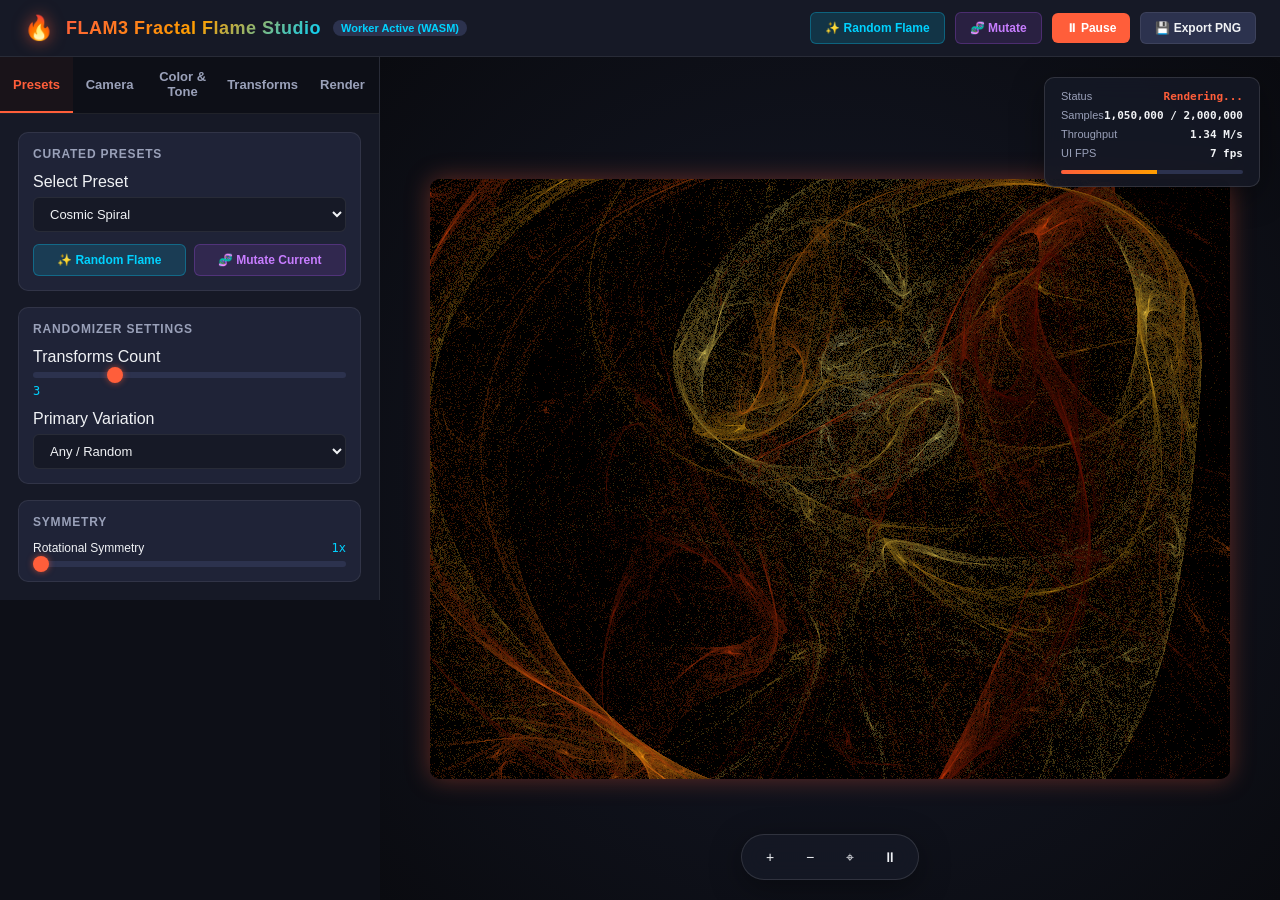
<file: results/fractal-flames/unguided/index.html>
<!DOCTYPE html>
<html lang="en">
<head>
    <meta charset="UTF-8">
    <meta name="viewport" content="width=device-width, initial-scale=1.0">
    <title>FLAM3 Fractal Flame Generator (WebAssembly)</title>
    <link rel="stylesheet" href="style.css">
</head>
<body>
    <header>
        <div class="brand">
            <span class="brand-icon">🔥</span>
            <span class="brand-title">FLAM3 Fractal Flame Studio</span>
            <span class="brand-badge" id="engineStatus">WASM Initializing...</span>
        </div>
        <div class="header-actions">
            <button class="btn btn-cyan" id="btnRandomTop">✨ Random Flame</button>
            <button class="btn btn-purple" id="btnMutateTop">🧬 Mutate</button>
            <button class="btn btn-primary" id="btnRenderToggle">▶ Render</button>
            <button class="btn" id="btnExportPng">💾 Export PNG</button>
        </div>
    </header>

    <div class="app-container">
        <!-- Sidebar Controls -->
        <aside class="sidebar">
            <nav class="sidebar-tabs">
                <button class="tab-btn active" data-tab="presets-tab">Presets</button>
                <button class="tab-btn" data-tab="camera-tab">Camera</button>
                <button class="tab-btn" data-tab="color-tab">Color & Tone</button>
                <button class="tab-btn" data-tab="xforms-tab">Transforms</button>
                <button class="tab-btn" data-tab="render-tab">Render</button>
            </nav>

            <div class="sidebar-content">
                <!-- Presets Tab -->
                <div class="tab-pane active" id="presets-tab">
                    <div class="control-card">
                        <div class="card-title">Curated Presets</div>
                        <div class="control-row">
                            <label for="presetSelect">Select Preset</label>
                            <select id="presetSelect"></select>
                        </div>
                        <div class="btn-grid">
                            <button class="btn btn-cyan" id="btnRandom">✨ Random Flame</button>
                            <button class="btn btn-purple" id="btnMutate">🧬 Mutate Current</button>
                        </div>
                    </div>

                    <div class="control-card">
                        <div class="card-title">Randomizer Settings</div>
                        <div class="control-row">
                            <label for="randNumXforms">Transforms Count</label>
                            <input type="range" id="randNumXforms" min="2" max="6" value="3" step="1">
                            <span class="val-display" id="randNumXformsVal">3</span>
                        </div>
                        <div class="control-row">
                            <label for="randPrimaryVar">Primary Variation</label>
                            <select id="randPrimaryVar">
                                <option value="Any">Any / Random</option>
                                <option value="Swirl">Swirl</option>
                                <option value="Spherical">Spherical</option>
                                <option value="Horseshoe">Horseshoe</option>
                                <option value="Julia">Julia</option>
                                <option value="Hyperbolic">Hyperbolic</option>
                                <option value="Diamond">Diamond</option>
                                <option value="Bubble">Bubble</option>
                                <option value="Rings">Rings</option>
                            </select>
                        </div>
                    </div>

                    <div class="control-card">
                        <div class="card-title">Symmetry</div>
                        <div class="control-row">
                            <div class="label-val">
                                <label for="symmetrySlider">Rotational Symmetry</label>
                                <span class="val-display" id="symmetryVal">1x</span>
                            </div>
                            <input type="range" id="symmetrySlider" min="1" max="12" value="1" step="1">
                        </div>
                    </div>
                </div>

                <!-- Camera Tab -->
                <div class="tab-pane" id="camera-tab">
                    <div class="control-card">
                        <div class="card-title">Viewport & Framing</div>
                        <div class="control-row">
                            <div class="label-val">
                                <label for="zoomSlider">Zoom / Scale</label>
                                <span class="val-display" id="zoomVal">1.10x</span>
                            </div>
                            <input type="range" id="zoomSlider" min="0.1" max="5.0" value="1.1" step="0.05">
                        </div>
                        <div class="control-row">
                            <div class="label-val">
                                <label for="rotationSlider">Rotation</label>
                                <span class="val-display" id="rotationVal">0°</span>
                            </div>
                            <input type="range" id="rotationSlider" min="-180" max="180" value="0" step="1">
                        </div>
                        <div class="control-row">
                            <div class="label-val">
                                <label for="panXSlider">Pan Center X</label>
                                <span class="val-display" id="panXVal">0.00</span>
                            </div>
                            <input type="range" id="panXSlider" min="-2.0" max="2.0" value="0.0" step="0.02">
                        </div>
                        <div class="control-row">
                            <div class="label-val">
                                <label for="panYSlider">Pan Center Y</label>
                                <span class="val-display" id="panYVal">0.00</span>
                            </div>
                            <input type="range" id="panYSlider" min="-2.0" max="2.0" value="0.0" step="0.02">
                        </div>
                        <button class="btn" id="btnResetCamera">↺ Reset Camera</button>
                    </div>
                </div>

                <!-- Color & Tone Tab -->
                <div class="tab-pane" id="color-tab">
                    <div class="control-card">
                        <div class="card-title">Color Palette</div>
                        <div class="control-row">
                            <label for="paletteSelect">Built-in Palette</label>
                            <select id="paletteSelect"></select>
                            <div class="palette-preview" id="palettePreview"></div>
                        </div>
                    </div>

                    <div class="control-card">
                        <div class="card-title">Tone Mapping (Density & Gamma)</div>
                        <div class="control-row">
                            <div class="label-val">
                                <label for="gammaSlider">Gamma</label>
                                <span class="val-display" id="gammaVal">2.20</span>
                            </div>
                            <input type="range" id="gammaSlider" min="0.5" max="4.0" value="2.2" step="0.05">
                        </div>
                        <div class="control-row">
                            <div class="label-val">
                                <label for="brightnessSlider">Brightness</label>
                                <span class="val-display" id="brightnessVal">1.00</span>
                            </div>
                            <input type="range" id="brightnessSlider" min="0.1" max="3.0" value="1.0" step="0.05">
                        </div>
                        <div class="control-row">
                            <div class="label-val">
                                <label for="vibrancySlider">Vibrancy</label>
                                <span class="val-display" id="vibrancyVal">1.00</span>
                            </div>
                            <input type="range" id="vibrancySlider" min="0.0" max="2.0" value="1.0" step="0.05">
                        </div>
                        <div class="control-row">
                            <label for="bgSelect">Background</label>
                            <select id="bgSelect">
                                <option value="0xFF000000">Deep Black</option>
                                <option value="0xFF0A0C14">Dark Navy</option>
                                <option value="0xFF151218">Dark Plum</option>
                                <option value="0xFF0F1715">Dark Forest</option>
                            </select>
                        </div>
                    </div>
                </div>

                <!-- Transforms Tab -->
                <div class="tab-pane" id="xforms-tab">
                    <div class="control-card">
                        <div class="card-title">
                            <span>Transform Function List</span>
                            <button class="btn btn-cyan" id="btnAddXform" style="padding: 4px 8px; font-size: 10px;">+ Add</button>
                        </div>
                        <div id="xformsContainer" style="display: flex; flex-direction: column; gap: 12px;"></div>
                    </div>
                </div>

                <!-- Render Settings Tab -->
                <div class="tab-pane" id="render-tab">
                    <div class="control-card">
                        <div class="card-title">Quality & Resolution</div>
                        <div class="control-row">
                            <label for="resSelect">Resolution</label>
                            <select id="resSelect">
                                <option value="512x512">512 × 512 (Square Fast)</option>
                                <option value="800x600" selected>800 × 600 (Standard)</option>
                                <option value="1024x768">1024 × 768 (High Res)</option>
                                <option value="1280x720">1280 × 720 (HD Widescreen)</option>
                            </select>
                        </div>
                        <div class="control-row">
                            <label for="ssSelect">Spatial Supersampling</label>
                            <select id="ssSelect">
                                <option value="1">1x (Fastest preview)</option>
                                <option value="2" selected>2x (Standard Anti-Aliased)</option>
                                <option value="3">3x (Ultra Crisp)</option>
                            </select>
                        </div>
                        <div class="control-row">
                            <div class="label-val">
                                <label for="targetSamplesSlider">Target Quality Samples</label>
                                <span class="val-display" id="targetSamplesVal">2,000,000</span>
                            </div>
                            <input type="range" id="targetSamplesSlider" min="200000" max="10000000" value="2000000" step="100000">
                        </div>
                    </div>

                    <div class="control-card">
                        <div class="card-title">Engine Information</div>
                        <p style="font-size: 12px; color: var(--text-muted); line-height: 1.5;">
                            Powered by <strong>FLAM3 C++ WebAssembly</strong> compiled with Emscripten. Iterates the Chaos Game using non-linear variation transforms and logarithmic density tone mapping.
                        </p>
                    </div>
                </div>
            </div>
        </aside>

        <!-- Viewport Canvas Area -->
        <main class="viewport-container" id="viewport">
            <canvas id="flameCanvas" width="800" height="600"></canvas>

            <!-- Stats Overlay -->
            <div class="stats-overlay">
                <div class="stat-item">
                    <span class="stat-label">Status</span>
                    <span class="stat-value" id="statStatus">Ready</span>
                </div>
                <div class="stat-item">
                    <span class="stat-label">Samples</span>
                    <span class="stat-value" id="statSamples">0 / 2,000,000</span>
                </div>
                <div class="stat-item">
                    <span class="stat-label">Throughput</span>
                    <span class="stat-value" id="statSpeed">0.0 M/s</span>
                </div>
                <div class="stat-item">
                    <span class="stat-label">UI FPS</span>
                    <span class="stat-value" id="statFps">60 fps</span>
                </div>
                <div class="progress-bar-container">
                    <div class="progress-fill" id="statProgress"></div>
                </div>
            </div>

            <!-- Canvas Floating Toolbar -->
            <div class="viewport-toolbar">
                <button class="tool-btn" id="btnZoomIn" title="Zoom In">+</button>
                <button class="tool-btn" id="btnZoomOut" title="Zoom Out">−</button>
                <button class="tool-btn" id="btnCenterView" title="Center Attractor">⌖</button>
                <button class="tool-btn" id="btnTogglePlay" title="Play/Pause">⏸</button>
            </div>
        </main>
    </div>

    <!-- Modern ES6 Module Loading -->
    <script type="module" src="app.js"></script>
</body>
</html>
</file>
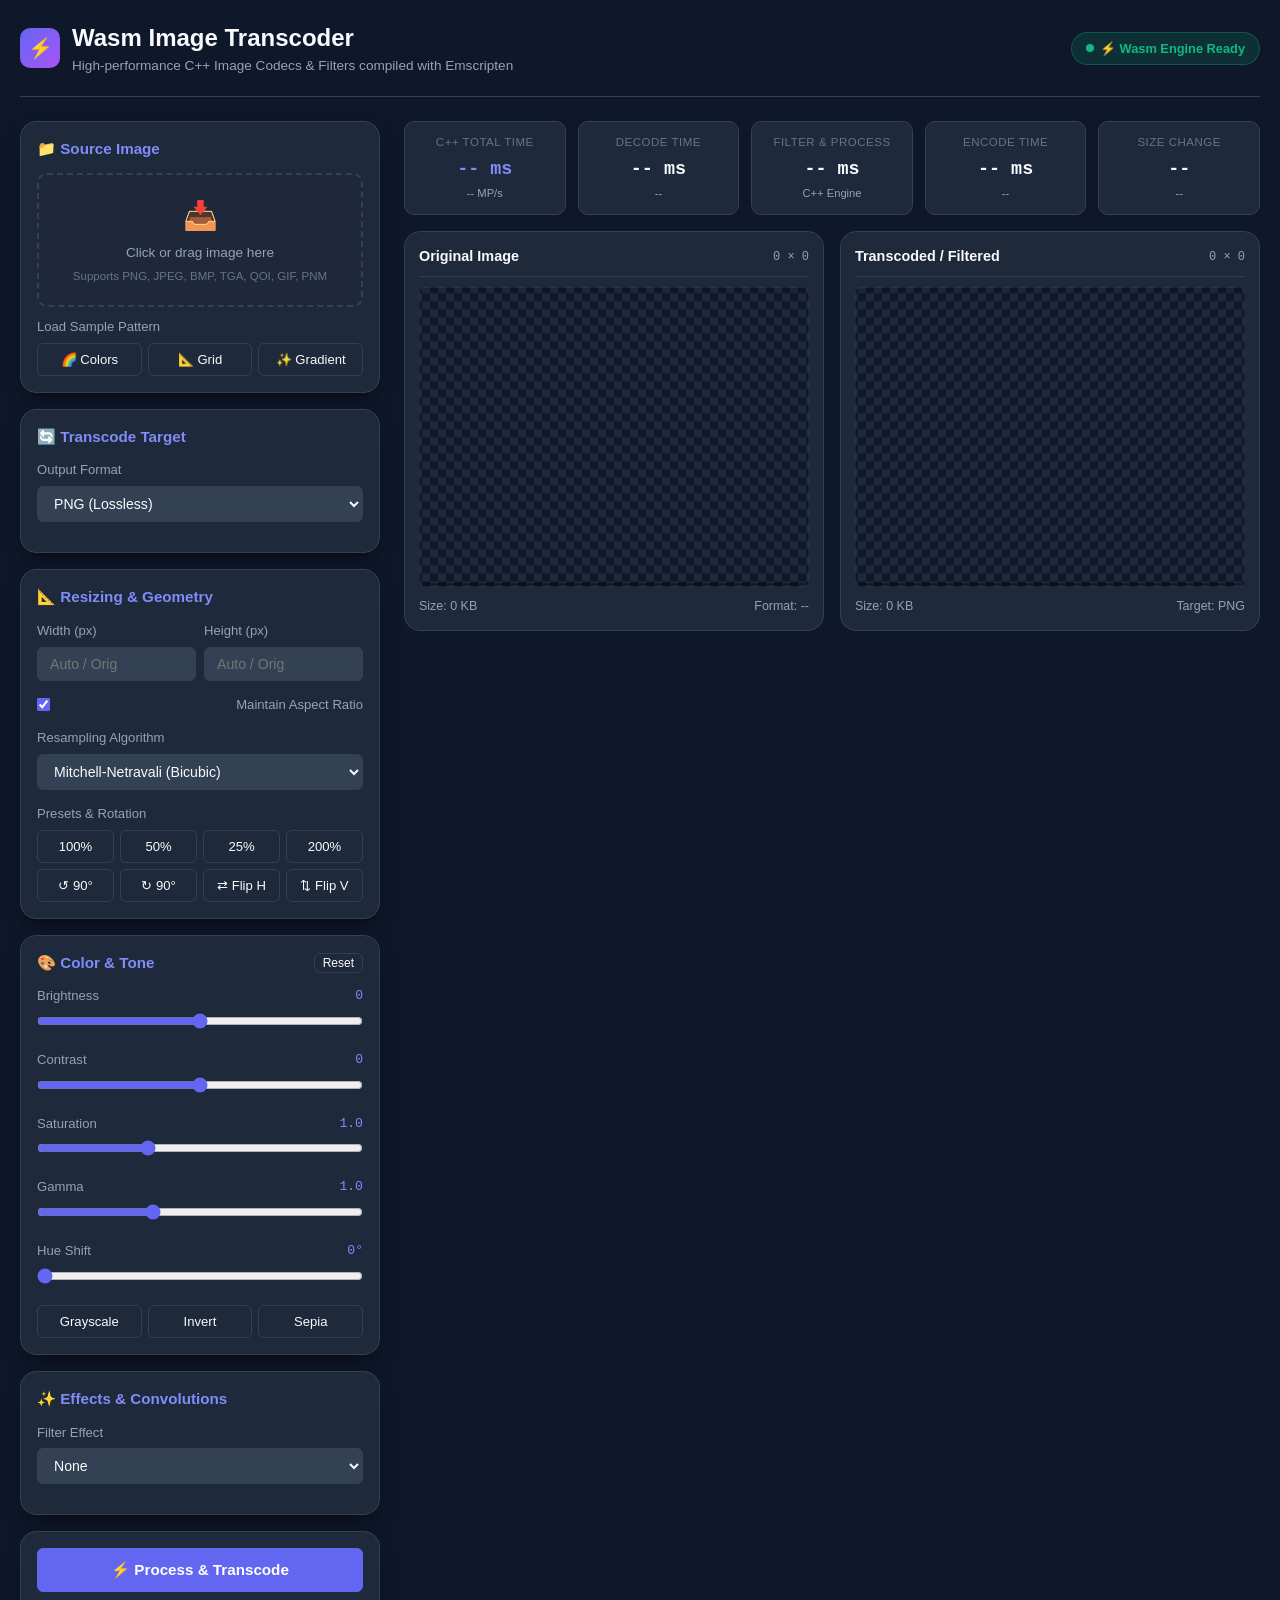
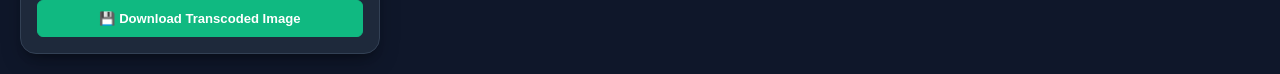
<file: results/image-transcoder/guided/index.html>
<!DOCTYPE html>
<html lang="en">
<head>
  <meta charset="UTF-8">
  <meta name="viewport" content="width=device-width, initial-scale=1.0">
  <title>Wasm Image Transcoder & Processing Studio</title>
  <style>
    :root {
      --bg-primary: #0f172a;
      --bg-secondary: #1e293b;
      --bg-card: #1e293b88;
      --bg-input: #334155;
      --accent: #6366f1;
      --accent-hover: #4f46e5;
      --accent-active: #4338ca;
      --accent-light: #818cf8;
      --text-primary: #f8fafc;
      --text-secondary: #94a3b8;
      --text-muted: #64748b;
      --border: #334155;
      --border-focus: #6366f1;
      --success: #10b981;
      --warning: #f59e0b;
      --danger: #ef4444;
      --radius-sm: 6px;
      --radius-md: 10px;
      --radius-lg: 16px;
      --shadow: 0 10px 25px -5px rgba(0, 0, 0, 0.3), 0 8px 10px -6px rgba(0, 0, 0, 0.3);
    }

    * {
      box-sizing: border-box;
      margin: 0;
      padding: 0;
    }

    body {
      font-family: -apple-system, BlinkMacSystemFont, "Segoe UI", Roboto, Helvetica, Arial, sans-serif;
      background-color: var(--bg-primary);
      color: var(--text-primary);
      line-height: 1.5;
      min-height: 100vh;
      padding: 20px;
    }

    .container {
      max-width: 1400px;
      margin: 0 auto;
    }

    header {
      display: flex;
      justify-content: space-between;
      align-items: center;
      padding-bottom: 20px;
      border-bottom: 1px solid var(--border);
      margin-bottom: 24px;
      flex-wrap: wrap;
      gap: 12px;
    }

    .logo-group {
      display: flex;
      align-items: center;
      gap: 12px;
    }

    .logo-icon {
      width: 40px;
      height: 40px;
      background: linear-gradient(135deg, #6366f1, #a855f7);
      border-radius: var(--radius-md);
      display: flex;
      align-items: center;
      justify-content: center;
      font-size: 20px;
      font-weight: bold;
    }

    h1 {
      font-size: 1.5rem;
      font-weight: 700;
      color: var(--text-primary);
    }

    .subtitle {
      font-size: 0.85rem;
      color: var(--text-secondary);
    }

    .status-badge {
      display: inline-flex;
      align-items: center;
      gap: 6px;
      padding: 6px 14px;
      border-radius: 9999px;
      font-size: 0.8rem;
      font-weight: 600;
      background: rgba(16, 185, 129, 0.15);
      color: var(--success);
      border: 1px solid rgba(16, 185, 129, 0.3);
    }

    .status-badge.loading {
      background: rgba(245, 158, 11, 0.15);
      color: var(--warning);
      border-color: rgba(245, 158, 11, 0.3);
    }

    .status-badge.error {
      background: rgba(239, 68, 68, 0.15);
      color: var(--danger);
      border-color: rgba(239, 68, 68, 0.3);
    }

    .status-dot {
      width: 8px;
      height: 8px;
      border-radius: 50%;
      background-color: currentColor;
    }

    .main-grid {
      display: grid;
      grid-template-columns: 360px 1fr;
      gap: 24px;
    }

    @media (max-width: 1024px) {
      .main-grid {
        grid-template-columns: 1fr;
      }
    }

    /* Sidebar controls */
    .controls-panel {
      display: flex;
      flex-direction: column;
      gap: 16px;
    }

    .card {
      background: var(--bg-secondary);
      border: 1px solid var(--border);
      border-radius: var(--radius-lg);
      padding: 16px;
      box-shadow: var(--shadow);
    }

    .card-title {
      font-size: 0.95rem;
      font-weight: 600;
      color: var(--accent-light);
      margin-bottom: 12px;
      display: flex;
      align-items: center;
      justify-content: space-between;
    }

    .control-group {
      margin-bottom: 14px;
    }

    .control-group:last-child {
      margin-bottom: 0;
    }

    label {
      display: flex;
      justify-content: space-between;
      font-size: 0.82rem;
      font-weight: 500;
      color: var(--text-secondary);
      margin-bottom: 6px;
    }

    .val-badge {
      color: var(--accent-light);
      font-family: monospace;
    }

    select, input[type="text"], input[type="number"] {
      width: 100%;
      background: var(--bg-input);
      border: 1px solid var(--border);
      color: var(--text-primary);
      padding: 8px 12px;
      border-radius: var(--radius-sm);
      font-size: 0.88rem;
      outline: none;
      transition: border-color 0.2s;
    }

    select:focus, input[type="text"]:focus, input[type="number"]:focus {
      border-color: var(--border-focus);
    }

    input[type="range"] {
      width: 100%;
      accent-color: var(--accent);
      cursor: pointer;
    }

    .btn-row {
      display: grid;
      grid-template-columns: repeat(auto-fit, minmax(60px, 1fr));
      gap: 6px;
      margin-top: 6px;
    }

    button {
      background: var(--bg-input);
      border: 1px solid var(--border);
      color: var(--text-primary);
      padding: 8px 12px;
      border-radius: var(--radius-sm);
      font-size: 0.82rem;
      font-weight: 500;
      cursor: pointer;
      transition: all 0.2s;
      display: inline-flex;
      align-items: center;
      justify-content: center;
      gap: 4px;
    }

    button:hover {
      background: #475569;
      border-color: #64748b;
    }

    button:active {
      transform: scale(0.98);
    }

    button.btn-primary {
      background: var(--accent);
      border-color: var(--accent);
      color: #ffffff;
      font-weight: 600;
    }

    button.btn-primary:hover {
      background: var(--accent-hover);
      border-color: var(--accent-hover);
    }

    button.btn-success {
      background: var(--success);
      border-color: var(--success);
      color: #ffffff;
      font-weight: 600;
    }

    button.btn-success:hover {
      background: #059669;
      border-color: #059669;
    }

    button.btn-outline {
      background: transparent;
      border-color: var(--border);
    }

    button.btn-outline.active {
      background: rgba(99, 102, 241, 0.2);
      border-color: var(--accent);
      color: var(--accent-light);
    }

    .dropzone {
      border: 2px dashed var(--border);
      border-radius: var(--radius-md);
      padding: 20px;
      text-align: center;
      cursor: pointer;
      transition: all 0.2s;
      background: rgba(30, 41, 59, 0.5);
    }

    .dropzone:hover, .dropzone.dragover {
      border-color: var(--accent);
      background: rgba(99, 102, 241, 0.05);
    }

    .dropzone-icon {
      font-size: 28px;
      margin-bottom: 6px;
    }

    .dropzone-text {
      font-size: 0.85rem;
      color: var(--text-secondary);
    }

    .dropzone-subtext {
      font-size: 0.72rem;
      color: var(--text-muted);
      margin-top: 4px;
    }

    /* Preview area */
    .preview-panel {
      display: flex;
      flex-direction: column;
      gap: 16px;
    }

    .stats-bar {
      display: grid;
      grid-template-columns: repeat(auto-fit, minmax(130px, 1fr));
      gap: 12px;
    }

    .stat-card {
      background: var(--bg-secondary);
      border: 1px solid var(--border);
      border-radius: var(--radius-md);
      padding: 12px;
      text-align: center;
    }

    .stat-label {
      font-size: 0.72rem;
      color: var(--text-muted);
      text-transform: uppercase;
      letter-spacing: 0.5px;
      margin-bottom: 4px;
    }

    .stat-value {
      font-size: 1.15rem;
      font-weight: 700;
      color: var(--text-primary);
      font-family: monospace;
    }

    .stat-value.highlight {
      color: var(--accent-light);
    }

    .stat-sub {
      font-size: 0.7rem;
      color: var(--text-secondary);
      margin-top: 2px;
    }

    .preview-grid {
      display: grid;
      grid-template-columns: 1fr 1fr;
      gap: 16px;
    }

    @media (max-width: 768px) {
      .preview-grid {
        grid-template-columns: 1fr;
      }
    }

    .preview-box {
      background: var(--bg-secondary);
      border: 1px solid var(--border);
      border-radius: var(--radius-lg);
      padding: 14px;
      display: flex;
      flex-direction: column;
      min-height: 400px;
    }

    .preview-header {
      display: flex;
      justify-content: space-between;
      align-items: center;
      margin-bottom: 10px;
      padding-bottom: 8px;
      border-bottom: 1px solid var(--border);
    }

    .preview-title {
      font-size: 0.9rem;
      font-weight: 600;
      display: flex;
      align-items: center;
      gap: 8px;
    }

    .preview-info {
      font-size: 0.75rem;
      color: var(--text-secondary);
      font-family: monospace;
    }

    .canvas-container {
      flex: 1;
      display: flex;
      align-items: center;
      justify-content: center;
      overflow: auto;
      background: repeating-conic-gradient(#1e293b 0% 25%, #0f172a 0% 50%) 50% / 16px 16px;
      border-radius: var(--radius-sm);
      border: 1px solid rgba(255, 255, 255, 0.05);
      position: relative;
      min-height: 280px;
    }

    canvas {
      max-width: 100%;
      max-height: 500px;
      object-fit: contain;
      image-rendering: auto;
      box-shadow: 0 4px 12px rgba(0,0,0,0.5);
    }

    .canvas-pixelated {
      image-rendering: pixelated;
    }

    .preview-footer {
      display: flex;
      justify-content: space-between;
      align-items: center;
      margin-top: 10px;
      font-size: 0.78rem;
      color: var(--text-secondary);
    }

    .two-col-inputs {
      display: grid;
      grid-template-columns: 1fr 1fr;
      gap: 8px;
    }

    .checkbox-label {
      display: flex;
      align-items: center;
      gap: 8px;
      cursor: pointer;
      font-size: 0.82rem;
      color: var(--text-secondary);
    }

    .checkbox-label input {
      accent-color: var(--accent);
      cursor: pointer;
    }

    .hidden {
      display: none !important;
    }
  </style>
</head>
<body>
  <div class="container">
    <header>
      <div class="logo-group">
        <div class="logo-icon">⚡</div>
        <div>
          <h1>Wasm Image Transcoder</h1>
          <div class="subtitle">High-performance C++ Image Codecs & Filters compiled with Emscripten</div>
        </div>
      </div>
      <div id="wasmStatus" class="status-badge loading">
        <span class="status-dot"></span>
        <span id="wasmStatusText">Loading WebAssembly Module...</span>
      </div>
    </header>

    <div class="main-grid">
      <!-- Left sidebar: Controls -->
      <div class="controls-panel">
        <!-- Input & Samples -->
        <div class="card">
          <div class="card-title">
            <span>📁 Source Image</span>
          </div>
          <div id="dropzone" class="dropzone">
            <div class="dropzone-icon">📥</div>
            <div class="dropzone-text">Click or drag image here</div>
            <div class="dropzone-subtext">Supports PNG, JPEG, BMP, TGA, QOI, GIF, PNM</div>
            <input type="file" id="fileInput" accept="image/*,.qoi,.tga,.bmp,.pnm" class="hidden">
          </div>
          <div class="control-group" style="margin-top: 10px;">
            <label>Load Sample Pattern</label>
            <div class="btn-row">
              <button id="btnSampleColor" class="btn-outline">🌈 Colors</button>
              <button id="btnSampleGrid" class="btn-outline">📐 Grid</button>
              <button id="btnSampleGradient" class="btn-outline">✨ Gradient</button>
            </div>
          </div>
        </div>

        <!-- Format & Compression -->
        <div class="card">
          <div class="card-title">
            <span>🔄 Transcode Target</span>
          </div>
          <div class="control-group">
            <label for="formatSelect">Output Format</label>
            <select id="formatSelect">
              <option value="png" selected>PNG (Lossless)</option>
              <option value="jpeg">JPEG (Lossy)</option>
              <option value="bmp">BMP (Bitmap)</option>
              <option value="tga">TGA (Targa)</option>
              <option value="qoi">QOI (Quite OK Image)</option>
              <option value="rgba">Raw RGBA Buffer</option>
            </select>
          </div>
          <div id="jpegQualityGroup" class="control-group hidden">
            <label for="jpegQuality">
              <span>JPEG Quality</span>
              <span id="jpegQualityVal" class="val-badge">85%</span>
            </label>
            <input type="range" id="jpegQuality" min="1" max="100" value="85">
          </div>
        </div>

        <!-- Dimensions & Resizing -->
        <div class="card">
          <div class="card-title">
            <span>📐 Resizing & Geometry</span>
          </div>
          <div class="control-group">
            <div class="two-col-inputs">
              <div>
                <label for="targetWidth">Width (px)</label>
                <input type="number" id="targetWidth" min="1" placeholder="Auto / Orig">
              </div>
              <div>
                <label for="targetHeight">Height (px)</label>
                <input type="number" id="targetHeight" min="1" placeholder="Auto / Orig">
              </div>
            </div>
          </div>
          <div class="control-group">
            <label class="checkbox-label">
              <input type="checkbox" id="aspectRatioCheck" checked>
              <span>Maintain Aspect Ratio</span>
            </label>
          </div>
          <div class="control-group">
            <label for="resizerSelect">Resampling Algorithm</label>
            <select id="resizerSelect">
              <option value="mitchell" selected>Mitchell-Netravali (Bicubic)</option>
              <option value="catmullrom">Catmull-Rom (Sharp)</option>
              <option value="bilinear">Bilinear (Triangle)</option>
              <option value="box">Box (Fast)</option>
              <option value="nearest">Nearest Neighbor (Pixel Art)</option>
            </select>
          </div>
          <div class="control-group">
            <label>Presets & Rotation</label>
            <div class="btn-row">
              <button id="btnScale100" class="btn-outline">100%</button>
              <button id="btnScale50" class="btn-outline">50%</button>
              <button id="btnScale25" class="btn-outline">25%</button>
              <button id="btnScale200" class="btn-outline">200%</button>
            </div>
            <div class="btn-row" style="margin-top: 6px;">
              <button id="btnRotCCW" class="btn-outline" title="Rotate 90 CCW">↺ 90°</button>
              <button id="btnRotCW" class="btn-outline" title="Rotate 90 CW">↻ 90°</button>
              <button id="btnFlipH" class="btn-outline" title="Flip Horizontal">⇄ Flip H</button>
              <button id="btnFlipV" class="btn-outline" title="Flip Vertical">⇅ Flip V</button>
            </div>
          </div>
        </div>

        <!-- Color Adjustments -->
        <div class="card">
          <div class="card-title">
            <span>🎨 Color & Tone</span>
            <button id="btnResetColors" class="btn-outline" style="padding: 2px 8px; font-size: 0.75rem;">Reset</button>
          </div>
          <div class="control-group">
            <label for="brightness">
              <span>Brightness</span>
              <span id="brightnessVal" class="val-badge">0</span>
            </label>
            <input type="range" id="brightness" min="-100" max="100" value="0">
          </div>
          <div class="control-group">
            <label for="contrast">
              <span>Contrast</span>
              <span id="contrastVal" class="val-badge">0</span>
            </label>
            <input type="range" id="contrast" min="-100" max="100" value="0">
          </div>
          <div class="control-group">
            <label for="saturation">
              <span>Saturation</span>
              <span id="saturationVal" class="val-badge">1.0</span>
            </label>
            <input type="range" id="saturation" min="0" max="3" step="0.05" value="1.0">
          </div>
          <div class="control-group">
            <label for="gamma">
              <span>Gamma</span>
              <span id="gammaVal" class="val-badge">1.0</span>
            </label>
            <input type="range" id="gamma" min="0.2" max="2.5" step="0.05" value="1.0">
          </div>
          <div class="control-group">
            <label for="hueShift">
              <span>Hue Shift</span>
              <span id="hueShiftVal" class="val-badge">0°</span>
            </label>
            <input type="range" id="hueShift" min="0" max="360" value="0">
          </div>
          <div class="control-group">
            <div class="btn-row">
              <button id="btnGrayscale" class="btn-outline">Grayscale</button>
              <button id="btnInvert" class="btn-outline">Invert</button>
              <button id="btnSepia" class="btn-outline">Sepia</button>
            </div>
          </div>
        </div>

        <!-- Effects & Convolutions -->
        <div class="card">
          <div class="card-title">
            <span>✨ Effects & Convolutions</span>
          </div>
          <div class="control-group">
            <label for="effectSelect">Filter Effect</label>
            <select id="effectSelect">
              <option value="none" selected>None</option>
              <option value="gaussian_blur">Gaussian Blur</option>
              <option value="box_blur">Box Blur</option>
              <option value="sharpen">Sharpen</option>
              <option value="unsharp_mask">Unsharp Mask</option>
              <option value="sobel_edges">Sobel Edge Detection</option>
              <option value="emboss">3D Emboss</option>
              <option value="pixelate">Pixelate / Mosaic</option>
              <option value="dither">Floyd-Steinberg Dithering</option>
            </select>
          </div>
          <div id="effectParamGroup" class="control-group hidden">
            <label for="effectParam">
              <span id="effectParamLabel">Intensity</span>
              <span id="effectParamVal" class="val-badge">1.0</span>
            </label>
            <input type="range" id="effectParam" min="0.5" max="15" step="0.5" value="2">
          </div>
        </div>

        <!-- Action Buttons -->
        <div class="card">
          <button id="btnTranscode" class="btn-primary" style="width: 100%; padding: 12px; font-size: 0.95rem; margin-bottom: 8px;">
            ⚡ Process & Transcode
          </button>
          <button id="btnDownload" class="btn-success" style="width: 100%; padding: 10px;" disabled>
            💾 Download Transcoded Image
          </button>
        </div>
      </div>

      <!-- Right main area: Stats and Canvas previews -->
      <div class="preview-panel">
        <!-- Performance stats banner -->
        <div class="stats-bar">
          <div class="stat-card">
            <div class="stat-label">C++ Total Time</div>
            <div id="statTotalTime" class="stat-value highlight">-- ms</div>
            <div id="statThroughput" class="stat-sub">-- MP/s</div>
          </div>
          <div class="stat-card">
            <div class="stat-label">Decode Time</div>
            <div id="statDecodeTime" class="stat-value">-- ms</div>
            <div id="statInputFmt" class="stat-sub">--</div>
          </div>
          <div class="stat-card">
            <div class="stat-label">Filter & Process</div>
            <div id="statProcessTime" class="stat-value">-- ms</div>
            <div class="stat-sub">C++ Engine</div>
          </div>
          <div class="stat-card">
            <div class="stat-label">Encode Time</div>
            <div id="statEncodeTime" class="stat-value">-- ms</div>
            <div id="statOutputFmt" class="stat-sub">--</div>
          </div>
          <div class="stat-card">
            <div class="stat-label">Size Change</div>
            <div id="statSizeChange" class="stat-value">--</div>
            <div id="statSavings" class="stat-sub">--</div>
          </div>
        </div>

        <!-- Side-by-side Canvases -->
        <div class="preview-grid">
          <!-- Input Preview -->
          <div class="preview-box">
            <div class="preview-header">
              <div class="preview-title">
                <span>Original Image</span>
              </div>
              <div id="inputDimensions" class="preview-info">0 × 0</div>
            </div>
            <div class="canvas-container">
              <canvas id="inputCanvas" width="400" height="300"></canvas>
            </div>
            <div class="preview-footer">
              <span id="inputFileSize">Size: 0 KB</span>
              <span id="inputFormatBadge">Format: --</span>
            </div>
          </div>

          <!-- Output Preview -->
          <div class="preview-box">
            <div class="preview-header">
              <div class="preview-title">
                <span>Transcoded / Filtered</span>
              </div>
              <div id="outputDimensions" class="preview-info">0 × 0</div>
            </div>
            <div class="canvas-container">
              <canvas id="outputCanvas" width="400" height="300"></canvas>
            </div>
            <div class="preview-footer">
              <span id="outputFileSize">Size: 0 KB</span>
              <span id="outputFormatBadge">Target: PNG</span>
            </div>
          </div>
        </div>
      </div>
    </div>
  </div>

  <script type="module">
    import createModule from './module.mjs';

    // State
    let wasmModule = null;
    let rawInputBytes = null;
    let inputWidth = 0;
    let inputHeight = 0;
    let inputFormat = '';
    let currentProcessedBytes = null;
    let currentProcessedFormat = 'png';
    let rotationAngle = 0;
    let flipHState = false;
    let flipVState = false;
    let grayscaleState = false;
    let invertState = false;
    let sepiaState = false;
    let debounceTimer = null;

    // DOM Elements
    const wasmStatus = document.getElementById('wasmStatus');
    const wasmStatusText = document.getElementById('wasmStatusText');
    const dropzone = document.getElementById('dropzone');
    const fileInput = document.getElementById('fileInput');
    const formatSelect = document.getElementById('formatSelect');
    const jpegQualityGroup = document.getElementById('jpegQualityGroup');
    const jpegQuality = document.getElementById('jpegQuality');
    const jpegQualityVal = document.getElementById('jpegQualityVal');
    const targetWidth = document.getElementById('targetWidth');
    const targetHeight = document.getElementById('targetHeight');
    const aspectRatioCheck = document.getElementById('aspectRatioCheck');
    const resizerSelect = document.getElementById('resizerSelect');
    const brightness = document.getElementById('brightness');
    const brightnessVal = document.getElementById('brightnessVal');
    const contrast = document.getElementById('contrast');
    const contrastVal = document.getElementById('contrastVal');
    const saturation = document.getElementById('saturation');
    const saturationVal = document.getElementById('saturationVal');
    const gamma = document.getElementById('gamma');
    const gammaVal = document.getElementById('gammaVal');
    const hueShift = document.getElementById('hueShift');
    const hueShiftVal = document.getElementById('hueShiftVal');
    const btnGrayscale = document.getElementById('btnGrayscale');
    const btnInvert = document.getElementById('btnInvert');
    const btnSepia = document.getElementById('btnSepia');
    const btnResetColors = document.getElementById('btnResetColors');
    const effectSelect = document.getElementById('effectSelect');
    const effectParamGroup = document.getElementById('effectParamGroup');
    const effectParam = document.getElementById('effectParam');
    const effectParamLabel = document.getElementById('effectParamLabel');
    const effectParamVal = document.getElementById('effectParamVal');
    const btnTranscode = document.getElementById('btnTranscode');
    const btnDownload = document.getElementById('btnDownload');
    const inputCanvas = document.getElementById('inputCanvas');
    const outputCanvas = document.getElementById('outputCanvas');
    const inputCtx = inputCanvas.getContext('2d');
    const outputCtx = outputCanvas.getContext('2d');

    // Stats Elements
    const statTotalTime = document.getElementById('statTotalTime');
    const statThroughput = document.getElementById('statThroughput');
    const statDecodeTime = document.getElementById('statDecodeTime');
    const statInputFmt = document.getElementById('statInputFmt');
    const statProcessTime = document.getElementById('statProcessTime');
    const statEncodeTime = document.getElementById('statEncodeTime');
    const statOutputFmt = document.getElementById('statOutputFmt');
    const statSizeChange = document.getElementById('statSizeChange');
    const statSavings = document.getElementById('statSavings');
    const inputDimensions = document.getElementById('inputDimensions');
    const inputFileSize = document.getElementById('inputFileSize');
    const inputFormatBadge = document.getElementById('inputFormatBadge');
    const outputDimensions = document.getElementById('outputDimensions');
    const outputFileSize = document.getElementById('outputFileSize');
    const outputFormatBadge = document.getElementById('outputFormatBadge');

    function formatBytes(bytes) {
      if (!bytes || bytes === 0) return '0 B';
      const k = 1024;
      const sizes = ['B', 'KB', 'MB', 'GB'];
      const i = Math.floor(Math.log(bytes) / Math.log(k));
      return (bytes / Math.pow(k, i)).toFixed(1) + ' ' + sizes[i];
    }

    // Initialize Wasm
    async function initWasm() {
      try {
        wasmStatusText.textContent = 'Initializing Wasm Module...';
        wasmModule = await createModule();
        wasmStatus.className = 'status-badge';
        wasmStatusText.textContent = '⚡ Wasm Engine Ready';
        console.log('WebAssembly Image Transcoder initialized successfully');

        // Create initial default sample image
        generateSamplePattern('color');
      } catch (err) {
        console.error('Failed to initialize Wasm module:', err);
        wasmStatus.className = 'status-badge error';
        wasmStatusText.textContent = '❌ Wasm Failed: ' + err.message;
      }
    }

    // Generate sample procedural image
    function generateSamplePattern(type) {
      const w = 512;
      const h = 512;
      const offscreen = document.createElement('canvas');
      offscreen.width = w;
      offscreen.height = h;
      const ctx = offscreen.getContext('2d');

      if (type === 'color') {
        const grad = ctx.createLinearGradient(0, 0, w, h);
        grad.addColorStop(0, '#f43f5e');
        grad.addColorStop(0.25, '#ec4899');
        grad.addColorStop(0.5, '#8b5cf6');
        grad.addColorStop(0.75, '#3b82f6');
        grad.addColorStop(1, '#10b981');
        ctx.fillStyle = grad;
        ctx.fillRect(0, 0, w, h);

        // Add geometric elements
        ctx.fillStyle = 'rgba(255, 255, 255, 0.2)';
        for (let i = 0; i < 6; i++) {
          ctx.beginPath();
          ctx.arc(w / 2, h / 2, 40 + i * 35, 0, Math.PI * 2);
          ctx.lineWidth = 10;
          ctx.strokeStyle = 'rgba(255, 255, 255, 0.25)';
          ctx.stroke();
        }
        ctx.fillStyle = '#ffffff';
        ctx.font = 'bold 36px sans-serif';
        ctx.textAlign = 'center';
        ctx.fillText('WASM TRANSCODER', w / 2, h / 2 - 10);
        ctx.font = '20px sans-serif';
        ctx.fillText('512 × 512 RGBA', w / 2, h / 2 + 30);
      } else if (type === 'grid') {
        ctx.fillStyle = '#0f172a';
        ctx.fillRect(0, 0, w, h);
        ctx.strokeStyle = '#38bdf8';
        ctx.lineWidth = 2;
        const step = 32;
        for (let x = 0; x <= w; x += step) {
          ctx.beginPath();
          ctx.moveTo(x, 0);
          ctx.lineTo(x, h);
          ctx.stroke();
        }
        for (let y = 0; y <= h; y += step) {
          ctx.beginPath();
          ctx.moveTo(0, y);
          ctx.lineTo(w, y);
          ctx.stroke();
        }
        ctx.fillStyle = '#f59e0b';
        ctx.beginPath();
        ctx.arc(w / 2, h / 2, 80, 0, Math.PI * 2);
        ctx.fill();
      } else if (type === 'gradient') {
        const rad = ctx.createRadialGradient(w / 2, h / 2, 20, w / 2, h / 2, w / 2);
        rad.addColorStop(0, '#facc15');
        rad.addColorStop(0.5, '#ea580c');
        rad.addColorStop(1, '#431407');
        ctx.fillStyle = rad;
        ctx.fillRect(0, 0, w, h);
      }

      offscreen.toBlob(async (blob) => {
        const buffer = await blob.arrayBuffer();
        loadInputBuffer(new Uint8Array(buffer), 'PNG Sample', 'png');
      }, 'image/png');
    }

    // Load input image buffer
    function loadInputBuffer(uint8Array, name, formatHint) {
      rawInputBytes = uint8Array;
      if (!wasmModule) return;

      const decodeRes = wasmModule.decodeImage(rawInputBytes);
      if (!decodeRes.success) {
        alert('Failed to decode image: ' + decodeRes.error);
        return;
      }

      inputWidth = decodeRes.width;
      inputHeight = decodeRes.height;
      inputFormat = decodeRes.format || formatHint || 'raw';

      // Render to input canvas
      inputCanvas.width = inputWidth;
      inputCanvas.height = inputHeight;
      const imgData = new ImageData(
        new Uint8ClampedArray(decodeRes.data.buffer, decodeRes.data.byteOffset, decodeRes.data.byteLength),
        inputWidth,
        inputHeight
      );
      inputCtx.putImageData(imgData, 0, 0);

      // Update input info
      inputDimensions.textContent = `${inputWidth} × ${inputHeight}`;
      inputFileSize.textContent = `Size: ${formatBytes(rawInputBytes.byteLength)}`;
      inputFormatBadge.textContent = `Format: ${inputFormat.toUpperCase()}`;

      // Reset target dimensions placeholder
      targetWidth.value = '';
      targetHeight.value = '';
      targetWidth.placeholder = inputWidth;
      targetHeight.placeholder = inputHeight;

      // Run transcode pipeline
      runTranscode();
    }

    // Get current options from UI
    function getOptions() {
      const format = formatSelect.value;
      const quality = parseInt(jpegQuality.value, 10);
      const tW = parseInt(targetWidth.value, 10) || 0;
      const tH = parseInt(targetHeight.value, 10) || 0;
      const maintainAspect = aspectRatioCheck.checked;
      const resizer = resizerSelect.value;

      const b = parseFloat(brightness.value);
      const c = parseFloat(contrast.value);
      const s = parseFloat(saturation.value);
      const g = parseFloat(gamma.value);
      const h = parseFloat(hueShift.value);

      const eff = effectSelect.value;
      const effParam = parseFloat(effectParam.value);

      return {
        outputFormat: format,
        jpegQuality: quality,
        targetWidth: tW,
        targetHeight: tH,
        maintainAspectRatio: maintainAspect,
        resizeFilter: resizer,
        rotation: rotationAngle,
        flipH: flipHState,
        flipV: flipVState,
        enableCrop: false,
        cropX: 0,
        cropY: 0,
        cropWidth: 0,
        cropHeight: 0,
        grayscale: grayscaleState,
        invert: invertState,
        sepia: sepiaState,
        brightness: b,
        contrast: c,
        saturation: s,
        gamma: g,
        hueShift: h,
        posterizeLevels: 0,
        effect: eff,
        effectParam: effParam
      };
    }

    // Run transcode in C++ Wasm
    function runTranscode() {
      if (!wasmModule || !rawInputBytes) return;

      const options = getOptions();
      currentProcessedFormat = options.outputFormat;

      const result = wasmModule.transcode(rawInputBytes, options);
      if (!result.success) {
        console.error('Transcode failed:', result.error);
        statTotalTime.textContent = 'Error';
        return;
      }

      currentProcessedBytes = result.data;

      // Render output preview canvas from previewRGBA
      const outW = result.outputWidth;
      const outH = result.outputHeight;
      outputCanvas.width = outW;
      outputCanvas.height = outH;

      if (options.resizeFilter === 'nearest') {
        outputCanvas.classList.add('canvas-pixelated');
      } else {
        outputCanvas.classList.remove('canvas-pixelated');
      }

      const outImgData = new ImageData(
        new Uint8ClampedArray(result.previewRGBA.buffer, result.previewRGBA.byteOffset, result.previewRGBA.byteLength),
        outW,
        outH
      );
      outputCtx.putImageData(outImgData, 0, 0);

      // Update Output stats
      outputDimensions.textContent = `${outW} × ${outH}`;
      outputFileSize.textContent = `Size: ${formatBytes(result.outputSizeBytes)}`;
      outputFormatBadge.textContent = `Target: ${result.outputFormat.toUpperCase()}`;

      // Update timing & throughput stats
      statTotalTime.textContent = `${result.totalTimeMs.toFixed(2)} ms`;
      statDecodeTime.textContent = `${result.decodeTimeMs.toFixed(2)} ms`;
      statProcessTime.textContent = `${result.processTimeMs.toFixed(2)} ms`;
      statEncodeTime.textContent = `${result.encodeTimeMs.toFixed(2)} ms`;

      statInputFmt.textContent = `In: ${inputFormat.toUpperCase()}`;
      statOutputFmt.textContent = `Out: ${result.outputFormat.toUpperCase()}`;

      const totalPixels = (outW * outH) / 1000000;
      const sec = result.totalTimeMs / 1000;
      const throughput = sec > 0 ? (totalPixels / sec).toFixed(1) : '0';
      statThroughput.textContent = `${throughput} MP/s`;

      const originalSize = rawInputBytes.byteLength;
      const newSize = result.outputSizeBytes;
      const diffRatio = ((newSize - originalSize) / originalSize) * 100;
      const sign = diffRatio > 0 ? '+' : '';
      statSizeChange.textContent = `${sign}${diffRatio.toFixed(1)}%`;
      statSavings.textContent = `${formatBytes(originalSize)} → ${formatBytes(newSize)}`;

      // Enable download button
      btnDownload.disabled = false;
    }

    function triggerDebouncedTranscode() {
      if (debounceTimer) clearTimeout(debounceTimer);
      debounceTimer = setTimeout(runTranscode, 40);
    }

    // Download handler
    function downloadProcessedImage() {
      if (!currentProcessedBytes || currentProcessedBytes.byteLength === 0) return;

      let mimeType = 'application/octet-stream';
      let extension = currentProcessedFormat.toLowerCase();

      if (extension === 'jpeg' || extension === 'jpg') {
        mimeType = 'image/jpeg';
        extension = 'jpg';
      } else if (extension === 'png') {
        mimeType = 'image/png';
      } else if (extension === 'bmp') {
        mimeType = 'image/bmp';
      } else if (extension === 'tga') {
        mimeType = 'image/x-tga';
      } else if (extension === 'qoi') {
        mimeType = 'image/qoi';
      } else if (extension === 'rgba') {
        mimeType = 'application/octet-stream';
        extension = 'raw';
      }

      const blob = new Blob([currentProcessedBytes], { type: mimeType });
      const url = URL.createObjectURL(blob);
      const a = document.createElement('a');
      a.href = url;
      a.download = `transcoded_${Date.now()}.${extension}`;
      document.body.appendChild(a);
      a.click();
      document.body.removeChild(a);
      URL.revokeObjectURL(url);
    }

    // Event Listeners
    dropzone.addEventListener('click', () => fileInput.click());
    dropzone.addEventListener('dragover', (e) => {
      e.preventDefault();
      dropzone.classList.add('dragover');
    });
    dropzone.addEventListener('dragleave', () => dropzone.classList.remove('dragover'));
    dropzone.addEventListener('drop', (e) => {
      e.preventDefault();
      dropzone.classList.remove('dragover');
      if (e.dataTransfer.files.length > 0) {
        handleFile(e.dataTransfer.files[0]);
      }
    });

    fileInput.addEventListener('change', (e) => {
      if (e.target.files.length > 0) {
        handleFile(e.target.files[0]);
      }
    });

    function handleFile(file) {
      const reader = new FileReader();
      reader.onload = (ev) => {
        const buffer = new Uint8Array(ev.target.result);
        const nameParts = file.name.split('.');
        const ext = nameParts.length > 1 ? nameParts.pop() : 'png';
        loadInputBuffer(buffer, file.name, ext);
      };
      reader.readAsArrayBuffer(file);
    }

    // Format selection
    formatSelect.addEventListener('change', () => {
      const isJpeg = formatSelect.value === 'jpeg';
      jpegQualityGroup.classList.toggle('hidden', !isJpeg);
      triggerDebouncedTranscode();
    });

    jpegQuality.addEventListener('input', () => {
      jpegQualityVal.textContent = `${jpegQuality.value}%`;
      triggerDebouncedTranscode();
    });

    // Dimension inputs
    targetWidth.addEventListener('input', triggerDebouncedTranscode);
    targetHeight.addEventListener('input', triggerDebouncedTranscode);
    aspectRatioCheck.addEventListener('change', triggerDebouncedTranscode);
    resizerSelect.addEventListener('change', triggerDebouncedTranscode);

    // Scale presets
    document.getElementById('btnScale100').addEventListener('click', () => {
      targetWidth.value = inputWidth;
      targetHeight.value = inputHeight;
      triggerDebouncedTranscode();
    });
    document.getElementById('btnScale50').addEventListener('click', () => {
      targetWidth.value = Math.round(inputWidth * 0.5);
      targetHeight.value = Math.round(inputHeight * 0.5);
      triggerDebouncedTranscode();
    });
    document.getElementById('btnScale25').addEventListener('click', () => {
      targetWidth.value = Math.round(inputWidth * 0.25);
      targetHeight.value = Math.round(inputHeight * 0.25);
      triggerDebouncedTranscode();
    });
    document.getElementById('btnScale200').addEventListener('click', () => {
      targetWidth.value = Math.round(inputWidth * 2.0);
      targetHeight.value = Math.round(inputHeight * 2.0);
      triggerDebouncedTranscode();
    });

    // Rotation & Flips
    document.getElementById('btnRotCW').addEventListener('click', () => {
      rotationAngle = (rotationAngle + 90) % 360;
      triggerDebouncedTranscode();
    });
    document.getElementById('btnRotCCW').addEventListener('click', () => {
      rotationAngle = (rotationAngle + 270) % 360;
      triggerDebouncedTranscode();
    });
    document.getElementById('btnFlipH').addEventListener('click', (e) => {
      flipHState = !flipHState;
      e.target.classList.toggle('active', flipHState);
      triggerDebouncedTranscode();
    });
    document.getElementById('btnFlipV').addEventListener('click', (e) => {
      flipVState = !flipVState;
      e.target.classList.toggle('active', flipVState);
      triggerDebouncedTranscode();
    });

    // Color adjustments
    brightness.addEventListener('input', () => {
      brightnessVal.textContent = brightness.value;
      triggerDebouncedTranscode();
    });
    contrast.addEventListener('input', () => {
      contrastVal.textContent = contrast.value;
      triggerDebouncedTranscode();
    });
    saturation.addEventListener('input', () => {
      saturationVal.textContent = saturation.value;
      triggerDebouncedTranscode();
    });
    gamma.addEventListener('input', () => {
      gammaVal.textContent = gamma.value;
      triggerDebouncedTranscode();
    });
    hueShift.addEventListener('input', () => {
      hueShiftVal.textContent = `${hueShift.value}°`;
      triggerDebouncedTranscode();
    });

    btnGrayscale.addEventListener('click', () => {
      grayscaleState = !grayscaleState;
      btnGrayscale.classList.toggle('active', grayscaleState);
      triggerDebouncedTranscode();
    });
    btnInvert.addEventListener('click', () => {
      invertState = !invertState;
      btnInvert.classList.toggle('active', invertState);
      triggerDebouncedTranscode();
    });
    btnSepia.addEventListener('click', () => {
      sepiaState = !sepiaState;
      btnSepia.classList.toggle('active', sepiaState);
      triggerDebouncedTranscode();
    });

    btnResetColors.addEventListener('click', () => {
      brightness.value = 0; brightnessVal.textContent = '0';
      contrast.value = 0; contrastVal.textContent = '0';
      saturation.value = 1.0; saturationVal.textContent = '1.0';
      gamma.value = 1.0; gammaVal.textContent = '1.0';
      hueShift.value = 0; hueShiftVal.textContent = '0°';
      grayscaleState = false; btnGrayscale.classList.remove('active');
      invertState = false; btnInvert.classList.remove('active');
      sepiaState = false; btnSepia.classList.remove('active');
      triggerDebouncedTranscode();
    });

    // Effects
    effectSelect.addEventListener('change', () => {
      const eff = effectSelect.value;
      const needsParam = ['gaussian_blur', 'box_blur', 'sharpen', 'unsharp_mask', 'pixelate'].includes(eff);
      effectParamGroup.classList.toggle('hidden', !needsParam);

      if (eff === 'gaussian_blur' || eff === 'box_blur') {
        effectParamLabel.textContent = 'Blur Radius (px)';
        effectParam.min = 1; effectParam.max = 20; effectParam.step = 1; effectParam.value = 3;
      } else if (eff === 'sharpen' || eff === 'unsharp_mask') {
        effectParamLabel.textContent = 'Sharpen Strength';
        effectParam.min = 0.2; effectParam.max = 5.0; effectParam.step = 0.2; effectParam.value = 1.5;
      } else if (eff === 'pixelate') {
        effectParamLabel.textContent = 'Pixel Block Size';
        effectParam.min = 2; effectParam.max = 64; effectParam.step = 2; effectParam.value = 12;
      }
      effectParamVal.textContent = effectParam.value;
      triggerDebouncedTranscode();
    });

    effectParam.addEventListener('input', () => {
      effectParamVal.textContent = effectParam.value;
      triggerDebouncedTranscode();
    });

    // Buttons
    btnTranscode.addEventListener('click', runTranscode);
    btnDownload.addEventListener('click', downloadProcessedImage);

    // Samples
    document.getElementById('btnSampleColor').addEventListener('click', () => generateSamplePattern('color'));
    document.getElementById('btnSampleGrid').addEventListener('click', () => generateSamplePattern('grid'));
    document.getElementById('btnSampleGradient').addEventListener('click', () => generateSamplePattern('gradient'));

    // Kickoff
    initWasm();
  </script>
</body>
</html>
</file>
<file: results/audio-processor/unguided/style.css>
:root {
    --bg-primary: #0d1117;
    --bg-secondary: #161b22;
    --bg-card: #21262d;
    --bg-card-hover: #30363d;
    --border-color: #30363d;
    --border-glow: rgba(0, 243, 255, 0.4);
    --text-primary: #f0f6fc;
    --text-secondary: #8b949e;
    --text-muted: #6e7681;
    --accent-cyan: #00f3ff;
    --accent-cyan-dim: rgba(0, 243, 255, 0.15);
    --accent-purple: #a855f7;
    --accent-green: #10b981;
    --accent-amber: #f59e0b;
    --accent-red: #ef4444;
    --font-mono: ui-monospace, SFMono-Regular, "SF Mono", Menlo, Consolas, "Liberation Mono", monospace;
    --font-sans: -apple-system, BlinkMacSystemFont, "Segoe UI", Roboto, Helvetica, Arial, sans-serif;
    --radius: 12px;
    --shadow-glow: 0 0 20px rgba(0, 243, 255, 0.2);
}

* {
    box-sizing: border-box;
    margin: 0;
    padding: 0;
}

body {
    background-color: var(--bg-primary);
    color: var(--text-primary);
    font-family: var(--font-sans);
    line-height: 1.5;
    min-height: 100vh;
    padding: 1.5rem;
    display: flex;
    flex-direction: column;
    align-items: center;
}

.container {
    max-width: 1280px;
    width: 100%;
    display: flex;
    flex-direction: column;
    gap: 1.5rem;
}

/* Header */
header {
    display: flex;
    justify-content: space-between;
    align-items: center;
    padding: 1.25rem 1.75rem;
    background: var(--bg-secondary);
    border: 1px solid var(--border-color);
    border-radius: var(--radius);
    box-shadow: 0 4px 20px rgba(0, 0, 0, 0.4);
    flex-wrap: wrap;
    gap: 1rem;
}

.brand-group {
    display: flex;
    align-items: center;
    gap: 1rem;
}

.logo-badge {
    width: 44px;
    height: 44px;
    background: linear-gradient(135deg, #00f3ff 0%, #a855f7 100%);
    border-radius: 10px;
    display: flex;
    align-items: center;
    justify-content: center;
    font-size: 1.5rem;
    box-shadow: 0 0 15px rgba(0, 243, 255, 0.4);
}

.title-wrap h1 {
    font-size: 1.4rem;
    font-weight: 700;
    letter-spacing: -0.5px;
    background: linear-gradient(90deg, #00f3ff, #e0e7ff);
    -webkit-background-clip: text;
    -webkit-text-fill-color: transparent;
}

.title-wrap p {
    font-size: 0.85rem;
    color: var(--text-secondary);
}

.system-status {
    display: flex;
    align-items: center;
    gap: 1.25rem;
    font-size: 0.82rem;
    font-family: var(--font-mono);
}

.status-badge {
    display: flex;
    align-items: center;
    gap: 0.5rem;
    padding: 0.35rem 0.75rem;
    background: var(--bg-card);
    border: 1px solid var(--border-color);
    border-radius: 20px;
}

.status-dot {
    width: 8px;
    height: 8px;
    border-radius: 50%;
    background-color: var(--accent-amber);
    box-shadow: 0 0 8px var(--accent-amber);
}

.status-dot.active {
    background-color: var(--accent-green);
    box-shadow: 0 0 8px var(--accent-green);
}

.status-dot.error {
    background-color: var(--accent-red);
    box-shadow: 0 0 8px var(--accent-red);
}

/* Master Toolbar */
.master-bar {
    display: flex;
    justify-content: space-between;
    align-items: center;
    background: var(--bg-secondary);
    border: 1px solid var(--border-color);
    border-radius: var(--radius);
    padding: 1rem 1.5rem;
    flex-wrap: wrap;
    gap: 1rem;
}

.main-controls {
    display: flex;
    align-items: center;
    gap: 0.75rem;
}

.btn {
    display: inline-flex;
    align-items: center;
    justify-content: center;
    gap: 0.5rem;
    padding: 0.65rem 1.25rem;
    font-size: 0.9rem;
    font-weight: 600;
    border-radius: 8px;
    border: 1px solid transparent;
    cursor: pointer;
    transition: all 0.2s cubic-bezier(0.4, 0, 0.2, 1);
    font-family: inherit;
    user-select: none;
}

.btn-primary {
    background: linear-gradient(135deg, #00f3ff 0%, #00a8ff 100%);
    color: #000;
    box-shadow: 0 0 15px rgba(0, 243, 255, 0.3);
}

.btn-primary:hover {
    box-shadow: 0 0 25px rgba(0, 243, 255, 0.6);
    transform: translateY(-1px);
}

.btn-primary:active {
    transform: translateY(1px);
}

.btn-danger {
    background: linear-gradient(135deg, #ef4444 0%, #dc2626 100%);
    color: #fff;
}

.btn-danger:hover {
    box-shadow: 0 0 20px rgba(239, 68, 68, 0.4);
}

.btn-secondary {
    background: var(--bg-card);
    border-color: var(--border-color);
    color: var(--text-primary);
}

.btn-secondary:hover {
    background: var(--bg-card-hover);
    border-color: var(--accent-cyan);
    color: var(--accent-cyan);
}

.btn.active {
    background: var(--accent-cyan-dim);
    border-color: var(--accent-cyan);
    color: var(--accent-cyan);
}

.master-sliders {
    display: flex;
    align-items: center;
    gap: 1.5rem;
}

/* Visualizer Section */
.visualizer-card {
    background: var(--bg-secondary);
    border: 1px solid var(--border-color);
    border-radius: var(--radius);
    padding: 1rem;
    display: flex;
    flex-direction: column;
    gap: 0.75rem;
    box-shadow: 0 8px 30px rgba(0, 0, 0, 0.5);
}

.vis-header {
    display: flex;
    justify-content: space-between;
    align-items: center;
    flex-wrap: wrap;
    gap: 0.5rem;
}

.vis-tabs {
    display: flex;
    gap: 0.35rem;
    background: var(--bg-card);
    padding: 0.25rem;
    border-radius: 8px;
    border: 1px solid var(--border-color);
}

.vis-tab {
    padding: 0.35rem 0.85rem;
    border-radius: 6px;
    font-size: 0.8rem;
    font-weight: 600;
    cursor: pointer;
    background: transparent;
    border: none;
    color: var(--text-secondary);
    transition: all 0.15s ease;
}

.vis-tab.active {
    background: var(--accent-cyan);
    color: #000;
}

.vis-metrics {
    display: flex;
    gap: 1rem;
    font-size: 0.78rem;
    font-family: var(--font-mono);
    color: var(--text-secondary);
}

.metric-val {
    color: var(--accent-cyan);
    font-weight: bold;
}

.canvas-container {
    position: relative;
    width: 100%;
    height: 220px;
    background: #06090e;
    border-radius: 8px;
    overflow: hidden;
    border: 1px solid rgba(0, 243, 255, 0.2);
}

canvas#visCanvas {
    width: 100%;
    height: 100%;
    display: block;
}

/* Main Grid Layout */
.grid-layout {
    display: grid;
    grid-template-columns: repeat(auto-fit, minmax(360px, 1fr));
    gap: 1.5rem;
}

.card {
    background: var(--bg-secondary);
    border: 1px solid var(--border-color);
    border-radius: var(--radius);
    padding: 1.25rem;
    display: flex;
    flex-direction: column;
    gap: 1rem;
    box-shadow: 0 4px 20px rgba(0, 0, 0, 0.3);
}

.card-header {
    display: flex;
    justify-content: space-between;
    align-items: center;
    padding-bottom: 0.75rem;
    border-bottom: 1px solid var(--border-color);
}

.card-title {
    font-size: 1rem;
    font-weight: 700;
    display: flex;
    align-items: center;
    gap: 0.5rem;
    color: var(--text-primary);
}

.card-title .icon {
    color: var(--accent-cyan);
}

.toggle-switch {
    display: flex;
    align-items: center;
    gap: 0.5rem;
    cursor: pointer;
    font-size: 0.8rem;
    color: var(--text-secondary);
}

.toggle-switch input {
    appearance: none;
    width: 36px;
    height: 20px;
    background: var(--bg-card);
    border-radius: 20px;
    position: relative;
    outline: none;
    border: 1px solid var(--border-color);
    cursor: pointer;
    transition: 0.2s ease;
}

.toggle-switch input::after {
    content: '';
    position: absolute;
    width: 14px;
    height: 14px;
    border-radius: 50%;
    background: var(--text-secondary);
    top: 2px;
    left: 2px;
    transition: 0.2s ease;
}

.toggle-switch input:checked {
    background: var(--accent-cyan);
    border-color: var(--accent-cyan);
}

.toggle-switch input:checked::after {
    transform: translateX(16px);
    background: #000;
}

/* Control Rows & Sliders */
.control-row {
    display: flex;
    flex-direction: column;
    gap: 0.35rem;
}

.control-label-row {
    display: flex;
    justify-content: space-between;
    align-items: center;
    font-size: 0.82rem;
    color: var(--text-secondary);
}

.control-val {
    font-family: var(--font-mono);
    color: var(--accent-cyan);
    font-weight: 600;
}

input[type="range"] {
    appearance: none;
    width: 100%;
    height: 6px;
    background: var(--bg-card);
    border-radius: 4px;
    outline: none;
    border: 1px solid var(--border-color);
}

input[type="range"]::-webkit-slider-thumb {
    appearance: none;
    width: 16px;
    height: 16px;
    border-radius: 50%;
    background: var(--accent-cyan);
    cursor: pointer;
    box-shadow: 0 0 8px rgba(0, 243, 255, 0.6);
    transition: transform 0.1s;
}

input[type="range"]::-webkit-slider-thumb:hover {
    transform: scale(1.2);
}

/* Waveform Select Buttons */
.wave-selector-grid {
    display: grid;
    grid-template-columns: repeat(auto-fit, minmax(80px, 1fr));
    gap: 0.5rem;
}

.wave-btn {
    display: flex;
    flex-direction: column;
    align-items: center;
    justify-content: center;
    gap: 0.3rem;
    padding: 0.6rem 0.3rem;
    background: var(--bg-card);
    border: 1px solid var(--border-color);
    border-radius: 8px;
    color: var(--text-secondary);
    cursor: pointer;
    font-size: 0.75rem;
    font-weight: 600;
    transition: all 0.15s ease;
}

.wave-btn svg {
    width: 28px;
    height: 18px;
    stroke: currentColor;
    stroke-width: 2;
    fill: none;
}

.wave-btn:hover {
    border-color: var(--accent-cyan);
    color: var(--text-primary);
}

.wave-btn.active {
    background: var(--accent-cyan-dim);
    border-color: var(--accent-cyan);
    color: var(--accent-cyan);
    box-shadow: 0 0 10px rgba(0, 243, 255, 0.2);
}

/* Piano Keyboard */
.keyboard-section {
    background: var(--bg-secondary);
    border: 1px solid var(--border-color);
    border-radius: var(--radius);
    padding: 1.25rem;
    display: flex;
    flex-direction: column;
    gap: 1rem;
}

.keyboard-controls {
    display: flex;
    justify-content: space-between;
    align-items: center;
    flex-wrap: wrap;
    gap: 0.75rem;
}

.piano-keys {
    display: flex;
    position: relative;
    height: 120px;
    user-select: none;
    overflow-x: auto;
    padding-bottom: 4px;
}

.key-white {
    flex: 1;
    min-width: 38px;
    max-width: 50px;
    height: 100%;
    background: #e2e8f0;
    border: 1px solid #94a3b8;
    border-radius: 0 0 6px 6px;
    cursor: pointer;
    position: relative;
    z-index: 1;
    display: flex;
    align-items: flex-end;
    justify-content: center;
    padding-bottom: 8px;
    font-size: 0.7rem;
    color: #475569;
    font-weight: bold;
    transition: background-color 0.1s;
}

.key-white.active, .key-white:active {
    background: var(--accent-cyan);
    box-shadow: 0 0 15px var(--accent-cyan);
    color: #000;
}

.key-black {
    width: 26px;
    height: 62%;
    background: #0f172a;
    border: 1px solid #334155;
    border-radius: 0 0 4px 4px;
    cursor: pointer;
    position: absolute;
    z-index: 2;
    display: flex;
    align-items: flex-end;
    justify-content: center;
    padding-bottom: 6px;
    font-size: 0.65rem;
    color: #94a3b8;
    font-weight: bold;
    transform: translateX(-50%);
    transition: background-color 0.1s;
}

.key-black.active, .key-black:active {
    background: var(--accent-purple);
    box-shadow: 0 0 15px var(--accent-purple);
    color: #fff;
}

/* File Processor / One-Shot Batch */
.batch-section {
    background: var(--bg-secondary);
    border: 1px solid var(--border-color);
    border-radius: var(--radius);
    padding: 1.25rem;
    display: flex;
    flex-direction: column;
    gap: 1rem;
}

.file-dropzone {
    border: 2px dashed var(--border-color);
    border-radius: 8px;
    padding: 1.5rem;
    text-align: center;
    cursor: pointer;
    background: var(--bg-card);
    transition: border-color 0.2s, background-color 0.2s;
}

.file-dropzone:hover {
    border-color: var(--accent-cyan);
    background: rgba(0, 243, 255, 0.05);
}

.presets-row {
    display: flex;
    gap: 0.5rem;
    flex-wrap: wrap;
}

/* Footer */
footer {
    text-align: center;
    color: var(--text-muted);
    font-size: 0.8rem;
    margin-top: 1rem;
}

footer a {
    color: var(--accent-cyan);
    text-decoration: none;
}

/* Responsive */
@media (max-width: 768px) {
    header {
        flex-direction: column;
        align-items: flex-start;
    }
    .master-bar {
        flex-direction: column;
        align-items: stretch;
    }
    .grid-layout {
        grid-template-columns: 1fr;
    }
}
</file>
<file: results/file-compressor/guided/style.css>
:root {
  --bg-primary: #0f172a;
  --bg-secondary: #1e293b;
  --bg-card: #1e293b;
  --bg-card-hover: #283548;
  --text-primary: #f8fafc;
  --text-secondary: #94a3b8;
  --text-muted: #64748b;
  --accent-primary: #38bdf8;
  --accent-hover: #0ea5e9;
  --accent-gradient: linear-gradient(135deg, #38bdf8 0%, #818cf8 100%);
  --success: #10b981;
  --success-bg: rgba(16, 185, 129, 0.12);
  --warning: #f59e0b;
  --danger: #ef4444;
  --danger-bg: rgba(239, 68, 68, 0.12);
  --border: #334155;
  --border-focus: #38bdf8;
  --radius-sm: 6px;
  --radius-md: 10px;
  --radius-lg: 16px;
  --shadow-sm: 0 1px 3px rgba(0,0,0,0.3);
  --shadow-md: 0 4px 12px rgba(0,0,0,0.4);
  --shadow-lg: 0 10px 25px rgba(0,0,0,0.5);
  --font-mono: 'JetBrains Mono', 'Fira Code', ui-monospace, SFMono-Regular, Menlo, Monaco, Consolas, monospace;
  --font-sans: system-ui, -apple-system, BlinkMacSystemFont, 'Segoe UI', Roboto, Oxygen, Ubuntu, Cantarell, sans-serif;
}

* {
  box-sizing: border-box;
  margin: 0;
  padding: 0;
}

body {
  font-family: var(--font-sans);
  background-color: var(--bg-primary);
  color: var(--text-primary);
  line-height: 1.6;
  min-height: 100vh;
  display: flex;
  flex-direction: column;
}

.container {
  max-width: 1000px;
  margin: 0 auto;
  padding: 2rem 1.5rem;
  width: 100%;
}

/* Header */
header {
  text-align: center;
  margin-bottom: 2rem;
}

.header-badge {
  display: inline-flex;
  align-items: center;
  gap: 0.5rem;
  padding: 0.35rem 0.85rem;
  background: rgba(56, 189, 248, 0.1);
  border: 1px solid rgba(56, 189, 248, 0.3);
  border-radius: 9999px;
  font-size: 0.85rem;
  color: var(--accent-primary);
  margin-bottom: 0.75rem;
  font-weight: 500;
}

.status-dot {
  width: 8px;
  height: 8px;
  border-radius: 50%;
  background-color: var(--warning);
  display: inline-block;
}

.status-dot.ready {
  background-color: var(--success);
  box-shadow: 0 0 8px var(--success);
}

h1 {
  font-size: 2.25rem;
  font-weight: 800;
  background: var(--accent-gradient);
  -webkit-background-clip: text;
  -webkit-text-fill-color: transparent;
  margin-bottom: 0.5rem;
}

.subtitle {
  color: var(--text-secondary);
  font-size: 1rem;
  max-width: 600px;
  margin: 0 auto;
}

/* Tab Navigation */
.tabs {
  display: flex;
  background: var(--bg-secondary);
  padding: 0.35rem;
  border-radius: var(--radius-lg);
  border: 1px solid var(--border);
  margin-bottom: 1.5rem;
  gap: 0.25rem;
}

.tab-btn {
  flex: 1;
  background: transparent;
  border: none;
  color: var(--text-secondary);
  padding: 0.75rem 1rem;
  font-size: 0.95rem;
  font-weight: 600;
  border-radius: var(--radius-md);
  cursor: pointer;
  transition: all 0.2s ease;
  display: flex;
  align-items: center;
  justify-content: center;
  gap: 0.5rem;
}

.tab-btn:hover {
  color: var(--text-primary);
  background: rgba(255, 255, 255, 0.04);
}

.tab-btn.active {
  background: var(--accent-gradient);
  color: #ffffff;
  box-shadow: var(--shadow-sm);
}

/* Main Card */
.main-card {
  background: var(--bg-card);
  border: 1px solid var(--border);
  border-radius: var(--radius-lg);
  padding: 1.75rem;
  box-shadow: var(--shadow-lg);
  margin-bottom: 2rem;
}

/* Dropzone */
.dropzone {
  border: 2px dashed var(--border);
  border-radius: var(--radius-md);
  padding: 2.5rem 1.5rem;
  text-align: center;
  background: rgba(15, 23, 42, 0.5);
  cursor: pointer;
  transition: all 0.25s ease;
  margin-bottom: 1.5rem;
  position: relative;
}

.dropzone:hover, .dropzone.dragover {
  border-color: var(--accent-primary);
  background: rgba(56, 189, 248, 0.05);
  transform: scale(1.005);
}

.dropzone-icon {
  font-size: 2.75rem;
  margin-bottom: 0.75rem;
  color: var(--accent-primary);
}

.dropzone-text {
  font-size: 1.1rem;
  font-weight: 600;
  color: var(--text-primary);
  margin-bottom: 0.35rem;
}

.dropzone-hint {
  font-size: 0.85rem;
  color: var(--text-muted);
}

.file-input {
  display: none;
}

/* File Selected Info */
.file-info-box {
  display: none;
  background: rgba(15, 23, 42, 0.8);
  border: 1px solid var(--border);
  border-radius: var(--radius-md);
  padding: 1rem 1.25rem;
  margin-bottom: 1.5rem;
  align-items: center;
  justify-content: space-between;
  gap: 1rem;
}

.file-info-box.visible {
  display: flex;
}

.file-details {
  display: flex;
  align-items: center;
  gap: 0.75rem;
  overflow: hidden;
}

.file-icon {
  font-size: 1.75rem;
}

.file-name {
  font-weight: 600;
  color: var(--text-primary);
  white-space: nowrap;
  overflow: hidden;
  text-overflow: ellipsis;
  max-width: 400px;
}

.file-meta {
  font-size: 0.85rem;
  color: var(--text-secondary);
}

.btn-remove {
  background: transparent;
  border: none;
  color: var(--text-muted);
  font-size: 1.25rem;
  cursor: pointer;
  padding: 0.25rem 0.5rem;
  border-radius: var(--radius-sm);
  transition: color 0.2s;
}

.btn-remove:hover {
  color: var(--danger);
}

/* Sample Files Bar */
.samples-bar {
  display: flex;
  align-items: center;
  gap: 0.5rem;
  margin-bottom: 1.5rem;
  flex-wrap: wrap;
}

.samples-label {
  font-size: 0.85rem;
  color: var(--text-muted);
  font-weight: 500;
}

.btn-sample {
  background: rgba(255, 255, 255, 0.05);
  border: 1px solid var(--border);
  color: var(--text-secondary);
  font-size: 0.8rem;
  padding: 0.35rem 0.65rem;
  border-radius: var(--radius-sm);
  cursor: pointer;
  transition: all 0.2s;
}

.btn-sample:hover {
  background: rgba(56, 189, 248, 0.1);
  color: var(--accent-primary);
  border-color: var(--accent-primary);
}

/* Controls Grid */
.controls-grid {
  display: grid;
  grid-template-columns: repeat(auto-fit, minmax(280px, 1fr));
  gap: 1.25rem;
  margin-bottom: 1.5rem;
}

.form-group {
  display: flex;
  flex-direction: column;
  gap: 0.5rem;
}

label {
  font-size: 0.9rem;
  font-weight: 600;
  color: var(--text-secondary);
}

select, input[type="range"] {
  background: var(--bg-primary);
  border: 1px solid var(--border);
  color: var(--text-primary);
  padding: 0.65rem 0.85rem;
  border-radius: var(--radius-md);
  font-size: 0.95rem;
  outline: none;
  transition: border-color 0.2s;
}

select:focus {
  border-color: var(--border-focus);
}

.range-wrap {
  display: flex;
  align-items: center;
  gap: 0.75rem;
}

.range-wrap input {
  flex: 1;
}

.range-val {
  font-family: var(--font-mono);
  font-size: 0.9rem;
  color: var(--accent-primary);
  font-weight: 600;
  min-width: 2.5rem;
  text-align: center;
}

.checkbox-wrap {
  display: flex;
  align-items: center;
  gap: 0.5rem;
  cursor: pointer;
  user-select: none;
  font-size: 0.9rem;
  color: var(--text-secondary);
  margin-top: 0.5rem;
}

.checkbox-wrap input[type="checkbox"] {
  accent-color: var(--accent-primary);
  width: 16px;
  height: 16px;
}

/* Action Buttons */
.action-row {
  display: flex;
  gap: 1rem;
  margin-top: 1rem;
}

.btn-primary {
  flex: 1;
  background: var(--accent-gradient);
  color: #ffffff;
  border: none;
  padding: 0.9rem 1.5rem;
  font-size: 1.05rem;
  font-weight: 700;
  border-radius: var(--radius-md);
  cursor: pointer;
  transition: all 0.2s ease;
  display: flex;
  align-items: center;
  justify-content: center;
  gap: 0.5rem;
  box-shadow: 0 4px 14px rgba(56, 189, 248, 0.3);
}

.btn-primary:hover:not(:disabled) {
  opacity: 0.95;
  transform: translateY(-1px);
  box-shadow: 0 6px 20px rgba(56, 189, 248, 0.4);
}

.btn-primary:disabled {
  opacity: 0.5;
  cursor: not-allowed;
  transform: none;
  box-shadow: none;
}

.btn-secondary {
  background: rgba(255, 255, 255, 0.05);
  border: 1px solid var(--border);
  color: var(--text-secondary);
  padding: 0.9rem 1.25rem;
  font-size: 0.95rem;
  font-weight: 600;
  border-radius: var(--radius-md);
  cursor: pointer;
  transition: all 0.2s ease;
}

.btn-secondary:hover {
  background: rgba(255, 255, 255, 0.1);
  color: var(--text-primary);
}

/* Spinner */
.spinner {
  width: 18px;
  height: 18px;
  border: 2px solid rgba(255, 255, 255, 0.3);
  border-top-color: #ffffff;
  border-radius: 50%;
  animation: spin 0.7s linear infinite;
  display: none;
}

@keyframes spin {
  to { transform: rotate(360deg); }
}

/* Stats Section */
.stats-section {
  display: none;
  margin-top: 2rem;
  border-top: 1px solid var(--border);
  padding-top: 1.5rem;
}

.stats-section.visible {
  display: block;
}

.stats-title {
  font-size: 1.15rem;
  font-weight: 700;
  margin-bottom: 1rem;
  display: flex;
  align-items: center;
  justify-content: space-between;
}

.stats-grid {
  display: grid;
  grid-template-columns: repeat(auto-fit, minmax(180px, 1fr));
  gap: 1rem;
  margin-bottom: 1.5rem;
}

.stat-card {
  background: var(--bg-primary);
  border: 1px solid var(--border);
  border-radius: var(--radius-md);
  padding: 1rem;
  display: flex;
  flex-direction: column;
  gap: 0.25rem;
}

.stat-label {
  font-size: 0.8rem;
  color: var(--text-muted);
  text-transform: uppercase;
  letter-spacing: 0.05em;
  font-weight: 600;
}

.stat-value {
  font-size: 1.35rem;
  font-weight: 800;
  color: var(--text-primary);
  font-family: var(--font-mono);
}

.stat-sub {
  font-size: 0.8rem;
  color: var(--text-secondary);
}

/* Progress bar visualization */
.ratio-bar-wrap {
  background: var(--bg-primary);
  border-radius: 9999px;
  height: 12px;
  overflow: hidden;
  margin-bottom: 1.5rem;
  border: 1px solid var(--border);
  display: flex;
}

.ratio-bar-filled {
  height: 100%;
  background: var(--accent-gradient);
  transition: width 0.4s ease;
}

/* Output / Download Bar */
.download-card {
  background: rgba(56, 189, 248, 0.05);
  border: 1px solid rgba(56, 189, 248, 0.3);
  border-radius: var(--radius-md);
  padding: 1.25rem;
  display: flex;
  align-items: center;
  justify-content: space-between;
  flex-wrap: wrap;
  gap: 1rem;
}

.download-info {
  display: flex;
  flex-direction: column;
  gap: 0.25rem;
}

.download-filename {
  font-weight: 700;
  font-family: var(--font-mono);
  color: var(--accent-primary);
}

.btn-download {
  background: var(--success);
  color: #ffffff;
  border: none;
  padding: 0.75rem 1.5rem;
  font-size: 0.95rem;
  font-weight: 700;
  border-radius: var(--radius-md);
  cursor: pointer;
  display: flex;
  align-items: center;
  gap: 0.5rem;
  transition: all 0.2s ease;
  box-shadow: 0 2px 10px rgba(16, 185, 129, 0.3);
}

.btn-download:hover {
  background: #059669;
  transform: translateY(-1px);
}

/* Benchmark Comparison Table */
.benchmark-table-wrap {
  overflow-x: auto;
  margin-top: 1rem;
}

.benchmark-table {
  width: 100%;
  border-collapse: collapse;
  text-align: left;
  font-size: 0.9rem;
}

.benchmark-table th {
  background: rgba(15, 23, 42, 0.7);
  padding: 0.75rem 1rem;
  color: var(--text-secondary);
  font-weight: 600;
  border-bottom: 2px solid var(--border);
}

.benchmark-table td {
  padding: 0.75rem 1rem;
  border-bottom: 1px solid var(--border);
  font-family: var(--font-mono);
}

.benchmark-table tr:hover td {
  background: rgba(255, 255, 255, 0.02);
}

.badge-winner {
  display: inline-block;
  background: rgba(16, 185, 129, 0.2);
  color: var(--success);
  border: 1px solid var(--success);
  padding: 0.15rem 0.45rem;
  border-radius: 4px;
  font-size: 0.75rem;
  font-weight: bold;
  margin-left: 0.5rem;
}

.badge-fastest {
  display: inline-block;
  background: rgba(56, 189, 248, 0.2);
  color: var(--accent-primary);
  border: 1px solid var(--accent-primary);
  padding: 0.15rem 0.45rem;
  border-radius: 4px;
  font-size: 0.75rem;
  font-weight: bold;
  margin-left: 0.5rem;
}

/* Alert Notification */
.alert {
  padding: 0.85rem 1.25rem;
  border-radius: var(--radius-md);
  margin-bottom: 1.5rem;
  font-size: 0.9rem;
  display: none;
}

.alert.visible {
  display: flex;
  align-items: center;
  gap: 0.5rem;
}

.alert-danger {
  background: var(--danger-bg);
  border: 1px solid var(--danger);
  color: #fca5a5;
}

.alert-success {
  background: var(--success-bg);
  border: 1px solid var(--success);
  color: #6ee7b7;
}

/* Footer */
footer {
  text-align: center;
  padding: 1.5rem;
  color: var(--text-muted);
  font-size: 0.85rem;
  border-top: 1px solid var(--border);
  margin-top: auto;
}

footer a {
  color: var(--accent-primary);
  text-decoration: none;
}

footer a:hover {
  text-decoration: underline;
}

@media (max-width: 640px) {
  .container {
    padding: 1rem;
  }
  h1 {
    font-size: 1.75rem;
  }
  .controls-grid {
    grid-template-columns: 1fr;
  }
  .action-row {
    flex-direction: column;
  }
}
</file>
<file: results/file-compressor/unguided/style.css>
:root {
    --bg-primary: #0f172a;
    --bg-secondary: #1e293b;
    --bg-surface: #ffffff;
    --bg-surface-alt: #f8fafc;
    --bg-surface-hover: #f1f5f9;

    --border-subtle: #e2e8f0;
    --border-strong: #cbd5e1;
    --border-dark: #334155;

    --text-primary: #0f172a;
    --text-secondary: #475569;
    --text-muted: #64748b;
    --text-inverse: #ffffff;

    --brand-primary: #2563eb;
    --brand-hover: #1d4ed8;
    --brand-light: #eff6ff;
    --brand-border: #bfdbfe;

    --success-primary: #10b981;
    --success-light: #ecfdf5;
    --success-text: #065f46;

    --warning-primary: #f59e0b;
    --warning-light: #fffbeb;
    --warning-text: #92400e;

    --error-primary: #ef4444;
    --error-light: #fef2f2;
    --error-text: #991b1b;

    --radius-sm: 6px;
    --radius-md: 10px;
    --radius-lg: 14px;
    --radius-full: 9999px;

    --shadow-sm: 0 1px 2px 0 rgba(0, 0, 0, 0.05);
    --shadow-md: 0 4px 6px -1px rgba(0, 0, 0, 0.08), 0 2px 4px -2px rgba(0, 0, 0, 0.04);
    --shadow-lg: 0 10px 15px -3px rgba(0, 0, 0, 0.08), 0 4px 6px -4px rgba(0, 0, 0, 0.04);

    --font-sans: 'Inter', system-ui, -apple-system, BlinkMacSystemFont, 'Segoe UI', Roboto, sans-serif;
    --font-mono: 'JetBrains Mono', ui-monospace, SFMono-Regular, Menlo, Monaco, Consolas, monospace;

    --transition-fast: 150ms ease;
    --transition-normal: 250ms ease;
}

*, *::before, *::after {
    box-sizing: border-box;
    margin: 0;
    padding: 0;
}

body {
    font-family: var(--font-sans);
    background-color: #f1f5f9;
    color: var(--text-primary);
    line-height: 1.5;
    min-height: 100vh;
    display: flex;
    flex-direction: column;
    -webkit-font-smoothing: antialiased;
}

.container {
    max-width: 1120px;
    margin: 0 auto;
    padding: 0 1.5rem;
    width: 100%;
}

/* Header */
.app-header {
    background-color: var(--bg-primary);
    color: var(--text-inverse);
    padding: 1.25rem 0;
    border-bottom: 1px solid var(--border-dark);
}

.header-content {
    display: flex;
    justify-content: space-between;
    align-items: center;
}

.brand {
    display: flex;
    align-items: center;
    gap: 0.875rem;
}

.brand-icon {
    width: 42px;
    height: 42px;
    background-color: var(--brand-primary);
    color: var(--text-inverse);
    border-radius: var(--radius-md);
    display: flex;
    align-items: center;
    justify-content: center;
    box-shadow: 0 2px 4px rgba(0,0,0,0.2);
}

.brand-title {
    font-size: 1.25rem;
    font-weight: 700;
    letter-spacing: -0.025em;
    color: var(--text-inverse);
}

.brand-subtitle {
    font-size: 0.8125rem;
    color: #94a3b8;
    font-weight: 400;
}

.engine-badge {
    display: inline-flex;
    align-items: center;
    gap: 0.5rem;
    background-color: var(--bg-secondary);
    padding: 0.4rem 0.85rem;
    border-radius: var(--radius-full);
    font-size: 0.8125rem;
    color: #cbd5e1;
    border: 1px solid var(--border-dark);
}

.status-dot {
    width: 8px;
    height: 8px;
    border-radius: 50%;
    background-color: #94a3b8;
}

.status-dot.loading {
    background-color: var(--warning-primary);
    animation: pulse-dot 1.5s infinite;
}

.status-dot.active {
    background-color: var(--success-primary);
}

.status-dot.error {
    background-color: var(--error-primary);
}

@keyframes pulse-dot {
    0%, 100% { opacity: 1; transform: scale(1); }
    50% { opacity: 0.4; transform: scale(0.85); }
}

/* Main Content */
.app-main {
    flex: 1;
    padding: 2rem 1.5rem;
}

/* Mode Navigation Tabs */
.mode-tabs {
    display: flex;
    gap: 0.5rem;
    background-color: var(--bg-surface);
    padding: 0.375rem;
    border-radius: var(--radius-lg);
    border: 1px solid var(--border-subtle);
    box-shadow: var(--shadow-sm);
    margin-bottom: 1.75rem;
}

.tab-btn {
    flex: 1;
    display: inline-flex;
    align-items: center;
    justify-content: center;
    gap: 0.5rem;
    padding: 0.75rem 1rem;
    font-size: 0.9375rem;
    font-weight: 600;
    color: var(--text-secondary);
    background: transparent;
    border: none;
    border-radius: var(--radius-md);
    cursor: pointer;
    transition: all var(--transition-fast);
}

.tab-btn:hover {
    color: var(--text-primary);
    background-color: var(--bg-surface-hover);
}

.tab-btn.active {
    color: var(--brand-primary);
    background-color: var(--brand-light);
    box-shadow: 0 1px 2px rgba(37, 99, 235, 0.08);
}

/* Layout Grid */
.layout-grid {
    display: grid;
    grid-template-columns: 1fr 1fr;
    gap: 1.75rem;
    align-items: start;
}

@media (max-width: 860px) {
    .layout-grid {
        grid-template-columns: 1fr;
    }
}

/* Cards */
.card {
    background-color: var(--bg-surface);
    border-radius: var(--radius-lg);
    border: 1px solid var(--border-subtle);
    box-shadow: var(--shadow-sm);
    padding: 1.5rem;
}

.card-title {
    font-size: 1.0625rem;
    font-weight: 600;
    color: var(--text-primary);
    letter-spacing: -0.01em;
}

/* Drop Zone */
.drop-zone {
    border: 2px dashed var(--border-strong);
    border-radius: var(--radius-md);
    padding: 2.25rem 1.5rem;
    text-align: center;
    background-color: var(--bg-surface-alt);
    cursor: pointer;
    transition: all var(--transition-normal);
    outline: none;
}

.drop-zone:hover, .drop-zone.drag-over {
    border-color: var(--brand-primary);
    background-color: var(--brand-light);
}

.drop-zone:focus-visible {
    border-color: var(--brand-primary);
    box-shadow: 0 0 0 3px rgba(37, 99, 235, 0.2);
}

.drop-icon {
    color: var(--brand-primary);
    margin-bottom: 0.75rem;
}

.drop-title {
    font-size: 1rem;
    font-weight: 600;
    color: var(--text-primary);
    margin-bottom: 0.25rem;
}

.drop-subtitle {
    font-size: 0.875rem;
    color: var(--text-secondary);
    margin-bottom: 0.75rem;
}

.drop-privacy {
    font-size: 0.75rem;
    color: var(--text-muted);
}

.btn-link {
    background: none;
    border: none;
    color: var(--brand-primary);
    font-weight: 600;
    cursor: pointer;
    text-decoration: underline;
    font-size: inherit;
    font-family: inherit;
    padding: 0;
}

.btn-link:hover {
    color: var(--brand-hover);
}

/* Sample Loaders */
.sample-loaders {
    margin-top: 1rem;
    padding-top: 1rem;
    border-top: 1px solid var(--border-subtle);
}

.sample-label {
    display: block;
    font-size: 0.75rem;
    font-weight: 500;
    text-transform: uppercase;
    letter-spacing: 0.05em;
    color: var(--text-muted);
    margin-bottom: 0.5rem;
}

.sample-buttons {
    display: flex;
    flex-wrap: wrap;
    gap: 0.5rem;
}

.btn-chip {
    font-size: 0.75rem;
    font-weight: 500;
    padding: 0.35rem 0.65rem;
    border-radius: var(--radius-full);
    border: 1px solid var(--border-subtle);
    background-color: var(--bg-surface-alt);
    color: var(--text-secondary);
    cursor: pointer;
    transition: all var(--transition-fast);
}

.btn-chip:hover {
    background-color: var(--bg-surface-hover);
    color: var(--text-primary);
    border-color: var(--border-strong);
}

/* File Info Banner */
.file-info-banner {
    display: flex;
    align-items: center;
    gap: 0.875rem;
    background-color: var(--bg-surface-alt);
    border: 1px solid var(--border-subtle);
    border-radius: var(--radius-md);
    padding: 0.875rem 1rem;
    margin-top: 1.25rem;
}

.file-icon {
    color: var(--brand-primary);
    display: flex;
    align-items: center;
}

.file-details {
    flex: 1;
    min-width: 0;
}

.file-name {
    font-size: 0.875rem;
    font-weight: 600;
    color: var(--text-primary);
    white-space: nowrap;
    overflow: hidden;
    text-overflow: ellipsis;
}

.file-meta {
    font-size: 0.75rem;
    color: var(--text-muted);
}

.btn-icon {
    background: none;
    border: none;
    color: var(--text-muted);
    cursor: pointer;
    padding: 0.25rem;
    border-radius: var(--radius-sm);
    display: flex;
    align-items: center;
}

.btn-icon:hover {
    color: var(--error-primary);
    background-color: var(--error-light);
}

/* Form Controls */
.controls-section {
    margin-top: 1.25rem;
    display: flex;
    flex-direction: column;
    gap: 1.25rem;
}

.form-group {
    display: flex;
    flex-direction: column;
    gap: 0.375rem;
}

.form-label {
    font-size: 0.875rem;
    font-weight: 600;
    color: var(--text-primary);
}

.form-select {
    width: 100%;
    padding: 0.625rem 0.875rem;
    font-size: 0.875rem;
    font-family: var(--font-sans);
    color: var(--text-primary);
    background-color: var(--bg-surface);
    border: 1px solid var(--border-strong);
    border-radius: var(--radius-md);
    outline: none;
    cursor: pointer;
    transition: border-color var(--transition-fast);
}

.form-select:focus {
    border-color: var(--brand-primary);
    box-shadow: 0 0 0 3px rgba(37, 99, 235, 0.15);
}

.form-help {
    font-size: 0.75rem;
    color: var(--text-muted);
    line-height: 1.4;
}

.slider-header {
    display: flex;
    justify-content: space-between;
    align-items: center;
}

.level-indicator {
    font-size: 0.75rem;
    font-weight: 600;
    color: var(--brand-primary);
    background-color: var(--brand-light);
    padding: 0.2rem 0.5rem;
    border-radius: var(--radius-sm);
}

.form-range {
    width: 100%;
    accent-color: var(--brand-primary);
    cursor: pointer;
    margin: 0.35rem 0;
}

.slider-marks {
    display: flex;
    justify-content: space-between;
    font-size: 0.7rem;
    color: var(--text-muted);
}

.btn-primary {
    width: 100%;
    padding: 0.875rem 1.25rem;
    font-size: 0.9375rem;
    font-weight: 600;
    font-family: var(--font-sans);
    color: var(--text-inverse);
    background-color: var(--brand-primary);
    border: none;
    border-radius: var(--radius-md);
    cursor: pointer;
    transition: all var(--transition-fast);
    box-shadow: var(--shadow-sm);
    display: flex;
    align-items: center;
    justify-content: center;
    gap: 0.5rem;
}

.btn-primary:hover:not(:disabled) {
    background-color: var(--brand-hover);
    box-shadow: var(--shadow-md);
}

.btn-primary:disabled {
    background-color: #94a3b8;
    cursor: not-allowed;
    opacity: 0.8;
}

/* Results Card */
.results-card {
    display: flex;
    flex-direction: column;
    gap: 1.25rem;
}

.results-header {
    display: flex;
    justify-content: space-between;
    align-items: center;
    padding-bottom: 0.75rem;
    border-bottom: 1px solid var(--border-subtle);
}

.status-tag {
    font-size: 0.75rem;
    font-weight: 600;
    padding: 0.25rem 0.6rem;
    border-radius: var(--radius-full);
}

.status-tag.ready {
    background-color: var(--bg-surface-alt);
    color: var(--text-secondary);
}

.status-tag.success {
    background-color: var(--success-light);
    color: var(--success-text);
}

.status-tag.error {
    background-color: var(--error-light);
    color: var(--error-text);
}

.status-tag.processing {
    background-color: var(--warning-light);
    color: var(--warning-text);
}

/* Statistics Grid */
.stats-grid {
    display: grid;
    grid-template-columns: repeat(2, 1fr);
    gap: 0.875rem;
}

.stat-box {
    background-color: var(--bg-surface-alt);
    border: 1px solid var(--border-subtle);
    border-radius: var(--radius-md);
    padding: 0.875rem 1rem;
    display: flex;
    flex-direction: column;
    gap: 0.2rem;
}

.stat-box.accent {
    background-color: var(--brand-light);
    border-color: var(--brand-border);
}

.stat-label {
    font-size: 0.75rem;
    font-weight: 500;
    color: var(--text-muted);
    text-transform: uppercase;
    letter-spacing: 0.03em;
}

.stat-value {
    font-size: 1.25rem;
    font-weight: 700;
    color: var(--text-primary);
    font-family: var(--font-mono);
}

.stat-box.accent .stat-value {
    color: var(--brand-primary);
}

.stat-sub {
    font-size: 0.75rem;
    color: var(--text-muted);
}

/* Comparison Bar */
.comparison-bar-container {
    display: flex;
    flex-direction: column;
    gap: 0.375rem;
    background-color: var(--bg-surface-alt);
    padding: 0.875rem 1rem;
    border-radius: var(--radius-md);
    border: 1px solid var(--border-subtle);
}

.bar-labels {
    display: flex;
    justify-content: space-between;
    font-size: 0.8125rem;
    color: var(--text-secondary);
}

.progress-track {
    width: 100%;
    height: 10px;
    background-color: #e2e8f0;
    border-radius: var(--radius-full);
    overflow: hidden;
}

.progress-fill {
    height: 100%;
    background-color: var(--brand-primary);
    border-radius: var(--radius-full);
    transition: width var(--transition-normal);
}

/* Download Button */
.btn-download {
    width: 100%;
    padding: 0.875rem 1.25rem;
    font-size: 0.9375rem;
    font-weight: 600;
    font-family: var(--font-sans);
    color: var(--text-inverse);
    background-color: var(--success-primary);
    border: none;
    border-radius: var(--radius-md);
    cursor: pointer;
    transition: all var(--transition-fast);
    box-shadow: var(--shadow-sm);
    display: inline-flex;
    align-items: center;
    justify-content: center;
    gap: 0.5rem;
}

.btn-download:hover {
    background-color: #059669;
    box-shadow: var(--shadow-md);
}

/* Benchmark Table */
.benchmark-container {
    margin-top: 0.5rem;
}

.benchmark-title {
    font-size: 0.9375rem;
    font-weight: 600;
    color: var(--text-primary);
    margin-bottom: 0.75rem;
}

.table-responsive {
    overflow-x: auto;
}

.benchmark-table {
    width: 100%;
    border-collapse: collapse;
    font-size: 0.8125rem;
    text-align: left;
}

.benchmark-table th {
    background-color: var(--bg-surface-alt);
    color: var(--text-secondary);
    font-weight: 600;
    padding: 0.625rem 0.75rem;
    border-bottom: 1px solid var(--border-strong);
    white-space: nowrap;
}

.benchmark-table td {
    padding: 0.625rem 0.75rem;
    border-bottom: 1px solid var(--border-subtle);
    font-family: var(--font-mono);
    color: var(--text-primary);
    white-space: nowrap;
}

.benchmark-table tr:hover td {
    background-color: var(--bg-surface-alt);
}

.badge-tag {
    display: inline-block;
    padding: 0.15rem 0.4rem;
    border-radius: var(--radius-sm);
    font-size: 0.7rem;
    font-weight: 600;
    font-family: var(--font-sans);
}

.badge-tag.pass {
    background-color: var(--success-light);
    color: var(--success-text);
}

.badge-tag.fail {
    background-color: var(--error-light);
    color: var(--error-text);
}

/* Hex Inspector */
.hex-section {
    border-top: 1px solid var(--border-subtle);
    padding-top: 1rem;
}

.hex-header {
    display: flex;
    justify-content: space-between;
    align-items: center;
}

.hex-title {
    font-size: 0.8125rem;
    font-weight: 600;
    color: var(--text-secondary);
}

.btn-subtle {
    background: none;
    border: 1px solid var(--border-subtle);
    font-size: 0.75rem;
    font-weight: 500;
    color: var(--text-secondary);
    padding: 0.25rem 0.5rem;
    border-radius: var(--radius-sm);
    cursor: pointer;
}

.btn-subtle:hover {
    background-color: var(--bg-surface-alt);
    color: var(--text-primary);
}

.hex-content {
    margin-top: 0.75rem;
    display: flex;
    flex-direction: column;
    gap: 0.75rem;
}

.hex-pane {
    background-color: #0f172a;
    border-radius: var(--radius-md);
    padding: 0.75rem 1rem;
    color: #e2e8f0;
}

.hex-pane-title {
    display: block;
    font-size: 0.7rem;
    font-weight: 600;
    color: #94a3b8;
    text-transform: uppercase;
    letter-spacing: 0.05em;
    margin-bottom: 0.35rem;
}

.hex-view {
    font-family: var(--font-mono);
    font-size: 0.75rem;
    line-height: 1.4;
    white-space: pre-wrap;
    word-break: break-all;
    color: #38bdf8;
}

/* Features Section */
.features-section {
    margin-top: 2.5rem;
}

.features-heading {
    font-size: 1.125rem;
    font-weight: 700;
    color: var(--text-primary);
    letter-spacing: -0.02em;
    margin-bottom: 1rem;
}

.features-grid {
    display: grid;
    grid-template-columns: repeat(3, 1fr);
    gap: 1.25rem;
}

@media (max-width: 768px) {
    .features-grid {
        grid-template-columns: 1fr;
    }
}

.feature-card {
    background-color: var(--bg-surface);
    border: 1px solid var(--border-subtle);
    border-radius: var(--radius-md);
    padding: 1.25rem;
    box-shadow: var(--shadow-sm);
}

.feature-header {
    display: flex;
    align-items: center;
    gap: 0.625rem;
    margin-bottom: 0.5rem;
}

.feature-header h3 {
    font-size: 0.9375rem;
    font-weight: 600;
    color: var(--text-primary);
}

.feature-card p {
    font-size: 0.8125rem;
    color: var(--text-secondary);
    line-height: 1.45;
}

.algo-tag {
    font-size: 0.7rem;
    font-weight: 700;
    padding: 0.2rem 0.5rem;
    border-radius: var(--radius-sm);
    text-transform: uppercase;
}

.algo-tag.lz4 {
    background-color: #dbeafe;
    color: #1e40af;
}

.algo-tag.gzip {
    background-color: #fef3c7;
    color: #92400e;
}

.algo-tag.rle {
    background-color: #dcfce7;
    color: #166534;
}

/* Footer */
.app-footer {
    background-color: var(--bg-surface);
    border-top: 1px solid var(--border-subtle);
    padding: 1.25rem 0;
    margin-top: auto;
    text-align: center;
    font-size: 0.8125rem;
    color: var(--text-muted);
}

/* Helpers */
.hidden {
    display: none !important;
}

.visually-hidden {
    position: absolute;
    width: 1px;
    height: 1px;
    padding: 0;
    margin: -1px;
    overflow: hidden;
    clip: rect(0, 0, 0, 0);
    white-space: nowrap;
    border: 0;
}
</file>
<file: results/fractal-flames/unguided/style.css>
:root {
    --bg-primary: #0d0f17;
    --bg-secondary: #161926;
    --bg-tertiary: #1f2337;
    --bg-accent: #2c324e;
    --accent-color: #ff5e3a;
    --accent-hover: #ff7854;
    --accent-cyan: #00d2ff;
    --accent-purple: #9d4edd;
    --text-main: #f0f2f5;
    --text-muted: #9aa1b9;
    --border-color: rgba(255, 255, 255, 0.08);
    --glass-bg: rgba(22, 25, 38, 0.85);
    --glass-border: rgba(255, 255, 255, 0.12);
    --radius-sm: 6px;
    --radius-md: 10px;
    --radius-lg: 16px;
    --shadow-main: 0 8px 32px 0 rgba(0, 0, 0, 0.37);
}

* {
    box-sizing: border-box;
    margin: 0;
    padding: 0;
    font-family: -apple-system, BlinkMacSystemFont, "Segoe UI", Roboto, Helvetica, Arial, sans-serif;
}

body {
    background-color: var(--bg-primary);
    color: var(--text-main);
    min-height: 100vh;
    display: flex;
    flex-direction: column;
    overflow-x: hidden;
}

/* Header */
header {
    background: var(--bg-secondary);
    border-bottom: 1px solid var(--border-color);
    padding: 12px 24px;
    display: flex;
    align-items: center;
    justify-content: space-between;
    z-index: 10;
}

.brand {
    display: flex;
    align-items: center;
    gap: 12px;
}

.brand-icon {
    font-size: 24px;
    filter: drop-shadow(0 0 8px rgba(255, 94, 58, 0.6));
}

.brand-title {
    font-size: 18px;
    font-weight: 700;
    letter-spacing: 0.5px;
    background: linear-gradient(135deg, #ff5e3a 0%, #ff9e00 50%, #00d2ff 100%);
    -webkit-background-clip: text;
    -webkit-text-fill-color: transparent;
}

.brand-badge {
    font-size: 11px;
    background: var(--bg-accent);
    color: var(--accent-cyan);
    padding: 2px 8px;
    border-radius: 12px;
    font-weight: 600;
}

.header-actions {
    display: flex;
    align-items: center;
    gap: 10px;
}

/* Main Layout */
.app-container {
    display: flex;
    flex: 1;
    height: calc(100vh - 60px);
    position: relative;
    overflow: hidden;
}

/* Controls Sidebar */
.sidebar {
    width: 380px;
    background: var(--bg-secondary);
    border-right: 1px solid var(--border-color);
    display: flex;
    flex-direction: column;
    z-index: 5;
    transition: transform 0.3s cubic-bezier(0.4, 0, 0.2, 1);
    height: 100%;
}

.sidebar-tabs {
    display: flex;
    background: var(--bg-primary);
    border-bottom: 1px solid var(--border-color);
}

.tab-btn {
    flex: 1;
    padding: 12px 8px;
    background: transparent;
    border: none;
    color: var(--text-muted);
    font-size: 13px;
    font-weight: 600;
    cursor: pointer;
    transition: all 0.2s ease;
    border-bottom: 2px solid transparent;
}

.tab-btn:hover {
    color: var(--text-main);
    background: rgba(255, 255, 255, 0.02);
}

.tab-btn.active {
    color: var(--accent-color);
    border-bottom-color: var(--accent-color);
    background: rgba(255, 94, 58, 0.05);
}

.sidebar-content {
    flex: 1;
    overflow-y: auto;
    padding: 18px;
    display: flex;
    flex-direction: column;
    gap: 20px;
}

.sidebar-content::-webkit-scrollbar {
    width: 6px;
}

.sidebar-content::-webkit-scrollbar-thumb {
    background: var(--bg-accent);
    border-radius: 3px;
}

.tab-pane {
    display: none;
    flex-direction: column;
    gap: 16px;
}

.tab-pane.active {
    display: flex;
}

/* Control Groups */
.control-card {
    background: var(--bg-tertiary);
    border: 1px solid var(--border-color);
    border-radius: var(--radius-md);
    padding: 14px;
    display: flex;
    flex-direction: column;
    gap: 12px;
}

.card-title {
    font-size: 12px;
    font-weight: 700;
    text-transform: uppercase;
    letter-spacing: 0.8px;
    color: var(--text-muted);
    display: flex;
    align-items: center;
    justify-content: space-between;
}

.control-row {
    display: flex;
    flex-direction: column;
    gap: 6px;
}

.label-val {
    display: flex;
    justify-content: space-between;
    font-size: 12px;
    color: var(--text-main);
}

.val-display {
    color: var(--accent-cyan);
    font-family: monospace;
    font-size: 12px;
}

/* Form Elements */
input[type="range"] {
    -webkit-appearance: none;
    width: 100%;
    height: 6px;
    background: var(--bg-accent);
    border-radius: 3px;
    outline: none;
}

input[type="range"]::-webkit-slider-thumb {
    -webkit-appearance: none;
    appearance: none;
    width: 16px;
    height: 16px;
    border-radius: 50%;
    background: var(--accent-color);
    cursor: pointer;
    transition: transform 0.1s ease;
    box-shadow: 0 0 6px rgba(255, 94, 58, 0.6);
}

input[type="range"]::-webkit-slider-thumb:hover {
    transform: scale(1.2);
}

select, input[type="text"], input[type="number"] {
    width: 100%;
    background: var(--bg-secondary);
    border: 1px solid var(--border-color);
    color: var(--text-main);
    padding: 8px 12px;
    border-radius: var(--radius-sm);
    font-size: 13px;
    outline: none;
    transition: border-color 0.2s;
}

select:focus, input:focus {
    border-color: var(--accent-color);
}

.btn-grid {
    display: grid;
    grid-template-columns: 1fr 1fr;
    gap: 8px;
}

.btn {
    display: inline-flex;
    align-items: center;
    justify-content: center;
    gap: 6px;
    padding: 8px 14px;
    border-radius: var(--radius-sm);
    border: 1px solid var(--border-color);
    background: var(--bg-accent);
    color: var(--text-main);
    font-size: 12px;
    font-weight: 600;
    cursor: pointer;
    transition: all 0.2s;
}

.btn:hover {
    background: rgba(255, 255, 255, 0.1);
    border-color: rgba(255, 255, 255, 0.2);
}

.btn-primary {
    background: var(--accent-color);
    color: #fff;
    border: none;
}

.btn-primary:hover {
    background: var(--accent-hover);
}

.btn-cyan {
    background: rgba(0, 210, 255, 0.15);
    color: var(--accent-cyan);
    border-color: rgba(0, 210, 255, 0.3);
}

.btn-cyan:hover {
    background: rgba(0, 210, 255, 0.25);
}

.btn-purple {
    background: rgba(157, 78, 221, 0.15);
    color: #c77dff;
    border-color: rgba(157, 78, 221, 0.3);
}

.btn-purple:hover {
    background: rgba(157, 78, 221, 0.25);
}

/* Palette Preview Bar */
.palette-preview {
    height: 16px;
    border-radius: 4px;
    margin-top: 4px;
    border: 1px solid var(--border-color);
}

/* Transform Cards */
.xform-card {
    background: var(--bg-secondary);
    border: 1px solid var(--border-color);
    border-radius: var(--radius-sm);
    padding: 10px;
    display: flex;
    flex-direction: column;
    gap: 10px;
    position: relative;
}

.xform-header {
    display: flex;
    justify-content: space-between;
    align-items: center;
    font-size: 12px;
    font-weight: 700;
    color: var(--accent-cyan);
}

.xform-matrix {
    display: grid;
    grid-template-columns: repeat(3, 1fr);
    gap: 6px;
}

.matrix-cell {
    display: flex;
    flex-direction: column;
    gap: 2px;
}

.matrix-label {
    font-size: 10px;
    color: var(--text-muted);
}

.matrix-input {
    padding: 4px 6px;
    font-size: 11px;
    text-align: center;
}

/* Viewport Area */
.viewport-container {
    flex: 1;
    display: flex;
    flex-direction: column;
    align-items: center;
    justify-content: center;
    background: radial-gradient(circle at center, #151928 0%, #0a0b10 100%);
    position: relative;
    overflow: hidden;
    cursor: grab;
}

.viewport-container:active {
    cursor: grabbing;
}

#flameCanvas {
    box-shadow: var(--shadow-main);
    border-radius: var(--radius-md);
    background-color: #000;
    max-width: 95%;
    max-height: 90%;
    object-fit: contain;
    transition: box-shadow 0.3s ease;
}

#flameCanvas.rendering {
    box-shadow: 0 0 25px rgba(255, 94, 58, 0.35);
}

/* Floating Stats & Toolbar */
.stats-overlay {
    position: absolute;
    top: 20px;
    right: 20px;
    background: var(--glass-bg);
    backdrop-filter: blur(12px);
    border: 1px solid var(--glass-border);
    border-radius: var(--radius-md);
    padding: 12px 16px;
    display: flex;
    flex-direction: column;
    gap: 6px;
    min-width: 200px;
    pointer-events: none;
    box-shadow: var(--shadow-main);
}

.stat-item {
    display: flex;
    justify-content: space-between;
    font-size: 11px;
}

.stat-label {
    color: var(--text-muted);
}

.stat-value {
    color: var(--text-main);
    font-family: monospace;
    font-weight: 600;
}

.progress-bar-container {
    width: 100%;
    height: 4px;
    background: var(--bg-accent);
    border-radius: 2px;
    overflow: hidden;
    margin-top: 4px;
}

.progress-fill {
    height: 100%;
    background: linear-gradient(90deg, #ff5e3a, #ff9e00);
    width: 0%;
    transition: width 0.15s ease;
}

/* Floating Canvas Controls */
.viewport-toolbar {
    position: absolute;
    bottom: 20px;
    background: var(--glass-bg);
    backdrop-filter: blur(12px);
    border: 1px solid var(--glass-border);
    border-radius: 30px;
    padding: 6px 12px;
    display: flex;
    align-items: center;
    gap: 8px;
    box-shadow: var(--shadow-main);
}

.tool-btn {
    background: transparent;
    border: none;
    color: var(--text-main);
    width: 32px;
    height: 32px;
    border-radius: 50%;
    display: flex;
    align-items: center;
    justify-content: center;
    font-size: 14px;
    cursor: pointer;
    transition: background 0.2s;
}

.tool-btn:hover {
    background: var(--bg-accent);
}

/* Responsiveness */
@media (max-width: 900px) {
    .app-container {
        flex-direction: column;
        height: auto;
    }
    .sidebar {
        width: 100%;
        height: 450px;
        border-right: none;
        border-bottom: 1px solid var(--border-color);
    }
    .viewport-container {
        height: 500px;
    }
}
</file>
